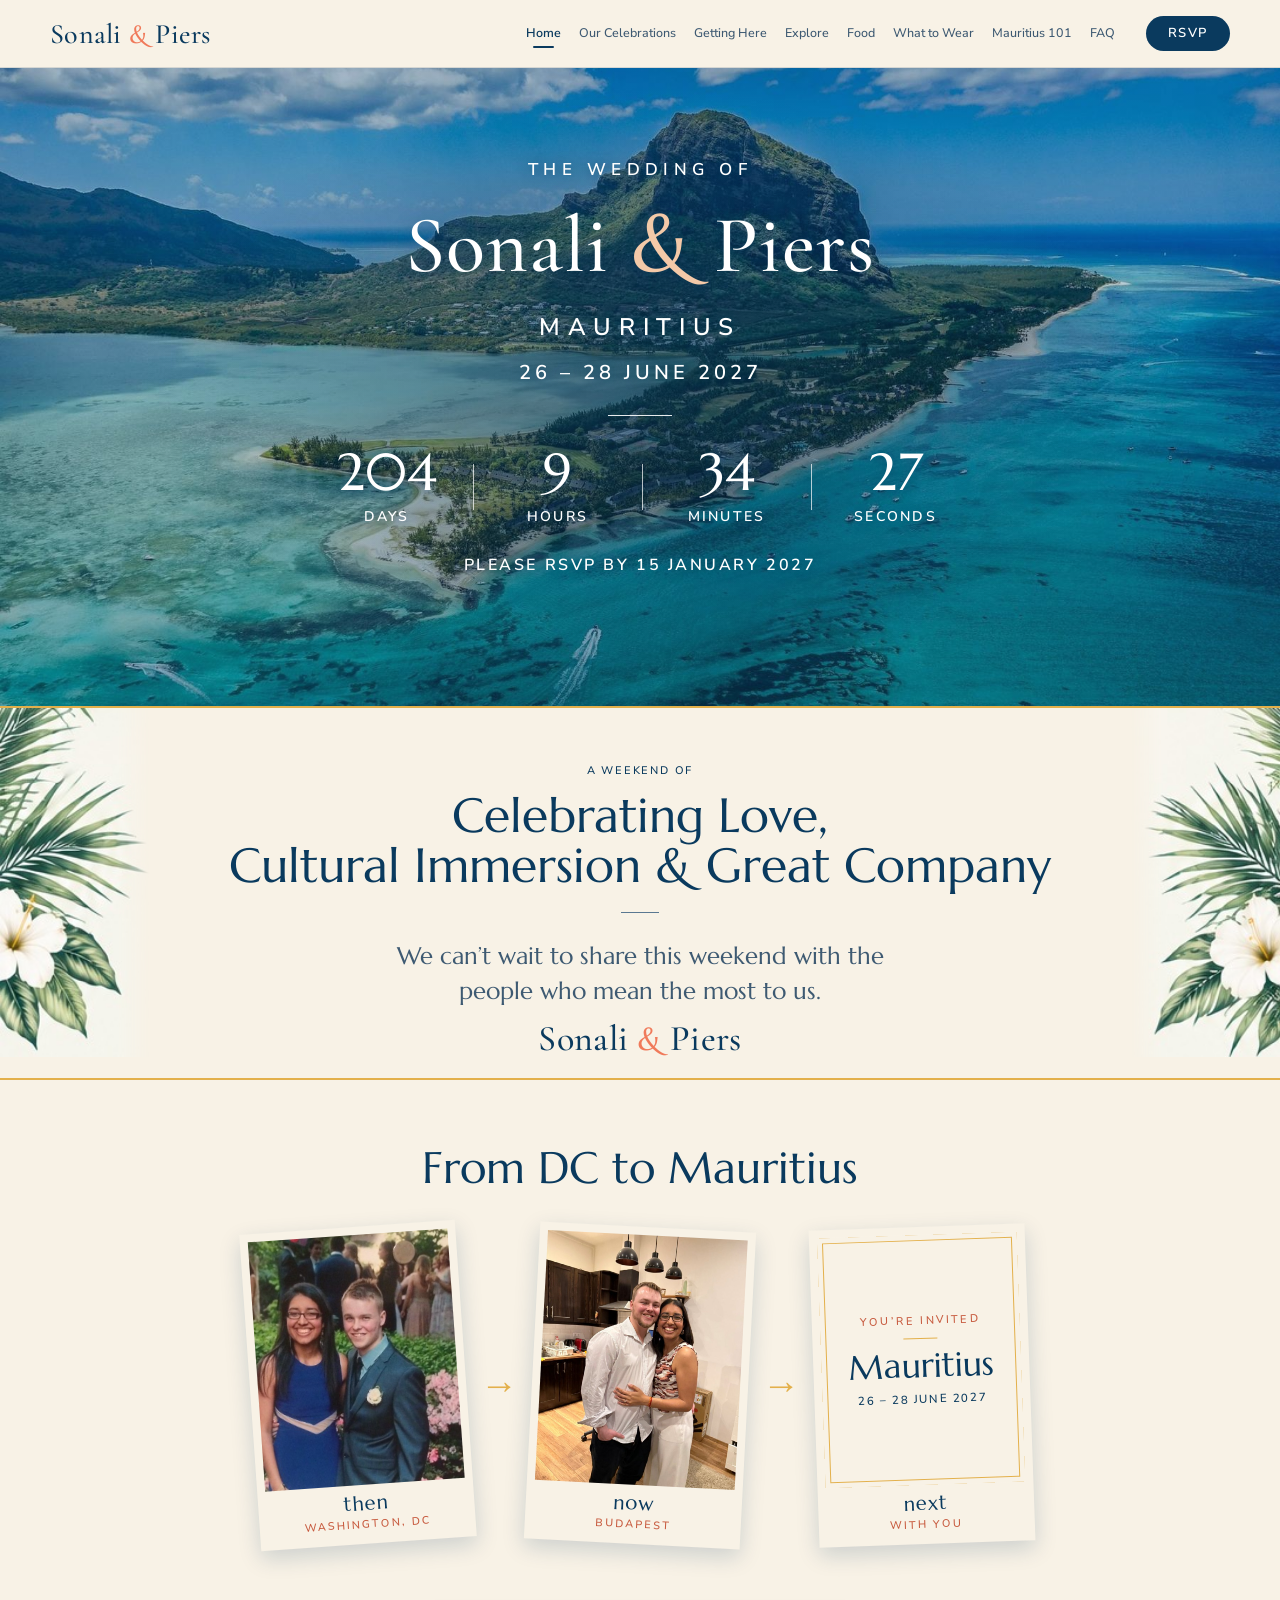
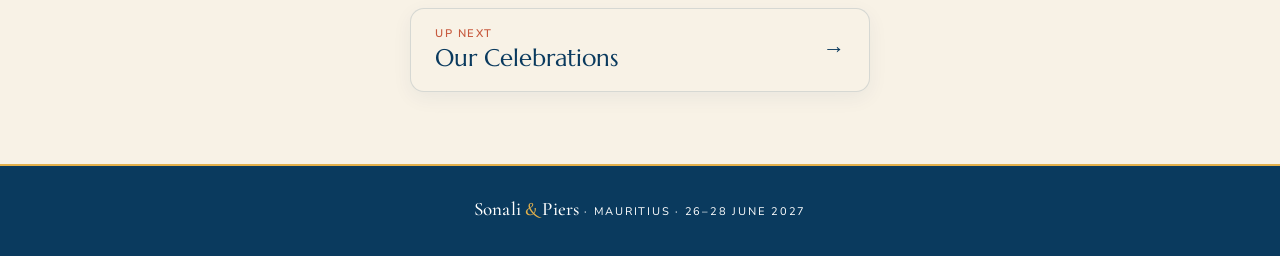
<file: index.html>
<!doctype html>
<html lang="en">
	<head>
		<meta charset="UTF-8" />
		<meta
			name="viewport"
			content="width=device-width, initial-scale=1.0, viewport-fit=cover" />
		<meta
			name="theme-color"
			content="#0d6663" />
		<title>Sonali &amp; Piers | Mauritius Wedding</title>
		<meta name="description" content="Sonali &amp; Piers are getting married in Mauritius, 26–28 June 2027. Celebrations, travel, FAQ and RSVP." />
		<meta property="og:type" content="website" />
		<meta property="og:site_name" content="Sonali &amp; Piers" />
		<meta property="og:title" content="Sonali &amp; Piers | Mauritius Wedding" />
		<meta property="og:description" content="Sonali &amp; Piers are getting married in Mauritius, 26–28 June 2027. Celebrations, travel, FAQ and RSVP." />
		<meta property="og:url" content="https://piers-kirk.github.io/sonali-and-piers-wedding-website/" />
		<meta property="og:image" content="https://piers-kirk.github.io/sonali-and-piers-wedding-website/assets/images/share.jpg" />
		<meta property="og:image:width" content="1200" />
		<meta property="og:image:height" content="630" />
		<meta property="og:image:alt" content="Sonali &amp; Piers, Mauritius, 26 to 28 June 2027, over an aerial photo of Le Morne" />
		<meta name="twitter:card" content="summary_large_image" />
		<meta name="theme-color" content="#f8f2e6" />
		<link
			rel="preconnect"
			href="https://fonts.googleapis.com" />
		<link
			rel="preconnect"
			href="https://fonts.gstatic.com"
			crossorigin />
		<link
			href="https://fonts.googleapis.com/css2?family=Cormorant+Garamond:wght@500;600&family=Marcellus&family=Nunito+Sans:wght@300;400;600;700&family=Great+Vibes&display=swap"
			rel="stylesheet" />
		<link rel="icon" href="assets/images/favicon.svg" type="image/svg+xml" />
		<link rel="stylesheet" href="assets/css/style.css?v=20261116a" />
		<link rel="stylesheet" href="assets/css/site.css?v=20261116a" />
</head>
	<body data-page="home">
		<header class="site-head">
			<a class="brand" href="index.html#home" aria-label="Sonali and Piers, home">Sonali <span>&amp;</span> Piers</a>
			<nav class="site-nav" aria-label="Main"><a href="index.html#home" data-nav="home">Home</a><a href="index.html#itinerary" data-nav="itinerary">Our Celebrations</a><a href="index.html#travel" data-nav="travel">Getting Here</a><a href="explore.html" data-nav="explore">Explore</a><a href="food.html" data-nav="food">Food</a><a href="wear.html" data-nav="wear">What to Wear</a><a href="tips.html" data-nav="tips">Mauritius 101</a><a href="index.html#faq" data-nav="faq">FAQ</a></nav>
			<a class="head-rsvp" href="index.html#rsvp" data-nav="rsvp">RSVP</a>
		</header>
		<nav class="tabbar" aria-label="Main"><a href="index.html#home" data-nav="home"><svg viewBox="0 0 24 24" aria-hidden="true"><path d="M3 10.5 12 3l9 7.5"/><path d="M5 9.5V20h5v-6h4v6h5V9.5"/></svg><span>Home</span></a><a href="index.html#itinerary" data-nav="itinerary"><svg viewBox="0 0 24 24" aria-hidden="true"><rect x="3.5" y="5" width="17" height="15.5" rx="2"/><path d="M3.5 10h17M8 3v4M16 3v4"/><path d="m9.2 15 2 2 3.8-4" /></svg><span>Celebrations</span></a><a href="index.html#travel" data-nav="travel"><svg viewBox="0 0 24 24" aria-hidden="true"><path d="M10.2 20.5 12 15l4.6 4.3 1.6-.6-2.4-6.5 3.6-3.6a1.9 1.9 0 0 0-2.7-2.7l-3.6 3.6-6.5-2.4-.6 1.6L10.3 12l-5.5 1.8-1.4-1.4-1.3.6 2.3 2.8 2.8 2.3.6-1.3z"/></svg><span>Getting Here</span></a><a href="explore.html" data-nav="explore"><svg viewBox="0 0 24 24" aria-hidden="true"><circle cx="12" cy="12" r="8.5"/><path d="m15.5 8.5-2 5-5 2 2-5z"/></svg><span>Explore</span></a><button class="tab-more" type="button" aria-expanded="false" aria-controls="more-sheet"><svg viewBox="0 0 24 24" aria-hidden="true"><rect x="4" y="4" width="6.5" height="6.5" rx="1.6"/><rect x="13.5" y="4" width="6.5" height="6.5" rx="1.6"/><rect x="4" y="13.5" width="6.5" height="6.5" rx="1.6"/><rect x="13.5" y="13.5" width="6.5" height="6.5" rx="1.6"/></svg><span>More</span></button></nav>
		<div class="more-sheet" id="more-sheet" hidden><div class="more-scrim" data-close-more></div><div class="more-panel" role="dialog" aria-modal="true" aria-label="More pages"><p class="more-h">More</p><ul><li><a href="food.html" data-nav="food"><svg viewBox="0 0 24 24" aria-hidden="true"><path d="M7 3v8M4.5 3v5a2.5 2.5 0 0 0 5 0V3M7 11v10"/><path d="M17.5 21V3c-2.2 1.3-3.5 3.7-3.5 7v3h3.5"/></svg><span>Food</span><i aria-hidden="true">›</i></a></li><li><a href="wear.html" data-nav="wear"><svg viewBox="0 0 24 24" aria-hidden="true"><path d="M12 7.5a2 2 0 1 1 2-2"/><path d="M12 7.5v1.2L3.2 15.6a1 1 0 0 0 .6 1.9h16.4a1 1 0 0 0 .6-1.9L12 8.7"/></svg><span>What to Wear</span><i aria-hidden="true">›</i></a></li><li><a href="tips.html" data-nav="tips"><svg viewBox="0 0 24 24" aria-hidden="true"><circle cx="12" cy="12" r="8.5"/><path d="M12 11v5.5"/><circle cx="12" cy="7.8" r=".7" fill="currentColor"/></svg><span>Mauritius 101</span><i aria-hidden="true">›</i></a></li><li><a href="index.html#faq" data-nav="faq"><svg viewBox="0 0 24 24" aria-hidden="true"><circle cx="12" cy="12" r="8.5"/><path d="M9.7 9.5a2.4 2.4 0 1 1 3.3 2.2c-.7.3-1 .8-1 1.5v.4"/><circle cx="12" cy="16.6" r=".6" fill="currentColor"/></svg><span>FAQ</span><i aria-hidden="true">›</i></a></li></ul></div></div>
		<header
			class="hero"
			id="home" data-view="home">
			<div class="hero-content">
				<p class="eyebrow">THE WEDDING OF</p>
				<h1 class="names"><span>Sonali</span> <span class="name-amp">&amp;</span> <span>Piers</span></h1>
				<p class="hero-location">MAURITIUS</p>
				<p class="hero-date">26 – 28 JUNE 2027</p>
				<span
					class="hero-rule"
					aria-hidden="true"></span>
				<div class="countdown" aria-label="Countdown to the wedding"><div><span data-unit="days">0</span><p>DAYS</p></div><i></i><div><span data-unit="hours">0</span><p>HOURS</p></div><i></i><div><span data-unit="minutes">0</span><p>MINUTES</p></div><i></i><div><span data-unit="seconds">0</span><p>SECONDS</p></div></div>
				<p class="rsvp-by hero-by">PLEASE RSVP BY 15 JANUARY 2027</p>
			</div>
		</header>

		<main>
			<section
				class="intro tropical-corners"
				id="welcome" data-view="home">
				<span class="deco deco-l" aria-hidden="true"></span><span class="deco deco-r" aria-hidden="true"></span>
				<p class="section-label">A WEEKEND OF</p>
				<h2>Celebrating Love,<br />Cultural Immersion &amp; Great Company</h2>
				<p class="welcome-note">We can’t wait to share this weekend with the people who mean the most to us.</p>
				<p class="sig">Sonali <span class="name-amp">&amp;</span> Piers</p>
			</section>

			<section class="story" id="story" data-view="home">
				<h2>From DC to Mauritius</h2>
				<div class="story-pols">
					<figure class="pol pol-a"><img src="assets/images/story-then.jpg" alt="Sonali and Piers at prom" loading="lazy" /><figcaption>then<small>Washington, DC</small></figcaption></figure>
					<span class="story-arrow" aria-hidden="true">→</span>
					<figure class="pol pol-b"><img src="assets/images/story-now.jpg" alt="Sonali and Piers today" loading="lazy" /><figcaption>now<small>Budapest</small></figcaption></figure>
					<span class="story-arrow story-arrow-2" aria-hidden="true">→</span>
					<figure class="pol pol-c"><div class="inv" role="img" aria-label="You're invited to Mauritius, 26 to 28 June 2027"><span class="inv-k">You’re invited</span><span class="inv-line"></span><span class="inv-m">Mauritius</span><span class="inv-d">26 – 28 June 2027</span></div><figcaption>next<small>with you</small></figcaption></figure>
				</div>
			<a class="view-next" href="#itinerary"><small>Up next</small><b>Our Celebrations</b><span aria-hidden="true">→</span></a></section>
			<section
				class="celebrations"
				id="itinerary" data-view="itinerary"><span class="hib hib-l" aria-hidden="true"></span><span class="hib hib-r" aria-hidden="true"></span>
				<div class="section-heading">
					<span></span>
					<h2>OUR CELEBRATIONS</h2>
					<span></span>
				</div>
<div class="toran" aria-hidden="true"></div>

				<div class="ce-grid"><article class="ce"><figure class="ce-art"><img src="assets/images/events/mehendi.jpeg" alt="Hands decorated with mehendi (henna)" loading="lazy" decoding="async" /><div class="ce-date"><span>SAT</span><b>26</b><span>JUNE</span></div></figure>
<div class="ce-body"><h3>Mehendi</h3><p class="ce-time">6:00 PM – Midnight</p><p class="ce-venue">Domaine Anna</p><p class="ce-serve">Dinner will be served</p><p class="ce-copy">A joyful start to the weekend with colour.</p>
<a class="ce-map" href="https://www.google.com/maps/place/Domaine+Anna/@-20.2659439,57.3825025,17z/data=!3m1!4b1!4m6!3m5!1s0x217c43f70ab8f611:0x45fe65e4c6f3e160!8m2!3d-20.265949!4d57.3850828!16s%2Fg%2F1w0nbml6?entry=ttu&amp;g_ep=EgoyMDI2MTEwNC4wIKXMDSoASAFQAw%3D%3D" target="_blank" rel="noopener"><svg viewBox="0 0 24 24" aria-hidden="true"><path d="M12 21s-7-6.2-7-11.5A7 7 0 0 1 19 9.5C19 14.8 12 21 12 21z"/><circle cx="12" cy="9.5" r="2.5"/></svg>View on map</a>
<div class="ce-actions"><a class="ce-cal" href="assets/calendar/mehendi.ics" download>Add to calendar</a><a class="ce-cal alt" href="https://calendar.google.com/calendar/render?action=TEMPLATE&amp;text=Sonali%20%26%20Piers%20-%20Mehendi&amp;dates=20270626T140000Z/20270626T200000Z&amp;location=Domaine%20Anna%2C%20Flic%20en%20Flac%2C%20Mauritius&amp;details=Times%20are%20Mauritius%20time%20%28UTC%2B4%29." target="_blank" rel="noopener">Google Calendar</a></div><div class="ce-expect"><p class="ce-expect-h">What to expect</p><p>The Mehendi is a relaxed, colourful party the evening before the wedding. Henna (mehendi) artists paint intricate designs on the bride’s hands and feet, and guests are very welcome to have a design too. It takes around 20 minutes to dry, so it’s the perfect excuse to sit back with a drink. Expect music, dancing and plenty of food. There are no formalities, just come and enjoy yourself.</p></div><div class="ce-wear"><p class="ce-wear-h">What to wear</p><p>Traditional Indian attire encouraged; Western festive attire is also welcome.</p><p class="ce-pal-tbc"><span aria-hidden="true"><i></i><i></i><i></i></span>Colour palette coming soon</p><a class="ce-insp" href="wear.html#mehendi">Outfit ideas &rarr;</a></div></div></article><article class="ce"><figure class="ce-art"><img src="assets/images/events/hilton_mauritius.jpeg" alt="Hilton Mauritius Resort &amp; Spa, Flic en Flac" loading="lazy" decoding="async" /><div class="ce-date"><span>SUN</span><b>27</b><span>JUNE</span></div></figure>
<div class="ce-body"><h3>The Wedding</h3><p class="ce-time">3:00 – 6:00 PM</p><p class="ce-venue">Hilton Mauritius Resort &amp; Spa</p><p class="ce-serve">Light snacks and refreshments will be served</p><p class="ce-copy">Join us as we exchange vows and celebrate.</p>
<a class="ce-map" href="https://www.google.com/maps/place/Hilton+Mauritius+Resort+%26+Spa/@-20.3084199,57.3672756,17z/data=!4m9!3m8!1s0x217c4179ae900001:0xa99a5f3eeeeec6ca!5m2!4m1!1i2!8m2!3d-20.3084199!4d57.3672756!16s%2Fg%2F1td0kdqw?entry=ttu&amp;g_ep=EgoyMDI2MTEwNC4wIKXMDSoASAFQAw%3D%3D" target="_blank" rel="noopener"><svg viewBox="0 0 24 24" aria-hidden="true"><path d="M12 21s-7-6.2-7-11.5A7 7 0 0 1 19 9.5C19 14.8 12 21 12 21z"/><circle cx="12" cy="9.5" r="2.5"/></svg>View on map</a>
<div class="ce-actions"><a class="ce-cal" href="assets/calendar/wedding.ics" download>Add to calendar</a><a class="ce-cal alt" href="https://calendar.google.com/calendar/render?action=TEMPLATE&amp;text=Sonali%20%26%20Piers%20-%20The%20Wedding&amp;dates=20270627T110000Z/20270627T140000Z&amp;location=Hilton%20Mauritius%20Resort%20%26%20Spa%2C%20Flic%20en%20Flac%2C%20Mauritius&amp;details=Times%20are%20Mauritius%20time%20%28UTC%2B4%29." target="_blank" rel="noopener">Google Calendar</a></div><div class="ce-expect"><p class="ce-expect-h">What to expect</p><p>Our wedding is a traditional Hindu ceremony, led by a priest under a decorated canopy called a mandap. It’s more relaxed than many Western ceremonies: it’s fine to chat quietly and take photos. Look out for the jaimala, when we exchange flower garlands, and the pheras, when we walk around a sacred fire seven times, making a promise with each round. The ceremony ends with the sindoor and mangalsutra, which mark the bride as married. Please arrive a little early to find your seat.</p></div><div class="ce-wear"><p class="ce-wear-h">What to wear</p><p>Traditional Indian attire encouraged; Western formal attire is equally welcome.</p><p class="ce-pal-tbc"><span aria-hidden="true"><i></i><i></i><i></i></span>Colour palette coming soon</p><a class="ce-insp" href="wear.html#wedding">Outfit ideas &rarr;</a></div></div></article><article class="ce"><figure class="ce-art"><img src="assets/images/events/reception.jpeg" alt="The Ruins of Balaclava at night" loading="lazy" decoding="async" /><div class="ce-date"><span>MON</span><b>28</b><span>JUNE</span></div></figure>
<div class="ce-body"><h3>The Reception</h3><p class="ce-time">6:00 PM – Midnight</p><p class="ce-venue">Ruins of Balaclava, Maritim Resort &amp; Spa</p><p class="ce-serve">Dinner will be served</p><p class="ce-copy">Dinner, dancing and a big finale to our wedding weekend.</p>
<a class="ce-map" href="https://www.google.com/maps/place/Historical+Ruins+of+Balaclava/@-20.0841305,57.5164028,16z/data=!4m10!1m2!2m1!1sRuines+de+Balaclava+Maritim+Resort+Mauritius!3m6!1s0x217c530b0ad2eef7:0xcdc414f5a4ec753e!8m2!3d-20.0856876!4d57.520626![base64]!16s%2Fg%2F11hdvd_tl2?entry=ttu&amp;g_ep=EgoyMDI2MTEwNC4wIKXMDSoASAFQAw%3D%3D" target="_blank" rel="noopener"><svg viewBox="0 0 24 24" aria-hidden="true"><path d="M12 21s-7-6.2-7-11.5A7 7 0 0 1 19 9.5C19 14.8 12 21 12 21z"/><circle cx="12" cy="9.5" r="2.5"/></svg>View on map</a>
<div class="ce-actions"><a class="ce-cal" href="assets/calendar/reception.ics" download>Add to calendar</a><a class="ce-cal alt" href="https://calendar.google.com/calendar/render?action=TEMPLATE&amp;text=Sonali%20%26%20Piers%20-%20The%20Reception&amp;dates=20270628T140000Z/20270628T200000Z&amp;location=Ruins%20of%20Balaclava%2C%20Maritim%20Resort%20%26%20Spa%2C%20Balaclava%2C%20Mauritius&amp;details=Times%20are%20Mauritius%20time%20%28UTC%2B4%29." target="_blank" rel="noopener">Google Calendar</a></div><div class="ce-expect"><p class="ce-expect-h">What to expect</p><p>The Reception is our big celebration to close the weekend, held outdoors at the Ruins of Balaclava. Expect dinner, a few toasts and lots of dancing until midnight. June is winter in Mauritius, so evenings can feel cool once the sun sets. Bring a light layer or shawl.</p></div><div class="ce-wear"><p class="ce-wear-h">What to wear</p><p>Chic evening attire; both Indian and Western outfits are welcome.</p><p class="ce-pal-tbc"><span aria-hidden="true"><i></i><i></i><i></i></span>Colour palette coming soon</p><a class="ce-insp" href="wear.html#reception">Outfit ideas &rarr;</a></div></div></article></div>
			<a class="view-next" href="#travel"><small>Up next</small><b>Getting Here</b><span aria-hidden="true">→</span></a></section>

			<section class="travel" id="travel" data-view="travel">
				<p class="section-label">FLIGHTS &amp; WHERE TO STAY</p>
				<h2>Getting Here</h2><div class="toran garland" aria-hidden="true"></div>
				<p class="travel-intro">Here are some airline recommendations. Try to land 3–5 days before the festivities begin, around 21–23 June, so you have time to recover from the journey and the jet lag.</p>
				<div class="stamps"><a class="stamp" style="--c:#e4695a;--r:-7deg" href="https://www.turkishairlines.com" target="_blank" rel="noopener"><small>DEPARTED VIA</small><b>Turkish Airlines</b><small>ISTANBUL · IST</small></a><a class="stamp" style="--c:#0d615e;--r:5deg" href="https://www.emirates.com" target="_blank" rel="noopener"><small>DEPARTED VIA</small><b>Emirates</b><small>DUBAI · DXB</small></a><a class="stamp" style="--c:#123b4a;--r:-3deg" href="https://www.airfrance.com" target="_blank" rel="noopener"><small>DEPARTED VIA</small><b>Air France</b><small>PARIS · CDG</small></a></div>
				<p class="travel-note">Before you fly, fill in the free <a href="https://safemauritius.govmu.org/" target="_blank" rel="noopener">SafeMauritius travel form</a>.</p>
				<div class="stay" id="stay">
					<p class="section-label">WHERE TO STAY</p>
					<h3>Stay in Flic en Flac</h3>
					<p class="travel-intro">Most of the festivities are in Flic en Flac, so we recommend staying there. It’s a small island, so if you’re not in Flic en Flac, you’ll be fine wherever you end up.</p>
					<article class="stay-pick">
						<span class="stay-badge">OUR PICK</span>
						<h4><a class="stay-name" href="https://www.hilton.com/en/hotels/mruhihi-hilton-mauritius-resort-and-spa/" target="_blank" rel="noopener">Hilton Mauritius Resort &amp; Spa</a></h4>
						<p>Where the wedding takes place. A beachfront resort in Flic en Flac with a spa, a pool and several restaurants.</p>
						<div class="stay-links"><a href="https://www.hilton.com/en/hotels/mruhihi-hilton-mauritius-resort-and-spa/" target="_blank" rel="noopener">Hilton website</a><a href="https://www.google.com/maps/search/?api=1&amp;query=Hilton%20Mauritius%20Resort%20%26%20Spa" target="_blank" rel="noopener">View on map</a></div>
					</article>
					<p class="stay-sub">MORE PLACES WE LIKE THE LOOK OF</p>
					<div class="stay-grid">
						<article class="stay-card"><h4><a class="stay-name" href="https://sands.mu/" target="_blank" rel="noopener">Sands Suites Resort &amp; Spa</a></h4><p>Right on Flic en Flac beach, and very well reviewed by guests.</p><div class="stay-card-links"><a href="https://sands.mu/" target="_blank" rel="noopener">Website</a><a href="https://www.google.com/maps/search/?api=1&amp;query=Sands%20Suites%20Resort%20%26%20Spa%20Flic%20en%20Flac%20Mauritius" target="_blank" rel="noopener">View on map</a></div></article>
						<article class="stay-card"><h4><a class="stay-name" href="https://www.yoursunlife.com/lapiroguemauritius/" target="_blank" rel="noopener">La Pirogue</a></h4><p>A beach resort a short drive along the coast, with great guest reviews.</p><div class="stay-card-links"><a href="https://www.yoursunlife.com/lapiroguemauritius/" target="_blank" rel="noopener">Website</a><a href="https://www.google.com/maps/search/?api=1&amp;query=La%20Pirogue%20Mauritius%20Flic%20en%20Flac" target="_blank" rel="noopener">View on map</a></div></article>
						<article class="stay-card"><h4><a class="stay-name" href="https://www.yoursunlife.com/sugarbeachmauritius/" target="_blank" rel="noopener">Sugar Beach</a></h4><p>Another well-reviewed beach resort close to Flic en Flac.</p><div class="stay-card-links"><a href="https://www.yoursunlife.com/sugarbeachmauritius/" target="_blank" rel="noopener">Website</a><a href="https://www.google.com/maps/search/?api=1&amp;query=Sugar%20Beach%20Mauritius%20Flic%20en%20Flac" target="_blank" rel="noopener">View on map</a></div></article>
						<article class="stay-card"><h4><a class="stay-name" href="https://sofitel.accor.com/en/hotels/1144.html" target="_blank" rel="noopener">Sofitel Mauritius L&rsquo;Imperial</a></h4><p>A beach resort just along the coast from Flic en Flac.</p><div class="stay-card-links"><a href="https://sofitel.accor.com/en/hotels/1144.html" target="_blank" rel="noopener">Website</a><a href="https://www.google.com/maps/search/?api=1&amp;query=Sofitel%20Mauritius%20L%27Imperial%20Resort%20%26%20Spa" target="_blank" rel="noopener">View on map</a></div></article>
					</div>
					<article class="stay-bnb">
						<h4>Prefer an Airbnb?</h4>
						<p>There are plenty of houses, villas and apartments in and around Flic en Flac, which works well if you’re travelling in a group.</p>
						<a href="https://www.airbnb.com/flic-en-flac-mauritius/stays" target="_blank" rel="noopener">Browse Airbnbs in Flic en Flac</a>
					</article>
					<article class="stay-bnb stay-maritim">
						<h4>Staying on after the reception?</h4>
						<p>If you’d rather not travel back on Monday night, you can stay at <a class="stay-name" href="https://www.maritim.com" target="_blank" rel="noopener">Maritim Resort &amp; Spa</a>, where the reception is held, on 28 June at a special wedding rate. Let us know when you RSVP and we’ll share the details.</p>
					</article>
					<p class="stay-note">Prices and availability are on each website.</p>
				</div>
				<div class="isle" id="isle">
					<div class="isle-head"><p class="lbl">FIND YOUR WAY AROUND</p><h3>Our island, at a glance</h3><p class="isle-sub">Tap a place to see what’s happening there.</p></div>
					<div class="isle-body">
						<div class="isle-map"><svg id="isle-svg" viewBox="0 0 420 470" role="img" aria-label="Map of Mauritius showing the airport, Flic en Flac and the three wedding venues"></svg></div>
						<div class="isle-panel" aria-live="polite">
							<div class="isle-chips" role="tablist" id="isle-chips"></div>
							<article class="isle-card" id="isle-card"></article>
						</div>
					</div>
				</div>
			<a class="view-next" href="explore.html"><small>Up next</small><b>Explore</b><span aria-hidden="true">→</span></a></section>

			<section class="faq" id="faq" data-view="faq"><p class="section-label">FREQUENTLY ASKED QUESTIONS</p><h2>FAQ</h2><div class="toran diyas" aria-hidden="true"></div><div class="faq-tabs" role="tablist"><button type="button" class="faq-tab" role="tab" data-p="faq-0" aria-selected="true">GETTING THERE</button><button type="button" class="faq-tab" role="tab" data-p="faq-1" aria-selected="false">WEATHER &amp; PACKING</button><button type="button" class="faq-tab" role="tab" data-p="faq-2" aria-selected="false">ATTIRE</button><button type="button" class="faq-tab" role="tab" data-p="faq-3" aria-selected="false">OUR CELEBRATIONS</button></div><div class="faq-panel" role="tabpanel" id="faq-0"><details><summary>How do I get from the airport?</summary><p>The airport (MRU) is about an hour’s drive from Flic en Flac. Taxis and pre-booked transfers are easy to arrange. Group transfer details are coming soon.</p></details><details><summary>Do I need a visa or any forms?</summary><p>It depends on your passport. Many nationalities can enter visa-free for tourism, but please check the official Mauritius Passport and Immigration Office website for yours. Every traveller must also complete the free All-in-One Travel Digital Form on the <a href="https://safemauritius.govmu.org/" target="_blank" rel="noopener">official SafeMauritius site</a> before flying (currently at least 72 hours before arrival) and save the QR code to show on arrival.</p></details><details><summary>What about money and tipping?</summary><p>The local currency is the Mauritian rupee (MUR). Cards are widely accepted at hotels and restaurants, but carry some cash for markets and taxis. Tipping is appreciated but not expected.</p></details><details><summary>Can I drive?</summary><p>Cars drive on the left in Mauritius. Many visitors hire a driver for a day of sightseeing.</p></details><details><summary>Can I make a holiday of it?</summary><p>Absolutely. Have a look at our <a href="explore.html">Explore the Island</a> page for our favourite day trips.</p></details></div><div class="faq-panel" role="tabpanel" id="faq-1" hidden><details><summary>What’s the weather like in June?</summary><p>June is winter in Mauritius: sunny days in the mid-20s °C, cooler evenings and the odd shower. The sea is still lovely for swimming.</p></details><details><summary>What should I pack?</summary><p>Light layers, something warmer for the evenings, swimwear, a sun hat, sunscreen, insect repellent and comfortable shoes for sightseeing.</p></details><details><summary>Plugs, power &amp; phones?</summary><p>Sockets are Type C and G (230V), so UK plugs work. Mauritius is on GMT+4. Check your roaming charges, or pick up a local SIM or eSIM.</p></details></div><div class="faq-panel" role="tabpanel" id="faq-2" hidden><details><summary>What should I wear?</summary><p>Each celebration has its own dress code on the <a href="#itinerary">Our Celebrations</a> page, and our <a href="wear.html">What to Wear</a> page has outfit ideas and a quick guide to Indian clothes. Indian and Western attire are both welcome.</p></details><details><summary>Where can I get Indian outfits?</summary><p>Borrow from friends and family, buy online before you travel, or look to the tailors and shops in Mauritius (Port Louis is a good place to start). See our <a href="wear.html">What to Wear</a> page for more.</p></details></div><div class="faq-panel" role="tabpanel" id="faq-3" hidden><details><summary>Can I bring a plus-one or my children?</summary><p>We’ve named everyone we’re delighted to be celebrating with on your invitation. With a destination wedding and a limited guest list, we’re sadly not able to accommodate additional guests or plus-ones who weren’t included. Thank you so much for understanding. We can’t wait to celebrate with you!</p></details><details><summary>When should I RSVP by?</summary><p>Please RSVP by 15 January 2027.</p></details><details><summary>Gifts, or who do I contact with questions?</summary><p>Please message Sonali or Piers directly.</p></details></div><a class="view-next" href="#rsvp"><small>Up next</small><b>RSVP</b><span aria-hidden="true">→</span></a></section>

			<section
				class="countdown-rsvp"
				id="rsvp" data-view="rsvp">
				<div class="countdown-wrap">
					<p class="section-label">KINDLY REPLY</p>
					<h2 class="rsvp-title">Will you join us?</h2>
					<p class="rsvp-lede">We’d love to know if you can make it.<br />Please reply by <strong>15 January 2027</strong>.</p>
					<div
						class="countdown"
						aria-label="Countdown to the wedding">
						<div>
							<span data-unit="days">0</span>
							<p>DAYS</p>
						</div>
						<i></i>
						<div>
							<span data-unit="hours">0</span>
							<p>HOURS</p>
						</div>
						<i></i>
						<div>
							<span data-unit="minutes">0</span>
							<p>MINUTES</p>
						</div>
						<i></i>
						<div>
							<span data-unit="seconds">0</span>
							<p>SECONDS</p>
						</div>
					</div>
					<a
						class="rsvp-button" href="https://forms.gle/JEmLaittAGjbe9GV7" target="_blank" rel="noopener"
						>RSVP <span>→</span></a
					>
					<p class="cant-wait">WE CAN’T WAIT TO CELEBRATE WITH YOU</p>
				</div>
			</section>

			</main>

		<footer><p><span class="fn">Sonali <span class="name-amp">&amp;</span> Piers</span> · MAURITIUS · 26–28 JUNE 2027</p></footer>
		<script src="assets/js/script.js?v=20261116a"></script>
		<script src="assets/js/site.js?v=20261116a"></script>
	</body>
</html>
</file>
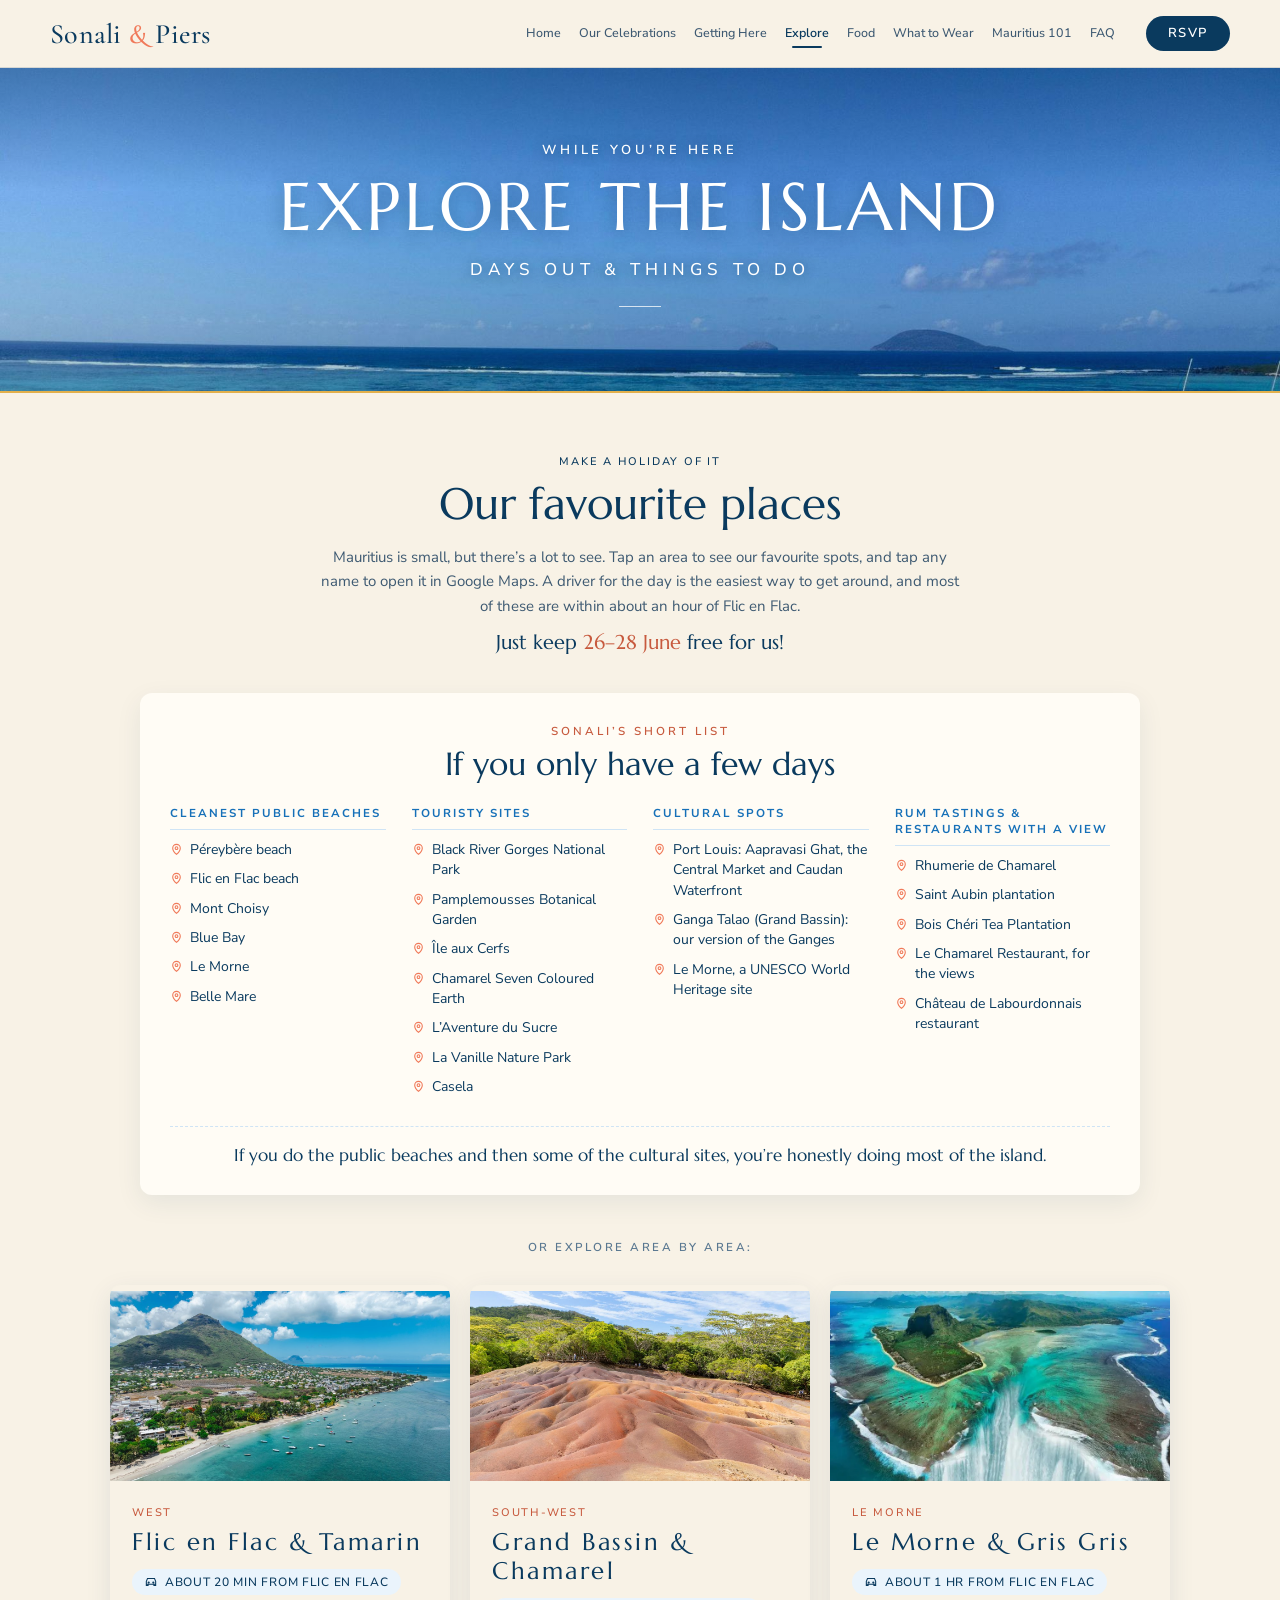
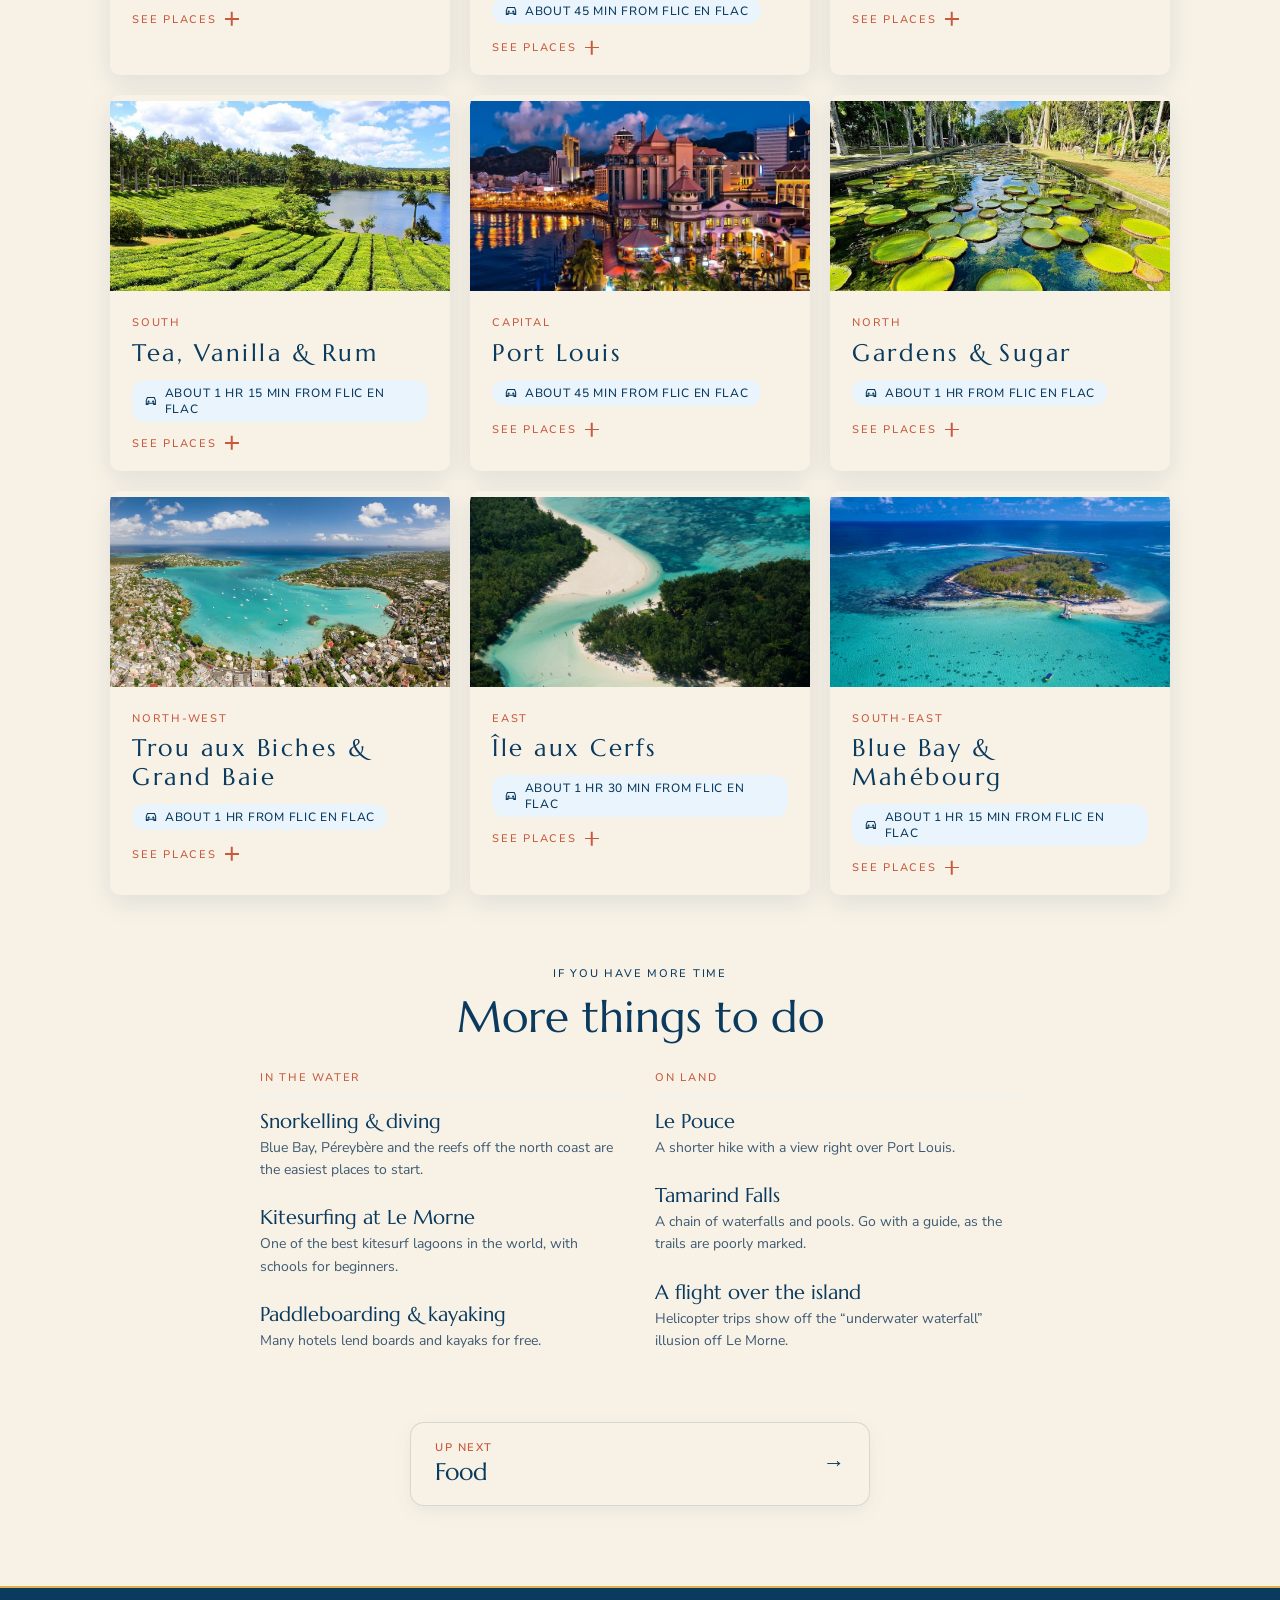
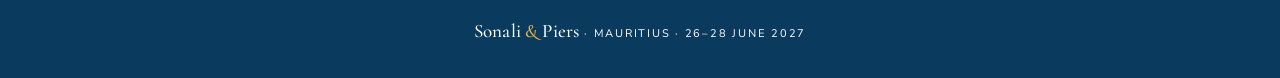
<file: explore.html>
<!doctype html>
<html lang="en">
<head>
		<meta charset="UTF-8" />
		<meta
			name="viewport"
			content="width=device-width, initial-scale=1.0, viewport-fit=cover" />
		<meta
			name="theme-color"
			content="#0d6663" />
		<title>Sonali &amp; Piers | Explore the Island</title>
		<meta name="description" content="Days out and things to do in Mauritius, from Sonali &amp; Piers’s wedding guide." />
		<meta property="og:type" content="website" />
		<meta property="og:site_name" content="Sonali &amp; Piers" />
		<meta property="og:title" content="Sonali &amp; Piers | Explore the Island" />
		<meta property="og:description" content="Days out and things to do in Mauritius, from Sonali &amp; Piers’s wedding guide." />
		<meta property="og:url" content="https://piers-kirk.github.io/sonali-and-piers-wedding-website/explore.html" />
		<meta property="og:image" content="https://piers-kirk.github.io/sonali-and-piers-wedding-website/assets/images/share.jpg" />
		<meta property="og:image:width" content="1200" />
		<meta property="og:image:height" content="630" />
		<meta property="og:image:alt" content="Sonali &amp; Piers, Mauritius, 26 to 28 June 2027, over an aerial photo of Le Morne" />
		<meta name="twitter:card" content="summary_large_image" />
		<meta name="theme-color" content="#f8f2e6" />
		<link
			rel="preconnect"
			href="https://fonts.googleapis.com" />
		<link
			rel="preconnect"
			href="https://fonts.gstatic.com"
			crossorigin />
		<link
			href="https://fonts.googleapis.com/css2?family=Cormorant+Garamond:wght@500;600&family=Marcellus&family=Nunito+Sans:wght@300;400;600;700&family=Great+Vibes&display=swap"
			rel="stylesheet" />
		<link rel="icon" href="assets/images/favicon.svg" type="image/svg+xml" />
		<link rel="stylesheet" href="assets/css/explore.css?v=20261111a" />
		<link rel="stylesheet" href="assets/css/site.css?v=20261111a" />
</head>
<body data-page="explore">
		<header class="site-head">
			<a class="brand" href="index.html#home" aria-label="Sonali and Piers, home">Sonali <span>&amp;</span> Piers</a>
			<nav class="site-nav" aria-label="Main"><a href="index.html#home" data-nav="home">Home</a><a href="index.html#itinerary" data-nav="itinerary">Our Celebrations</a><a href="index.html#travel" data-nav="travel">Getting Here</a><a href="explore.html" data-nav="explore">Explore</a><a href="food.html" data-nav="food">Food</a><a href="wear.html" data-nav="wear">What to Wear</a><a href="tips.html" data-nav="tips">Mauritius 101</a><a href="index.html#faq" data-nav="faq">FAQ</a></nav>
			<a class="head-rsvp" href="index.html#rsvp" data-nav="rsvp">RSVP</a>
		</header>
		<nav class="tabbar" aria-label="Main"><a href="index.html#home" data-nav="home"><svg viewBox="0 0 24 24" aria-hidden="true"><path d="M3 10.5 12 3l9 7.5"/><path d="M5 9.5V20h5v-6h4v6h5V9.5"/></svg><span>Home</span></a><a href="index.html#itinerary" data-nav="itinerary"><svg viewBox="0 0 24 24" aria-hidden="true"><rect x="3.5" y="5" width="17" height="15.5" rx="2"/><path d="M3.5 10h17M8 3v4M16 3v4"/><path d="m9.2 15 2 2 3.8-4" /></svg><span>Celebrations</span></a><a href="index.html#travel" data-nav="travel"><svg viewBox="0 0 24 24" aria-hidden="true"><path d="M10.2 20.5 12 15l4.6 4.3 1.6-.6-2.4-6.5 3.6-3.6a1.9 1.9 0 0 0-2.7-2.7l-3.6 3.6-6.5-2.4-.6 1.6L10.3 12l-5.5 1.8-1.4-1.4-1.3.6 2.3 2.8 2.8 2.3.6-1.3z"/></svg><span>Getting Here</span></a><a href="explore.html" data-nav="explore"><svg viewBox="0 0 24 24" aria-hidden="true"><circle cx="12" cy="12" r="8.5"/><path d="m15.5 8.5-2 5-5 2 2-5z"/></svg><span>Explore</span></a><button class="tab-more" type="button" aria-expanded="false" aria-controls="more-sheet"><svg viewBox="0 0 24 24" aria-hidden="true"><rect x="4" y="4" width="6.5" height="6.5" rx="1.6"/><rect x="13.5" y="4" width="6.5" height="6.5" rx="1.6"/><rect x="4" y="13.5" width="6.5" height="6.5" rx="1.6"/><rect x="13.5" y="13.5" width="6.5" height="6.5" rx="1.6"/></svg><span>More</span></button></nav>
		<div class="more-sheet" id="more-sheet" hidden><div class="more-scrim" data-close-more></div><div class="more-panel" role="dialog" aria-modal="true" aria-label="More pages"><p class="more-h">More</p><ul><li><a href="food.html" data-nav="food"><svg viewBox="0 0 24 24" aria-hidden="true"><path d="M7 3v8M4.5 3v5a2.5 2.5 0 0 0 5 0V3M7 11v10"/><path d="M17.5 21V3c-2.2 1.3-3.5 3.7-3.5 7v3h3.5"/></svg><span>Food</span><i aria-hidden="true">›</i></a></li><li><a href="wear.html" data-nav="wear"><svg viewBox="0 0 24 24" aria-hidden="true"><path d="M12 7.5a2 2 0 1 1 2-2"/><path d="M12 7.5v1.2L3.2 15.6a1 1 0 0 0 .6 1.9h16.4a1 1 0 0 0 .6-1.9L12 8.7"/></svg><span>What to Wear</span><i aria-hidden="true">›</i></a></li><li><a href="tips.html" data-nav="tips"><svg viewBox="0 0 24 24" aria-hidden="true"><circle cx="12" cy="12" r="8.5"/><path d="M12 11v5.5"/><circle cx="12" cy="7.8" r=".7" fill="currentColor"/></svg><span>Mauritius 101</span><i aria-hidden="true">›</i></a></li><li><a href="index.html#faq" data-nav="faq"><svg viewBox="0 0 24 24" aria-hidden="true"><circle cx="12" cy="12" r="8.5"/><path d="M9.7 9.5a2.4 2.4 0 1 1 3.3 2.2c-.7.3-1 .8-1 1.5v.4"/><circle cx="12" cy="16.6" r=".6" fill="currentColor"/></svg><span>FAQ</span><i aria-hidden="true">›</i></a></li></ul></div></div>
		<header class="hero mini" id="home"><div class="hero-content"><p class="eyebrow">WHILE YOU’RE HERE</p><h1>EXPLORE THE ISLAND</h1><p class="hero-location">DAYS OUT &amp; THINGS TO DO</p><span class="hero-rule" aria-hidden="true"></span></div></header>
<main><section class="explore xp">
<p class="section-label">MAKE A HOLIDAY OF IT</p><h2>Our favourite places</h2>
<p class="xp-lede">Mauritius is small, but there’s a lot to see. Tap an area to see our favourite spots, and tap any name to open it in Google Maps. A driver for the day is the easiest way to get around, and most of these are within about an hour of Flic en Flac.</p>
<p class="xp-save">Just keep <b>26–28 June</b> free for us!</p>
<div class="ql"><p class="ql-k">SONALI’S SHORT LIST</p><h3 class="ql-t">If you only have a few days</h3><div class="ql-grid"><div class="ql-c"><p class="ql-h">Cleanest public beaches</p><ul><li><a href="https://www.google.com/maps/search/?api=1&query=P%C3%A9reyb%C3%A8re+beach%2C+Mauritius" target="_blank" rel="noopener"><svg viewBox="0 0 24 24" aria-hidden="true"><path d="M12 21s-7-6.2-7-11.5A7 7 0 0 1 19 9.5C19 14.8 12 21 12 21z"/><circle cx="12" cy="9.5" r="2.5"/></svg><span>Péreybère beach</span></a></li><li><a href="https://www.google.com/maps/search/?api=1&query=Flic+en+Flac+public+beach%2C+Mauritius" target="_blank" rel="noopener"><svg viewBox="0 0 24 24" aria-hidden="true"><path d="M12 21s-7-6.2-7-11.5A7 7 0 0 1 19 9.5C19 14.8 12 21 12 21z"/><circle cx="12" cy="9.5" r="2.5"/></svg><span>Flic en Flac beach</span></a></li><li><a href="https://www.google.com/maps/search/?api=1&query=Mont+Choisy+beach%2C+Mauritius" target="_blank" rel="noopener"><svg viewBox="0 0 24 24" aria-hidden="true"><path d="M12 21s-7-6.2-7-11.5A7 7 0 0 1 19 9.5C19 14.8 12 21 12 21z"/><circle cx="12" cy="9.5" r="2.5"/></svg><span>Mont Choisy</span></a></li><li><a href="https://www.google.com/maps/search/?api=1&query=Blue+Bay+public+beach%2C+Mauritius" target="_blank" rel="noopener"><svg viewBox="0 0 24 24" aria-hidden="true"><path d="M12 21s-7-6.2-7-11.5A7 7 0 0 1 19 9.5C19 14.8 12 21 12 21z"/><circle cx="12" cy="9.5" r="2.5"/></svg><span>Blue Bay</span></a></li><li><a href="https://www.google.com/maps/search/?api=1&query=Le+Morne+public+beach%2C+Mauritius" target="_blank" rel="noopener"><svg viewBox="0 0 24 24" aria-hidden="true"><path d="M12 21s-7-6.2-7-11.5A7 7 0 0 1 19 9.5C19 14.8 12 21 12 21z"/><circle cx="12" cy="9.5" r="2.5"/></svg><span>Le Morne</span></a></li><li><a href="https://www.google.com/maps/search/?api=1&query=Belle+Mare+public+beach%2C+Mauritius" target="_blank" rel="noopener"><svg viewBox="0 0 24 24" aria-hidden="true"><path d="M12 21s-7-6.2-7-11.5A7 7 0 0 1 19 9.5C19 14.8 12 21 12 21z"/><circle cx="12" cy="9.5" r="2.5"/></svg><span>Belle Mare</span></a></li></ul></div><div class="ql-c"><p class="ql-h">Touristy sites</p><ul><li><a href="https://www.google.com/maps/search/?api=1&query=Black+River+Gorges+National+Park%2C+Mauritius" target="_blank" rel="noopener"><svg viewBox="0 0 24 24" aria-hidden="true"><path d="M12 21s-7-6.2-7-11.5A7 7 0 0 1 19 9.5C19 14.8 12 21 12 21z"/><circle cx="12" cy="9.5" r="2.5"/></svg><span>Black River Gorges National Park</span></a></li><li><a href="https://www.google.com/maps/search/?api=1&query=Sir+Seewoosagur+Ramgoolam+Botanical+Garden+Pamplemousses%2C+Mauritius" target="_blank" rel="noopener"><svg viewBox="0 0 24 24" aria-hidden="true"><path d="M12 21s-7-6.2-7-11.5A7 7 0 0 1 19 9.5C19 14.8 12 21 12 21z"/><circle cx="12" cy="9.5" r="2.5"/></svg><span>Pamplemousses Botanical Garden</span></a></li><li><a href="https://www.google.com/maps/search/?api=1&query=%C3%8Ele+aux+Cerfs%2C+Mauritius" target="_blank" rel="noopener"><svg viewBox="0 0 24 24" aria-hidden="true"><path d="M12 21s-7-6.2-7-11.5A7 7 0 0 1 19 9.5C19 14.8 12 21 12 21z"/><circle cx="12" cy="9.5" r="2.5"/></svg><span>Île aux Cerfs</span></a></li><li><a href="https://share.google/05uiLUKiW0CXOr5aU" target="_blank" rel="noopener"><svg viewBox="0 0 24 24" aria-hidden="true"><path d="M12 21s-7-6.2-7-11.5A7 7 0 0 1 19 9.5C19 14.8 12 21 12 21z"/><circle cx="12" cy="9.5" r="2.5"/></svg><span>Chamarel Seven Coloured Earth</span></a></li><li><a href="https://share.google/se6jQ05U9zBaQ1xWr" target="_blank" rel="noopener"><svg viewBox="0 0 24 24" aria-hidden="true"><path d="M12 21s-7-6.2-7-11.5A7 7 0 0 1 19 9.5C19 14.8 12 21 12 21z"/><circle cx="12" cy="9.5" r="2.5"/></svg><span>L’Aventure du Sucre</span></a></li><li><a href="https://www.google.com/maps/search/?api=1&query=La+Vanille+Nature+Park%2C+Mauritius" target="_blank" rel="noopener"><svg viewBox="0 0 24 24" aria-hidden="true"><path d="M12 21s-7-6.2-7-11.5A7 7 0 0 1 19 9.5C19 14.8 12 21 12 21z"/><circle cx="12" cy="9.5" r="2.5"/></svg><span>La Vanille Nature Park</span></a></li><li><a href="https://www.google.com/maps/search/?api=1&query=Casela+Nature+Park%2C+Mauritius" target="_blank" rel="noopener"><svg viewBox="0 0 24 24" aria-hidden="true"><path d="M12 21s-7-6.2-7-11.5A7 7 0 0 1 19 9.5C19 14.8 12 21 12 21z"/><circle cx="12" cy="9.5" r="2.5"/></svg><span>Casela</span></a></li></ul></div><div class="ql-c"><p class="ql-h">Cultural spots</p><ul><li><a href="https://www.google.com/maps/search/?api=1&query=Aapravasi+Ghat+Port+Louis%2C+Mauritius" target="_blank" rel="noopener"><svg viewBox="0 0 24 24" aria-hidden="true"><path d="M12 21s-7-6.2-7-11.5A7 7 0 0 1 19 9.5C19 14.8 12 21 12 21z"/><circle cx="12" cy="9.5" r="2.5"/></svg><span>Port Louis: Aapravasi Ghat, the Central Market and Caudan Waterfront</span></a></li><li><a href="https://www.google.com/maps/search/?api=1&query=Ganga+Talao+Grand+Bassin%2C+Mauritius" target="_blank" rel="noopener"><svg viewBox="0 0 24 24" aria-hidden="true"><path d="M12 21s-7-6.2-7-11.5A7 7 0 0 1 19 9.5C19 14.8 12 21 12 21z"/><circle cx="12" cy="9.5" r="2.5"/></svg><span>Ganga Talao (Grand Bassin): our version of the Ganges</span></a></li><li><a href="https://www.google.com/maps/search/?api=1&query=Le+Morne+Cultural+Landscape%2C+Mauritius" target="_blank" rel="noopener"><svg viewBox="0 0 24 24" aria-hidden="true"><path d="M12 21s-7-6.2-7-11.5A7 7 0 0 1 19 9.5C19 14.8 12 21 12 21z"/><circle cx="12" cy="9.5" r="2.5"/></svg><span>Le Morne, a UNESCO World Heritage site</span></a></li></ul></div><div class="ql-c"><p class="ql-h">Rum tastings &amp; restaurants with a view</p><ul><li><a href="https://www.google.com/maps/search/?api=1&query=Rhumerie+de+Chamarel%2C+Mauritius" target="_blank" rel="noopener"><svg viewBox="0 0 24 24" aria-hidden="true"><path d="M12 21s-7-6.2-7-11.5A7 7 0 0 1 19 9.5C19 14.8 12 21 12 21z"/><circle cx="12" cy="9.5" r="2.5"/></svg><span>Rhumerie de Chamarel</span></a></li><li><a href="https://www.google.com/maps/search/?api=1&query=Saint+Aubin+plantation%2C+Mauritius" target="_blank" rel="noopener"><svg viewBox="0 0 24 24" aria-hidden="true"><path d="M12 21s-7-6.2-7-11.5A7 7 0 0 1 19 9.5C19 14.8 12 21 12 21z"/><circle cx="12" cy="9.5" r="2.5"/></svg><span>Saint Aubin plantation</span></a></li><li><a href="https://www.google.com/maps/search/?api=1&query=Bois+Ch%C3%A9ri+Tea+Plantation%2C+Mauritius" target="_blank" rel="noopener"><svg viewBox="0 0 24 24" aria-hidden="true"><path d="M12 21s-7-6.2-7-11.5A7 7 0 0 1 19 9.5C19 14.8 12 21 12 21z"/><circle cx="12" cy="9.5" r="2.5"/></svg><span>Bois Chéri Tea Plantation</span></a></li><li><a href="https://www.google.com/maps/search/?api=1&query=Le+Chamarel+Restaurant%2C+Mauritius" target="_blank" rel="noopener"><svg viewBox="0 0 24 24" aria-hidden="true"><path d="M12 21s-7-6.2-7-11.5A7 7 0 0 1 19 9.5C19 14.8 12 21 12 21z"/><circle cx="12" cy="9.5" r="2.5"/></svg><span>Le Chamarel Restaurant, for the views</span></a></li><li><a href="https://www.google.com/maps/search/?api=1&query=Ch%C3%A2teau+de+Labourdonnais%2C+Mauritius" target="_blank" rel="noopener"><svg viewBox="0 0 24 24" aria-hidden="true"><path d="M12 21s-7-6.2-7-11.5A7 7 0 0 1 19 9.5C19 14.8 12 21 12 21z"/><circle cx="12" cy="9.5" r="2.5"/></svg><span>Château de Labourdonnais restaurant</span></a></li></ul></div></div><p class="ql-note">If you do the public beaches and then some of the cultural sites, you’re honestly doing most of the island.</p></div>
<p class="ql-more">Or explore area by area:</p>
<div class="xp-app" id="xp-app">
<div class="xp-grid" id="xp-grid"></div>
</div>
</div>
<div class="mo"><p class="section-label">IF YOU HAVE MORE TIME</p><h2>More things to do</h2><div class="mo-grid"><div class="mo-col"><p class="mo-h">IN THE WATER</p><div class="mo-i"><b>Snorkelling &amp; diving</b><p>Blue Bay, Péreybère and the reefs off the north coast are the easiest places to start.</p></div><div class="mo-i"><b>Kitesurfing at Le Morne</b><p>One of the best kitesurf lagoons in the world, with schools for beginners.</p></div><div class="mo-i"><b>Paddleboarding &amp; kayaking</b><p>Many hotels lend boards and kayaks for free.</p></div></div><div class="mo-col"><p class="mo-h">ON LAND</p><div class="mo-i"><b>Le Pouce</b><p>A shorter hike with a view right over Port Louis.</p></div><div class="mo-i"><b>Tamarind Falls</b><p>A chain of waterfalls and pools. Go with a guide, as the trails are poorly marked.</p></div><div class="mo-i"><b>A flight over the island</b><p>Helicopter trips show off the “underwater waterfall” illusion off Le Morne.</p></div></div></div></div>


<a class="view-next" href="food.html"><small>Up next</small><b>Food</b><span aria-hidden="true">→</span></a></section></main>
<footer><p><span class="fn">Sonali <span class="name-amp">&amp;</span> Piers</span> · MAURITIUS · 26–28 JUNE 2027</p></footer>
<script src="assets/js/script.js?v=20261111a"></script>
		<script src="assets/js/site.js?v=20261111a"></script>
<script src="assets/js/explore.js?v=20261111a"></script>
</body></html>
</file>
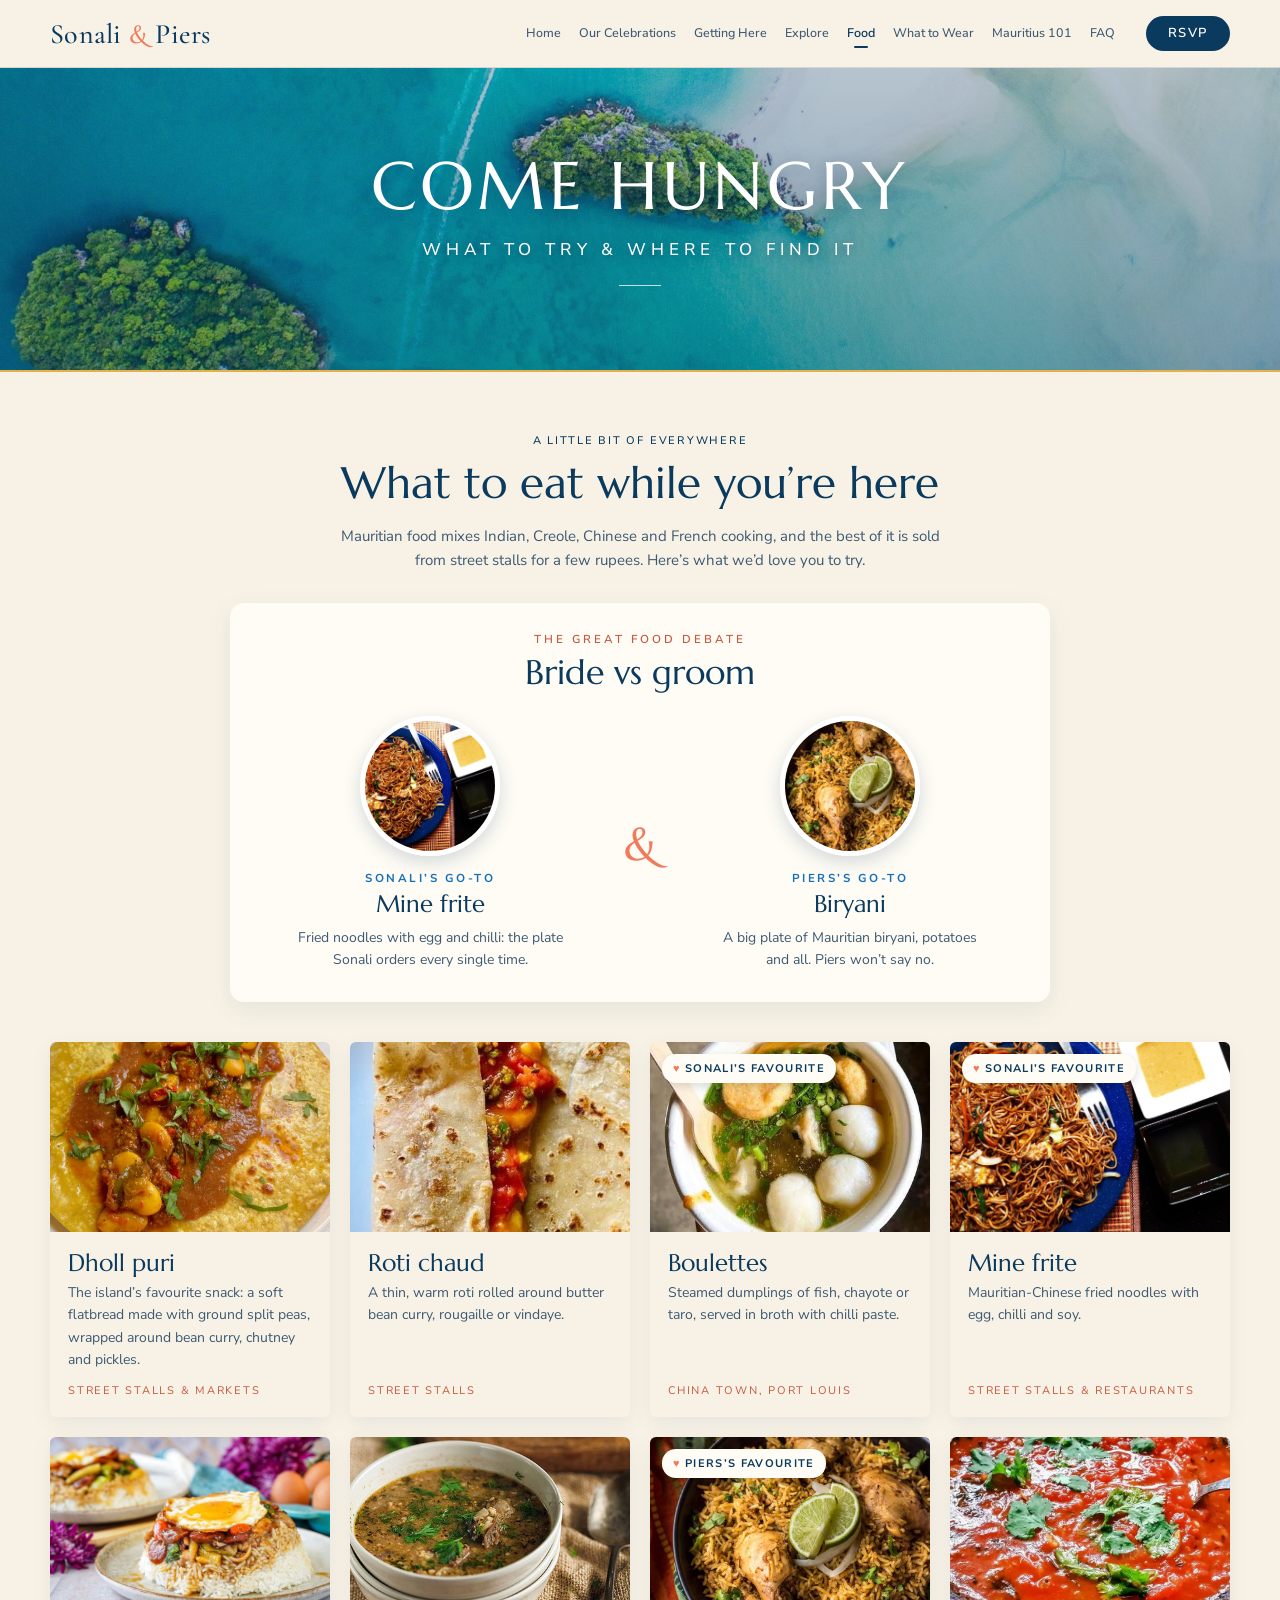
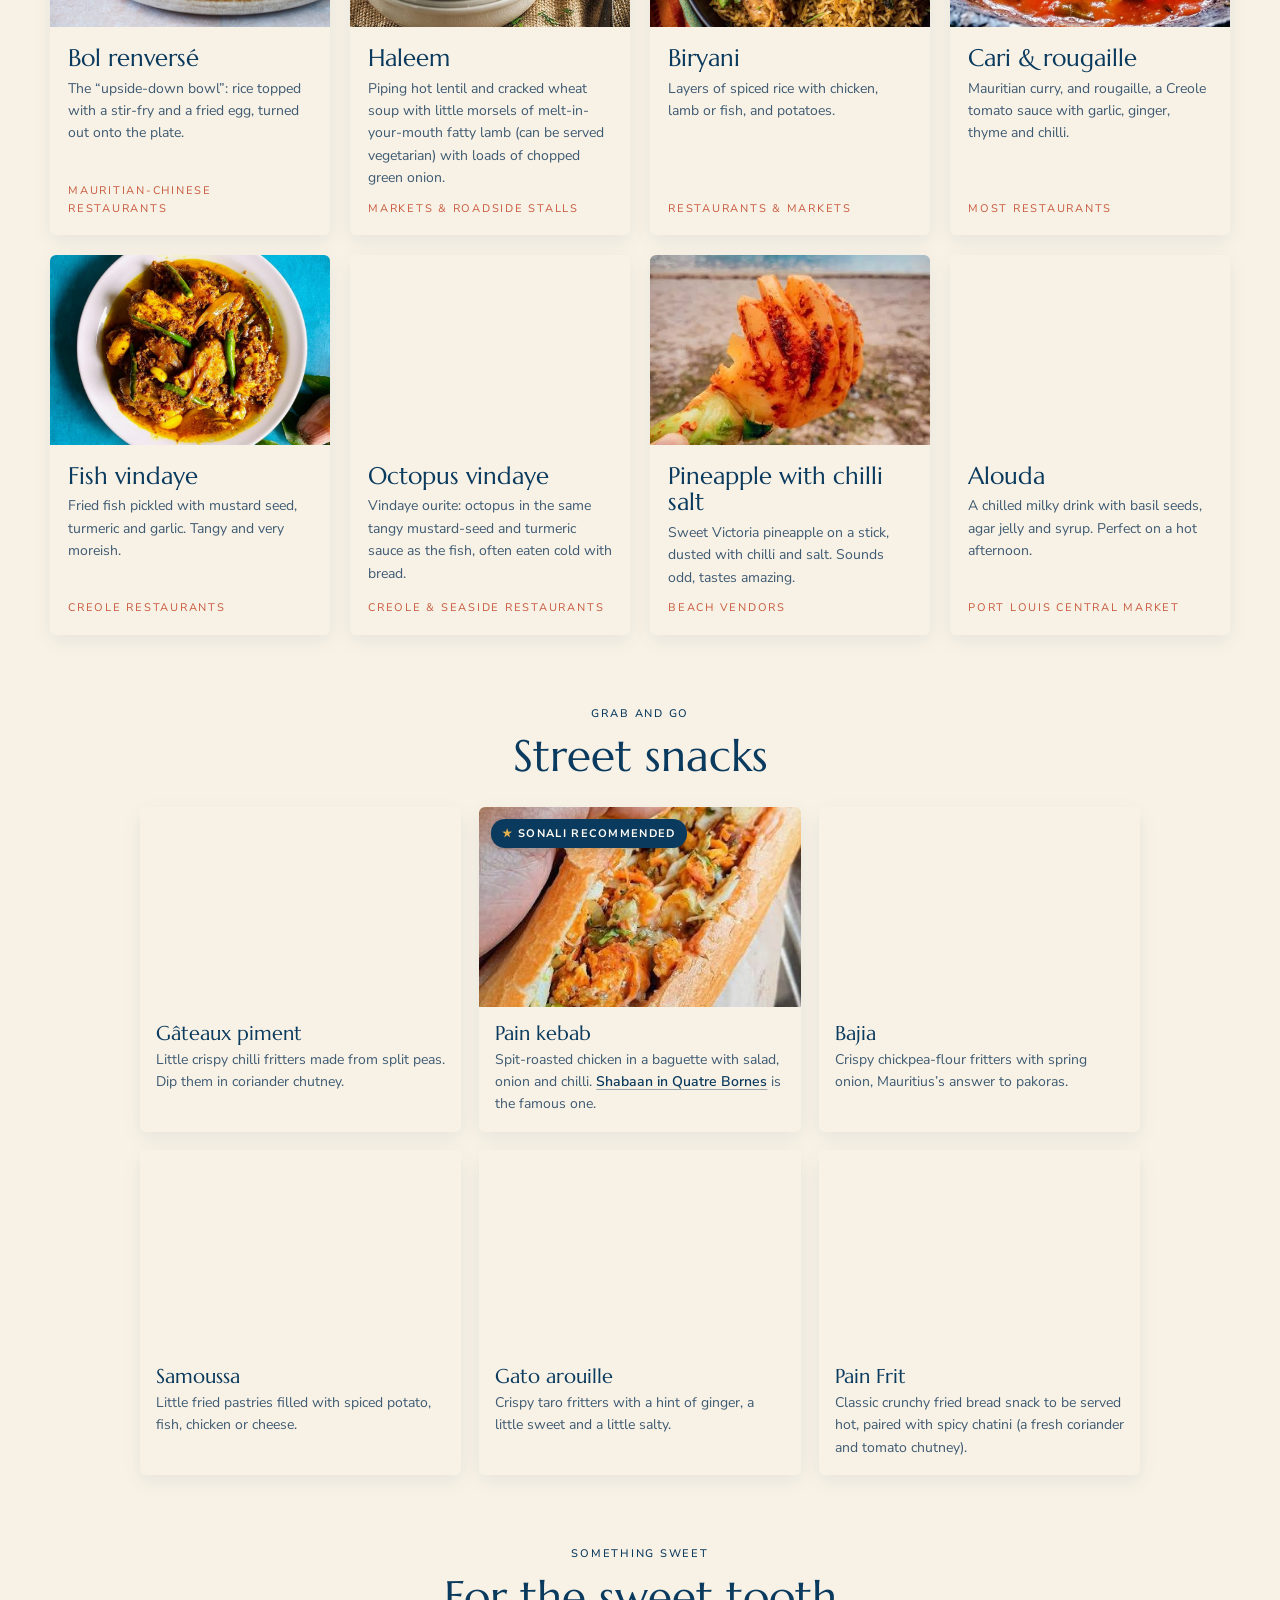
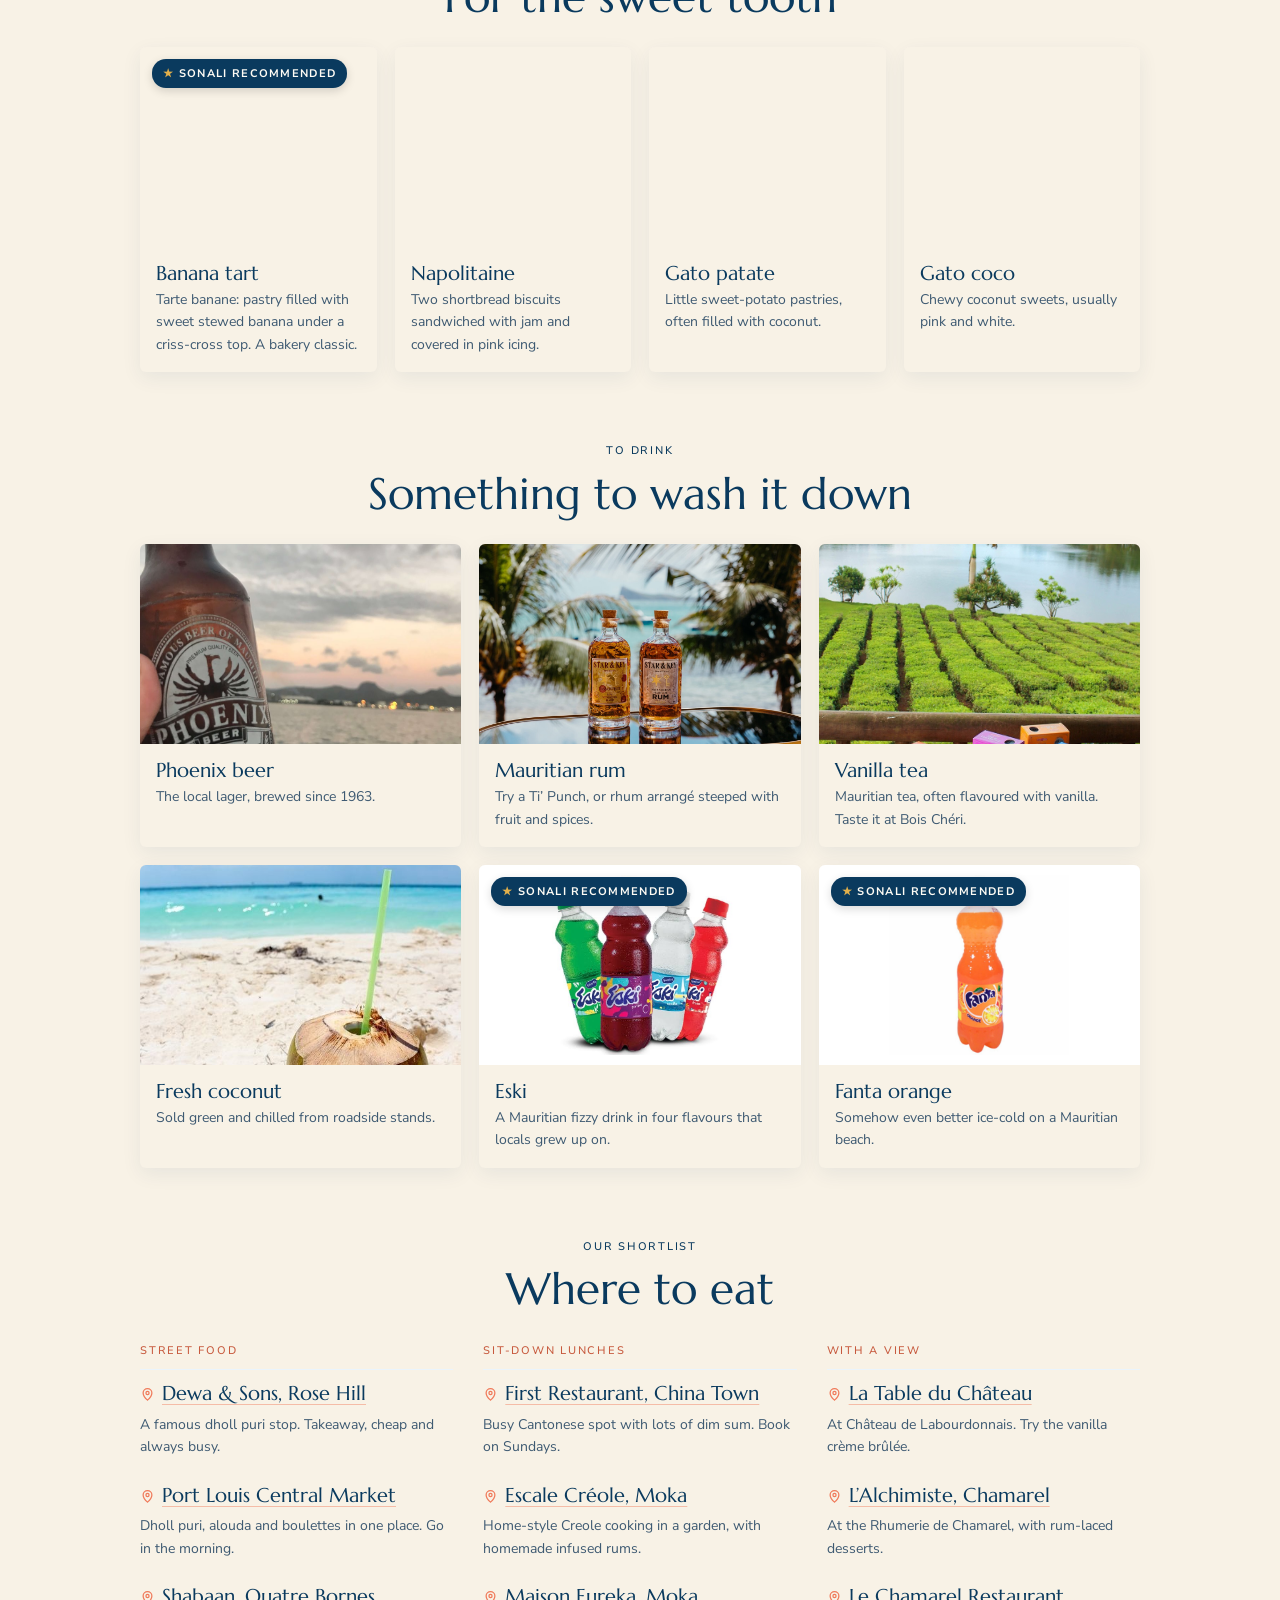
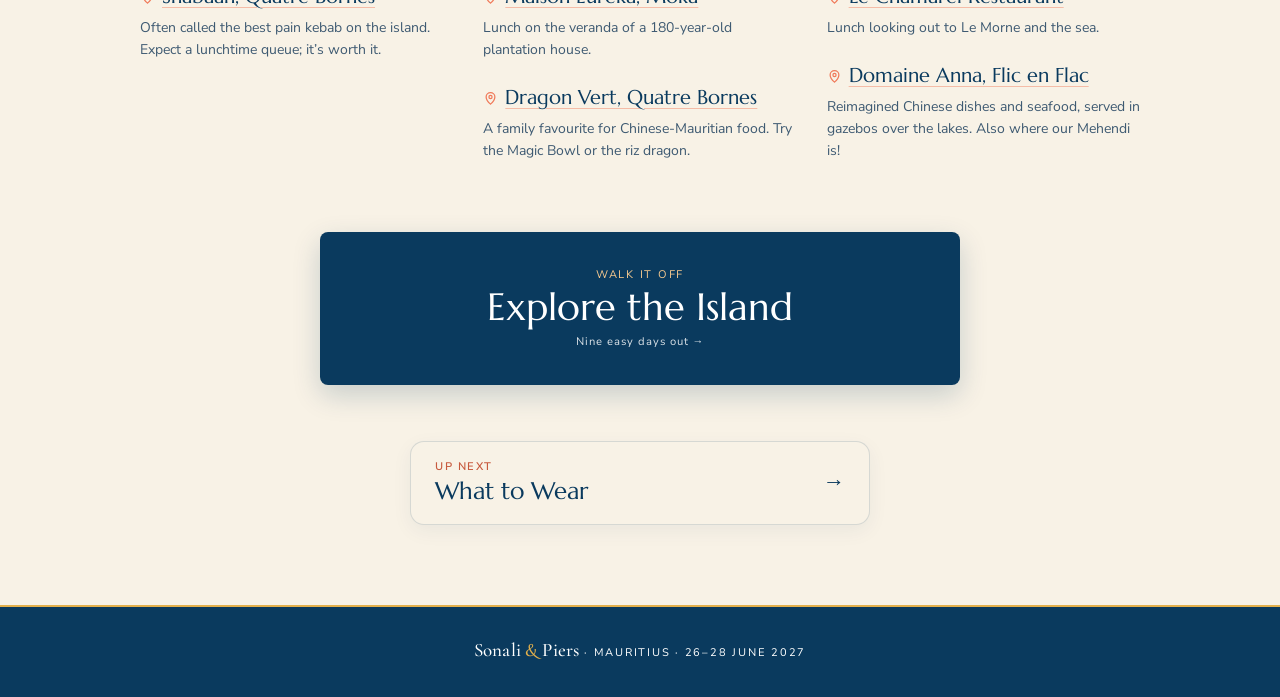
<file: food.html>
<!doctype html>
<html lang="en">
<head>
		<meta charset="UTF-8" />
		<meta
			name="viewport"
			content="width=device-width, initial-scale=1.0, viewport-fit=cover" />
		<meta
			name="theme-color"
			content="#0d6663" />
		<title>Sonali &amp; Piers | Food</title>
		<meta name="description" content="What to eat and drink in Mauritius, with Sonali’s and Piers’s favourites." />
		<meta property="og:type" content="website" />
		<meta property="og:site_name" content="Sonali &amp; Piers" />
		<meta property="og:title" content="Sonali &amp; Piers | Food" />
		<meta property="og:description" content="What to eat and drink in Mauritius, with Sonali’s and Piers’s favourites." />
		<meta property="og:url" content="https://piers-kirk.github.io/sonali-and-piers-wedding-website/food.html" />
		<meta property="og:image" content="https://piers-kirk.github.io/sonali-and-piers-wedding-website/assets/images/share.jpg" />
		<meta property="og:image:width" content="1200" />
		<meta property="og:image:height" content="630" />
		<meta property="og:image:alt" content="Sonali &amp; Piers, Mauritius, 26 to 28 June 2027, over an aerial photo of Le Morne" />
		<meta name="twitter:card" content="summary_large_image" />
		<meta name="theme-color" content="#f8f2e6" />
		<link
			rel="preconnect"
			href="https://fonts.googleapis.com" />
		<link
			rel="preconnect"
			href="https://fonts.gstatic.com"
			crossorigin />
		<link
			href="https://fonts.googleapis.com/css2?family=Cormorant+Garamond:wght@500;600&family=Marcellus&family=Nunito+Sans:wght@300;400;600;700&family=Great+Vibes&display=swap"
			rel="stylesheet" />
		<link rel="icon" href="assets/images/favicon.svg" type="image/svg+xml" />
		<link rel="stylesheet" href="assets/css/food.css?v=20261111a" />
		<link rel="stylesheet" href="assets/css/site.css?v=20261111a" />
</head>
<body data-page="food">
		<header class="site-head">
			<a class="brand" href="index.html#home" aria-label="Sonali and Piers, home">Sonali <span>&amp;</span> Piers</a>
			<nav class="site-nav" aria-label="Main"><a href="index.html#home" data-nav="home">Home</a><a href="index.html#itinerary" data-nav="itinerary">Our Celebrations</a><a href="index.html#travel" data-nav="travel">Getting Here</a><a href="explore.html" data-nav="explore">Explore</a><a href="food.html" data-nav="food">Food</a><a href="wear.html" data-nav="wear">What to Wear</a><a href="tips.html" data-nav="tips">Mauritius 101</a><a href="index.html#faq" data-nav="faq">FAQ</a></nav>
			<a class="head-rsvp" href="index.html#rsvp" data-nav="rsvp">RSVP</a>
		</header>
		<nav class="tabbar" aria-label="Main"><a href="index.html#home" data-nav="home"><svg viewBox="0 0 24 24" aria-hidden="true"><path d="M3 10.5 12 3l9 7.5"/><path d="M5 9.5V20h5v-6h4v6h5V9.5"/></svg><span>Home</span></a><a href="index.html#itinerary" data-nav="itinerary"><svg viewBox="0 0 24 24" aria-hidden="true"><rect x="3.5" y="5" width="17" height="15.5" rx="2"/><path d="M3.5 10h17M8 3v4M16 3v4"/><path d="m9.2 15 2 2 3.8-4" /></svg><span>Celebrations</span></a><a href="index.html#travel" data-nav="travel"><svg viewBox="0 0 24 24" aria-hidden="true"><path d="M10.2 20.5 12 15l4.6 4.3 1.6-.6-2.4-6.5 3.6-3.6a1.9 1.9 0 0 0-2.7-2.7l-3.6 3.6-6.5-2.4-.6 1.6L10.3 12l-5.5 1.8-1.4-1.4-1.3.6 2.3 2.8 2.8 2.3.6-1.3z"/></svg><span>Getting Here</span></a><a href="explore.html" data-nav="explore"><svg viewBox="0 0 24 24" aria-hidden="true"><circle cx="12" cy="12" r="8.5"/><path d="m15.5 8.5-2 5-5 2 2-5z"/></svg><span>Explore</span></a><button class="tab-more" type="button" aria-expanded="false" aria-controls="more-sheet"><svg viewBox="0 0 24 24" aria-hidden="true"><rect x="4" y="4" width="6.5" height="6.5" rx="1.6"/><rect x="13.5" y="4" width="6.5" height="6.5" rx="1.6"/><rect x="4" y="13.5" width="6.5" height="6.5" rx="1.6"/><rect x="13.5" y="13.5" width="6.5" height="6.5" rx="1.6"/></svg><span>More</span></button></nav>
		<div class="more-sheet" id="more-sheet" hidden><div class="more-scrim" data-close-more></div><div class="more-panel" role="dialog" aria-modal="true" aria-label="More pages"><p class="more-h">More</p><ul><li><a href="food.html" data-nav="food"><svg viewBox="0 0 24 24" aria-hidden="true"><path d="M7 3v8M4.5 3v5a2.5 2.5 0 0 0 5 0V3M7 11v10"/><path d="M17.5 21V3c-2.2 1.3-3.5 3.7-3.5 7v3h3.5"/></svg><span>Food</span><i aria-hidden="true">›</i></a></li><li><a href="wear.html" data-nav="wear"><svg viewBox="0 0 24 24" aria-hidden="true"><path d="M12 7.5a2 2 0 1 1 2-2"/><path d="M12 7.5v1.2L3.2 15.6a1 1 0 0 0 .6 1.9h16.4a1 1 0 0 0 .6-1.9L12 8.7"/></svg><span>What to Wear</span><i aria-hidden="true">›</i></a></li><li><a href="tips.html" data-nav="tips"><svg viewBox="0 0 24 24" aria-hidden="true"><circle cx="12" cy="12" r="8.5"/><path d="M12 11v5.5"/><circle cx="12" cy="7.8" r=".7" fill="currentColor"/></svg><span>Mauritius 101</span><i aria-hidden="true">›</i></a></li><li><a href="index.html#faq" data-nav="faq"><svg viewBox="0 0 24 24" aria-hidden="true"><circle cx="12" cy="12" r="8.5"/><path d="M9.7 9.5a2.4 2.4 0 1 1 3.3 2.2c-.7.3-1 .8-1 1.5v.4"/><circle cx="12" cy="16.6" r=".6" fill="currentColor"/></svg><span>FAQ</span><i aria-hidden="true">›</i></a></li></ul></div></div>
		<header class="hero mini" id="home"><div class="hero-content"><h1>COME HUNGRY</h1><p class="hero-location">WHAT TO TRY &amp; WHERE TO FIND IT</p><span class="hero-rule" aria-hidden="true"></span></div></header>
<main><section class="explore fd">
<p class="section-label">A LITTLE BIT OF EVERYWHERE</p><h2>What to eat while you’re here</h2>
<p class="fd-lede">Mauritian food mixes Indian, Creole, Chinese and French cooking, and the best of it is sold from street stalls for a few rupees. Here’s what we’d love you to try.</p>
<div class="bg-box"><p class="bg-k">THE GREAT FOOD DEBATE</p><h3 class="bg-t">Bride vs groom</h3><div class="bg-row">
<div class="bg-c"><img src="assets/images/food/mine_frite.jpeg" alt="Mine frite" loading="lazy" decoding="async" /><p class="bg-who">SONALI’S GO-TO</p><p class="bg-d">Mine frite</p><p class="bg-q">Fried noodles with egg and chilli: the plate Sonali orders every single time.</p></div>
<span class="bg-amp" aria-hidden="true">&amp;</span>
<div class="bg-c"><img src="assets/images/food/biryani.jpeg" alt="Biryani" loading="lazy" decoding="async" /><p class="bg-who">PIERS’S GO-TO</p><p class="bg-d">Biryani</p><p class="bg-q">A big plate of Mauritian biryani, potatoes and all. Piers won’t say no.</p></div>
</div></div>
<div class="dish-grid"><article class="dish"><figure><img src="assets/images/food/dholl_puri.jpeg" alt="Dholl puri" loading="lazy" decoding="async" /></figure><div class="dish-b"><h3>Dholl puri</h3><p>The island’s favourite snack: a soft flatbread made with ground split peas, wrapped around bean curry, chutney and pickles.</p><p class="dish-w">Street stalls &amp; markets</p></div></article><article class="dish"><figure><img src="assets/images/food/roti_chaud.jpeg" alt="Roti chaud" loading="lazy" decoding="async" /></figure><div class="dish-b"><h3>Roti chaud</h3><p>A thin, warm roti rolled around butter bean curry, rougaille or vindaye.</p><p class="dish-w">Street stalls</p></div></article><article class="dish"><span class="fav-tag"><b>♥</b> Sonali’s favourite</span><figure><img src="assets/images/food/boulette.jpeg" alt="Boulettes" loading="lazy" decoding="async" /></figure><div class="dish-b"><h3>Boulettes</h3><p>Steamed dumplings of fish, chayote or taro, served in broth with chilli paste.</p><p class="dish-w">China Town, Port Louis</p></div></article><article class="dish"><span class="fav-tag"><b>♥</b> Sonali’s favourite</span><figure><img src="assets/images/food/mine_frite.jpeg" alt="Mine frite" loading="lazy" decoding="async" /></figure><div class="dish-b"><h3>Mine frite</h3><p>Mauritian-Chinese fried noodles with egg, chilli and soy.</p><p class="dish-w">Street stalls &amp; restaurants</p></div></article><article class="dish"><figure><img src="assets/images/food/bol_renverse.jpeg" alt="Bol renversé" loading="lazy" decoding="async" /></figure><div class="dish-b"><h3>Bol renversé</h3><p>The “upside-down bowl”: rice topped with a stir-fry and a fried egg, turned out onto the plate.</p><p class="dish-w">Mauritian-Chinese restaurants</p></div></article><article class="dish"><figure><img src="assets/images/food/haleem.jpeg" alt="Haleem" loading="lazy" decoding="async" /></figure><div class="dish-b"><h3>Haleem</h3><p>Piping hot lentil and cracked wheat soup with little morsels of melt-in-your-mouth fatty lamb (can be served vegetarian) with loads of chopped green onion.</p><p class="dish-w">Markets &amp; roadside stalls</p></div></article><article class="dish"><span class="fav-tag"><b>♥</b> Piers’s favourite</span><figure><img src="assets/images/food/biryani.jpeg" alt="Biryani" loading="lazy" decoding="async" /></figure><div class="dish-b"><h3>Biryani</h3><p>Layers of spiced rice with chicken, lamb or fish, and potatoes.</p><p class="dish-w">Restaurants &amp; markets</p></div></article><article class="dish"><figure><img src="assets/images/food/cari_rougaille.jpeg" alt="Cari &amp; rougaille" loading="lazy" decoding="async" /></figure><div class="dish-b"><h3>Cari &amp; rougaille</h3><p>Mauritian curry, and rougaille, a Creole tomato sauce with garlic, ginger, thyme and chilli.</p><p class="dish-w">Most restaurants</p></div></article><article class="dish"><figure><img src="assets/images/food/fish_vindaye.jpeg" alt="Fish vindaye" loading="lazy" decoding="async" /></figure><div class="dish-b"><h3>Fish vindaye</h3><p>Fried fish pickled with mustard seed, turmeric and garlic. Tangy and very moreish.</p><p class="dish-w">Creole restaurants</p></div></article><article class="dish"><figure><img src="assets/images/food/octopus_vindaye.jpeg" alt="Octopus vindaye" loading="lazy" decoding="async" /></figure><div class="dish-b"><h3>Octopus vindaye</h3><p>Vindaye ourite: octopus in the same tangy mustard-seed and turmeric sauce as the fish, often eaten cold with bread.</p><p class="dish-w">Creole &amp; seaside restaurants</p></div></article><article class="dish"><figure><img src="assets/images/food/pineapple_w_chili_salt.jpeg" alt="Pineapple with chilli salt" loading="lazy" decoding="async" /></figure><div class="dish-b"><h3>Pineapple with chilli salt</h3><p>Sweet Victoria pineapple on a stick, dusted with chilli and salt. Sounds odd, tastes amazing.</p><p class="dish-w">Beach vendors</p></div></article><article class="dish"><figure><img src="assets/images/food/alouda.jpeg" alt="Alouda" loading="lazy" decoding="async" /></figure><div class="dish-b"><h3>Alouda</h3><p>A chilled milky drink with basil seeds, agar jelly and syrup. Perfect on a hot afternoon.</p><p class="dish-w">Port Louis Central Market</p></div></article></div>
<div class="fd-block"><p class="section-label">GRAB AND GO</p><h2>Street snacks</h2><div class="drink-grid six"><div class="drink"><img src="assets/images/food/gateau_piment.jpeg" alt="Gâteaux piment" loading="lazy" decoding="async" /><div><b>Gâteaux piment</b><p>Little crispy chilli fritters made from split peas. Dip them in coriander chutney.</p></div></div><div class="drink"><span class="fav-tag rec"><b>★</b> Sonali recommended</span><img src="assets/images/street_snacks/pain_kebab.jpeg" alt="Pain kebab" loading="lazy" decoding="async" /><div><b>Pain kebab</b><p>Spit-roasted chicken in a baguette with salad, onion and chilli. <a class="inline-map" href="https://www.google.com/maps/search/?api=1&amp;query=Shabaan+Kebab%2C+Rt%2C+St+Jean+Road%2C+Quatre+Bornes%2C+Mauritius" target="_blank" rel="noopener">Shabaan in Quatre Bornes</a> is the famous one.</p></div></div><div class="drink"><img src="assets/images/street_snacks/bajia.jpeg" alt="Bajia" loading="lazy" decoding="async" /><div><b>Bajia</b><p>Crispy chickpea-flour fritters with spring onion, Mauritius’s answer to pakoras.</p></div></div><div class="drink"><img src="assets/images/street_snacks/samousa.jpeg" alt="Samoussa" loading="lazy" decoding="async" /><div><b>Samoussa</b><p>Little fried pastries filled with spiced potato, fish, chicken or cheese.</p></div></div><div class="drink"><img src="assets/images/street_snacks/gata_arouille.jpeg" alt="Gato arouille" loading="lazy" decoding="async" /><div><b>Gato arouille</b><p>Crispy taro fritters with a hint of ginger, a little sweet and a little salty.</p></div></div><div class="drink"><img src="assets/images/street_snacks/pain_frit.jpeg" alt="Pain Frit" loading="lazy" decoding="async" /><div><b>Pain Frit</b><p>Classic crunchy fried bread snack to be served hot, paired with spicy chatini (a fresh coriander and tomato chutney).</p></div></div></div></div><div class="fd-block"><p class="section-label">SOMETHING SWEET</p><h2>For the sweet tooth</h2><div class="drink-grid"><div class="drink"><span class="fav-tag rec"><b>★</b> Sonali recommended</span><img src="assets/images/sweet_tooth/banana_tart.jpeg" alt="Banana tart" loading="lazy" decoding="async" /><div><b>Banana tart</b><p>Tarte banane: pastry filled with sweet stewed banana under a criss-cross top. A bakery classic.</p></div></div><div class="drink"><img src="assets/images/sweet_tooth/napolitaine.jpeg" alt="Napolitaine" loading="lazy" decoding="async" /><div><b>Napolitaine</b><p>Two shortbread biscuits sandwiched with jam and covered in pink icing.</p></div></div><div class="drink"><img src="assets/images/sweet_tooth/gata_patate.jpeg" alt="Gato patate" loading="lazy" decoding="async" /><div><b>Gato patate</b><p>Little sweet-potato pastries, often filled with coconut.</p></div></div><div class="drink"><img src="assets/images/sweet_tooth/gata_coco.jpeg" alt="Gato coco" loading="lazy" decoding="async" /><div><b>Gato coco</b><p>Chewy coconut sweets, usually pink and white.</p></div></div></div></div><div class="fd-block"><p class="section-label">TO DRINK</p><h2>Something to wash it down</h2><div class="drink-grid six"><div class="drink"><img src="assets/images/drinks/phoenix_beer.jpeg" alt="Phoenix beer" loading="lazy" decoding="async" /><div><b>Phoenix beer</b><p>The local lager, brewed since 1963.</p></div></div><div class="drink"><img src="assets/images/drinks/mauritian_rum.jpeg" alt="Mauritian rum" loading="lazy" decoding="async" /><div><b>Mauritian rum</b><p>Try a Ti’ Punch, or rhum arrangé steeped with fruit and spices.</p></div></div><div class="drink"><img src="assets/images/drinks/vanilla_tea.jpeg" alt="Vanilla tea" loading="lazy" decoding="async" /><div><b>Vanilla tea</b><p>Mauritian tea, often flavoured with vanilla. Taste it at Bois Chéri.</p></div></div><div class="drink"><img src="assets/images/drinks/fresh_coconut.jpeg" alt="Fresh coconut" loading="lazy" decoding="async" /><div><b>Fresh coconut</b><p>Sold green and chilled from roadside stands.</p></div></div><div class="drink"><span class="fav-tag rec"><b>★</b> Sonali recommended</span><img src="assets/images/something_to_wash_it_down/eski.jpeg" alt="Eski" class="on-white" loading="lazy" decoding="async" /><div><b>Eski</b><p>A Mauritian fizzy drink in four flavours that locals grew up on.</p></div></div><div class="drink"><span class="fav-tag rec"><b>★</b> Sonali recommended</span><img src="assets/images/something_to_wash_it_down/fanta_orange.jpeg" alt="Fanta orange" class="on-white" loading="lazy" decoding="async" /><div><b>Fanta orange</b><p>Somehow even better ice-cold on a Mauritian beach.</p></div></div></div></div>
<div class="fd-block"><p class="section-label">OUR SHORTLIST</p><h2>Where to eat</h2><div class="mo-grid"><div class="wh-col"><p class="mo-h">STREET FOOD</p><div class="wh-i"><a class="wh-n" href="https://www.google.com/maps/search/?api=1&amp;query=Dewa+and+Sons+Rose+Hill" target="_blank" rel="noopener"><svg class="wh-pin" viewBox="0 0 24 24" aria-hidden="true"><path d="M12 21s-7-6.2-7-11.5A7 7 0 0 1 19 9.5C19 14.8 12 21 12 21z"/><circle cx="12" cy="9.5" r="2.5"/></svg><b>Dewa &amp; Sons, Rose Hill</b></a><p>A famous dholl puri stop. Takeaway, cheap and always busy.</p></div><div class="wh-i"><a class="wh-n" href="https://www.google.com/maps/search/?api=1&amp;query=Port+Louis+Central+Market" target="_blank" rel="noopener"><svg class="wh-pin" viewBox="0 0 24 24" aria-hidden="true"><path d="M12 21s-7-6.2-7-11.5A7 7 0 0 1 19 9.5C19 14.8 12 21 12 21z"/><circle cx="12" cy="9.5" r="2.5"/></svg><b>Port Louis Central Market</b></a><p>Dholl puri, alouda and boulettes in one place. Go in the morning.</p></div><div class="wh-i"><a class="wh-n" href="https://www.google.com/maps/search/?api=1&amp;query=Shabaan+Kebab+Quatre+Bornes" target="_blank" rel="noopener"><svg class="wh-pin" viewBox="0 0 24 24" aria-hidden="true"><path d="M12 21s-7-6.2-7-11.5A7 7 0 0 1 19 9.5C19 14.8 12 21 12 21z"/><circle cx="12" cy="9.5" r="2.5"/></svg><b>Shabaan, Quatre Bornes</b></a><p>Often called the best pain kebab on the island. Expect a lunchtime queue; it’s worth it.</p></div></div><div class="wh-col"><p class="mo-h">SIT-DOWN LUNCHES</p><div class="wh-i"><a class="wh-n" href="https://www.google.com/maps/search/?api=1&amp;query=First+Restaurant+China+Town+Port+Louis" target="_blank" rel="noopener"><svg class="wh-pin" viewBox="0 0 24 24" aria-hidden="true"><path d="M12 21s-7-6.2-7-11.5A7 7 0 0 1 19 9.5C19 14.8 12 21 12 21z"/><circle cx="12" cy="9.5" r="2.5"/></svg><b>First Restaurant, China Town</b></a><p>Busy Cantonese spot with lots of dim sum. Book on Sundays.</p></div><div class="wh-i"><a class="wh-n" href="https://www.google.com/maps/search/?api=1&amp;query=Escale+Creole+Moka" target="_blank" rel="noopener"><svg class="wh-pin" viewBox="0 0 24 24" aria-hidden="true"><path d="M12 21s-7-6.2-7-11.5A7 7 0 0 1 19 9.5C19 14.8 12 21 12 21z"/><circle cx="12" cy="9.5" r="2.5"/></svg><b>Escale Créole, Moka</b></a><p>Home-style Creole cooking in a garden, with homemade infused rums.</p></div><div class="wh-i"><a class="wh-n" href="https://www.google.com/maps/search/?api=1&amp;query=Maison+Eureka+Moka" target="_blank" rel="noopener"><svg class="wh-pin" viewBox="0 0 24 24" aria-hidden="true"><path d="M12 21s-7-6.2-7-11.5A7 7 0 0 1 19 9.5C19 14.8 12 21 12 21z"/><circle cx="12" cy="9.5" r="2.5"/></svg><b>Maison Eureka, Moka</b></a><p>Lunch on the veranda of a 180-year-old plantation house.</p></div><div class="wh-i"><a class="wh-n" href="https://www.google.com/maps/search/?api=1&amp;query=Dragon+Vert+Quatre+Bornes" target="_blank" rel="noopener"><svg class="wh-pin" viewBox="0 0 24 24" aria-hidden="true"><path d="M12 21s-7-6.2-7-11.5A7 7 0 0 1 19 9.5C19 14.8 12 21 12 21z"/><circle cx="12" cy="9.5" r="2.5"/></svg><b>Dragon Vert, Quatre Bornes</b></a><p>A family favourite for Chinese-Mauritian food. Try the Magic Bowl or the riz dragon.</p></div></div><div class="wh-col"><p class="mo-h">WITH A VIEW</p><div class="wh-i"><a class="wh-n" href="https://www.google.com/maps/search/?api=1&amp;query=La+Table+du+Chateau+Labourdonnais" target="_blank" rel="noopener"><svg class="wh-pin" viewBox="0 0 24 24" aria-hidden="true"><path d="M12 21s-7-6.2-7-11.5A7 7 0 0 1 19 9.5C19 14.8 12 21 12 21z"/><circle cx="12" cy="9.5" r="2.5"/></svg><b>La Table du Château</b></a><p>At Château de Labourdonnais. Try the vanilla crème brûlée.</p></div><div class="wh-i"><a class="wh-n" href="https://www.google.com/maps/search/?api=1&amp;query=L+Alchimiste+Rhumerie+de+Chamarel" target="_blank" rel="noopener"><svg class="wh-pin" viewBox="0 0 24 24" aria-hidden="true"><path d="M12 21s-7-6.2-7-11.5A7 7 0 0 1 19 9.5C19 14.8 12 21 12 21z"/><circle cx="12" cy="9.5" r="2.5"/></svg><b>L’Alchimiste, Chamarel</b></a><p>At the Rhumerie de Chamarel, with rum-laced desserts.</p></div><div class="wh-i"><a class="wh-n" href="https://www.google.com/maps/search/?api=1&amp;query=Le+Chamarel+Restaurant" target="_blank" rel="noopener"><svg class="wh-pin" viewBox="0 0 24 24" aria-hidden="true"><path d="M12 21s-7-6.2-7-11.5A7 7 0 0 1 19 9.5C19 14.8 12 21 12 21z"/><circle cx="12" cy="9.5" r="2.5"/></svg><b>Le Chamarel Restaurant</b></a><p>Lunch looking out to Le Morne and the sea.</p></div><div class="wh-i"><a class="wh-n" href="https://www.google.com/maps/search/?api=1&amp;query=Domaine+Anna+Flic+en+Flac" target="_blank" rel="noopener"><svg class="wh-pin" viewBox="0 0 24 24" aria-hidden="true"><path d="M12 21s-7-6.2-7-11.5A7 7 0 0 1 19 9.5C19 14.8 12 21 12 21z"/><circle cx="12" cy="9.5" r="2.5"/></svg><b>Domaine Anna, Flic en Flac</b></a><p>Reimagined Chinese dishes and seafood, served in gazebos over the lakes. Also where our Mehendi is!</p></div></div></div></div>
<a class="food-cta" href="explore.html"><span class="fc-eye">WALK IT OFF</span><span class="fc-t">Explore the Island</span><span class="fc-a">Nine easy days out →</span></a>
<a class="view-next" href="wear.html"><small>Up next</small><b>What to Wear</b><span aria-hidden="true">→</span></a>
</section></main>
<footer><p><span class="fn">Sonali <span class="name-amp">&amp;</span> Piers</span> · MAURITIUS · 26–28 JUNE 2027</p></footer>
<script src="assets/js/script.js?v=20261111a"></script>
		<script src="assets/js/site.js?v=20261111a"></script>
</body></html>
</file>
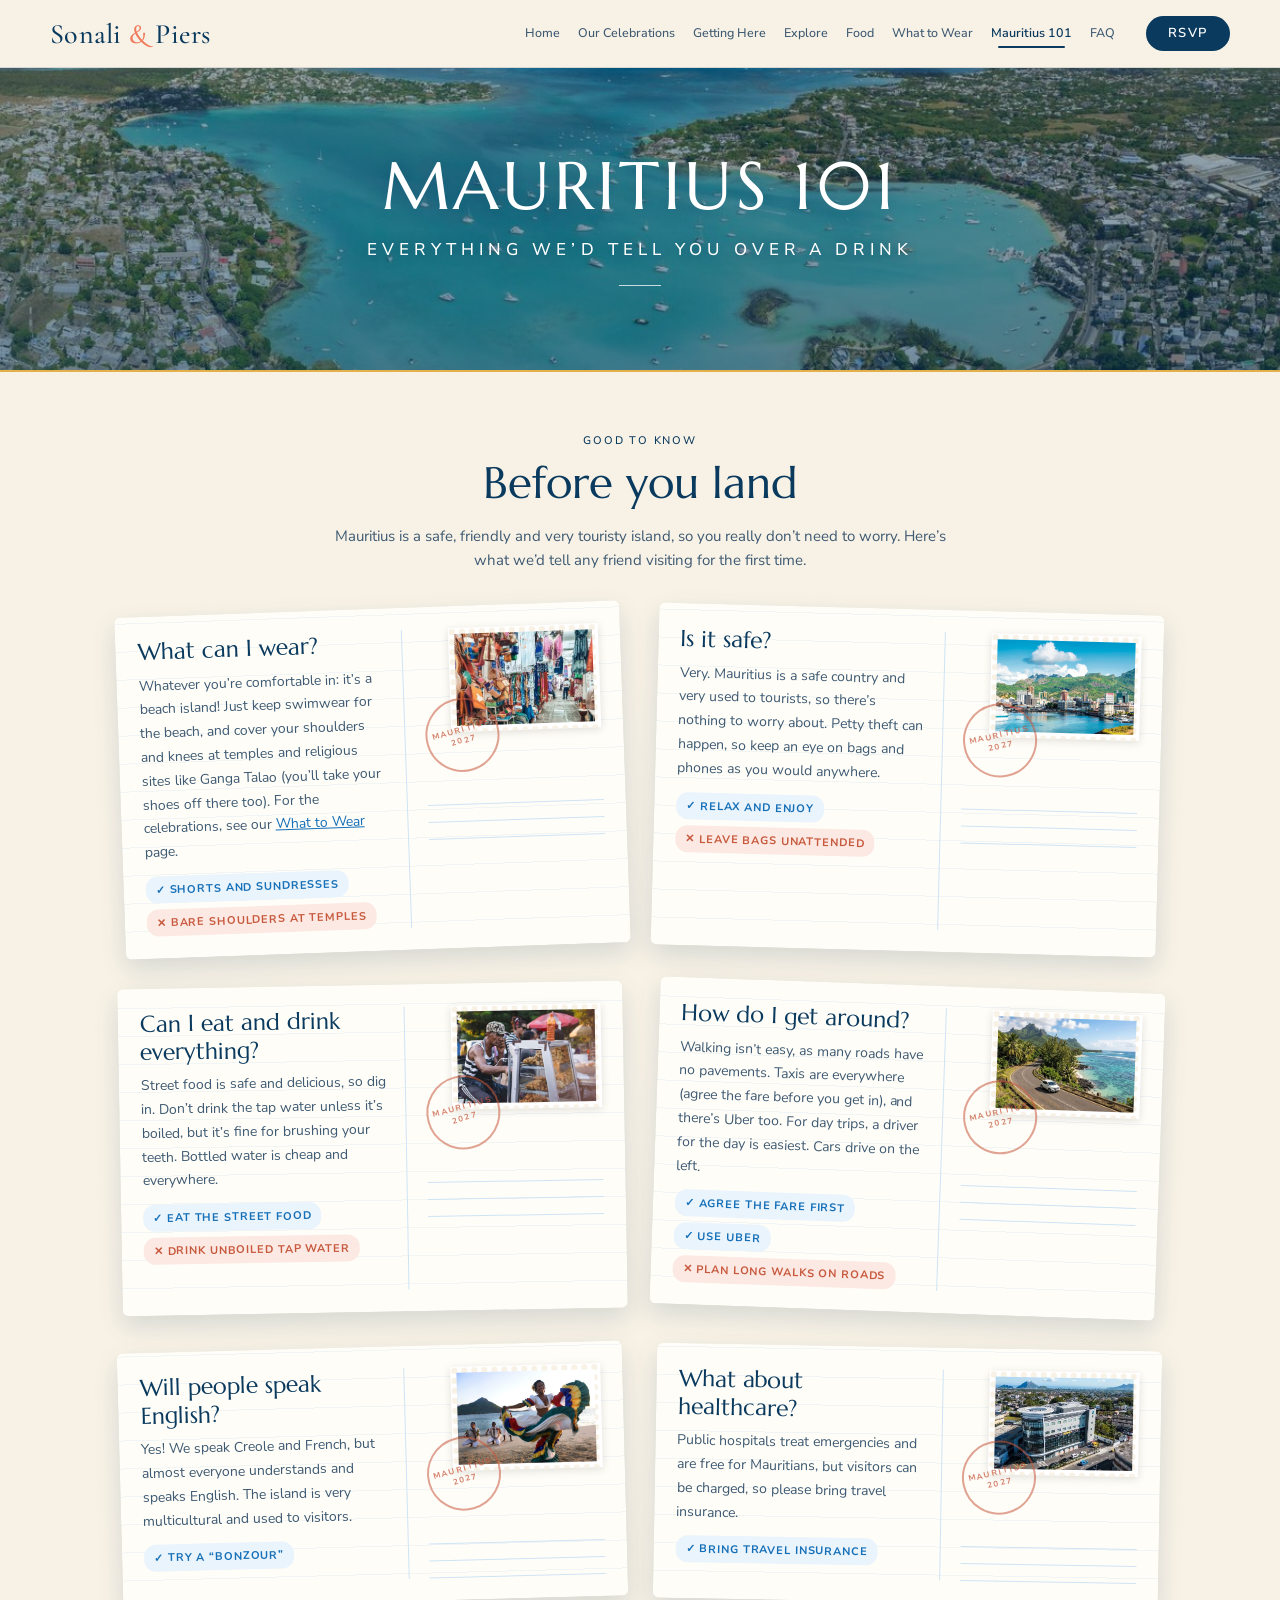
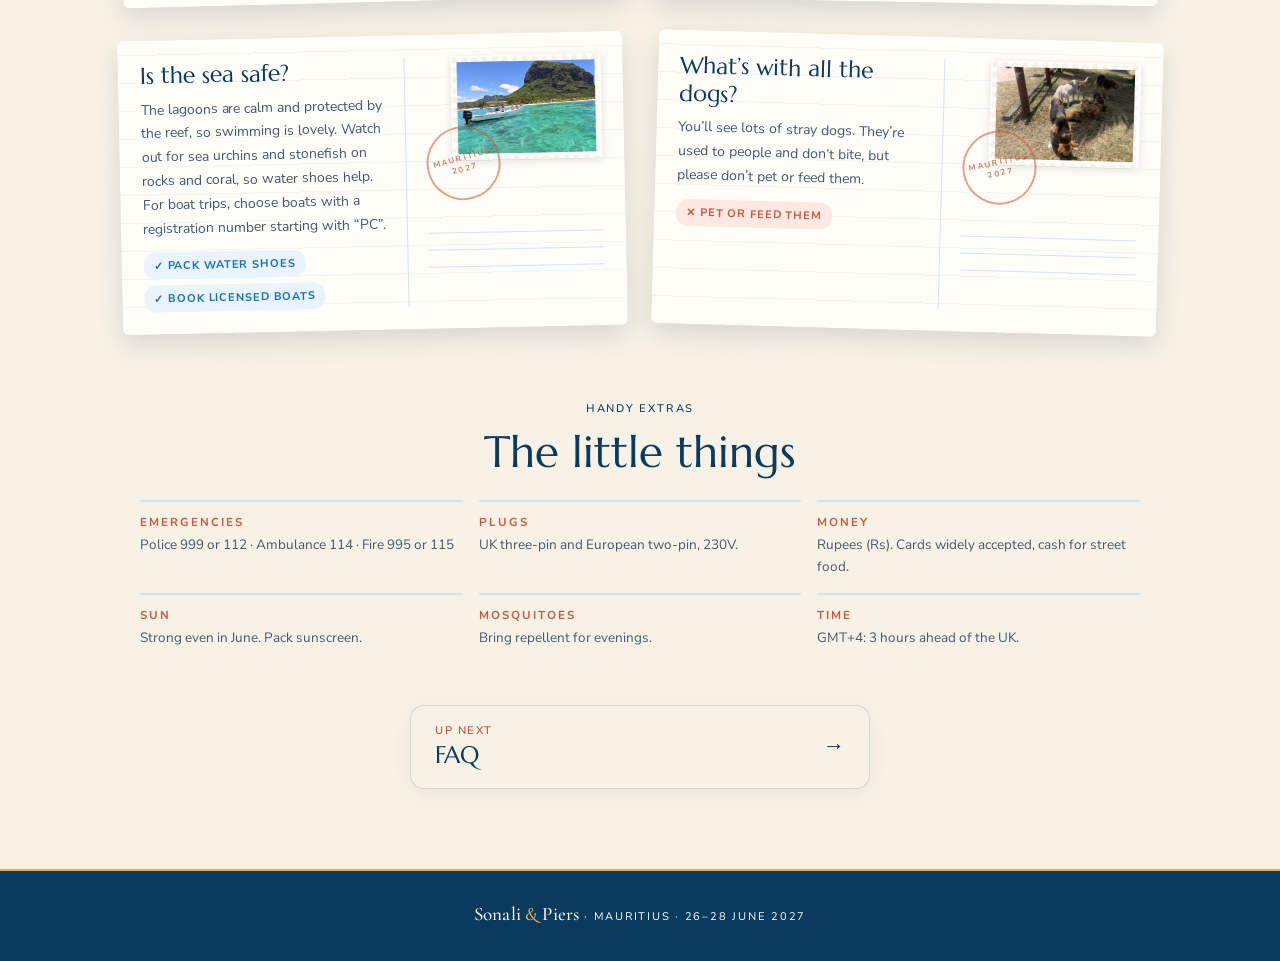
<file: tips.html>
<!doctype html>
<html lang="en">
<head>
		<meta charset="UTF-8" />
		<meta
			name="viewport"
			content="width=device-width, initial-scale=1.0, viewport-fit=cover" />
		<meta
			name="theme-color"
			content="#0d6663" />
		<title>Sonali &amp; Piers | Mauritius 101</title>
		<meta name="description" content="Practical tips for visiting Mauritius for Sonali &amp; Piers’s wedding." />
		<meta property="og:type" content="website" />
		<meta property="og:site_name" content="Sonali &amp; Piers" />
		<meta property="og:title" content="Sonali &amp; Piers | Mauritius 101" />
		<meta property="og:description" content="Practical tips for visiting Mauritius for Sonali &amp; Piers’s wedding." />
		<meta property="og:url" content="https://piers-kirk.github.io/sonali-and-piers-wedding-website/tips.html" />
		<meta property="og:image" content="https://piers-kirk.github.io/sonali-and-piers-wedding-website/assets/images/share.jpg" />
		<meta property="og:image:width" content="1200" />
		<meta property="og:image:height" content="630" />
		<meta property="og:image:alt" content="Sonali &amp; Piers, Mauritius, 26 to 28 June 2027, over an aerial photo of Le Morne" />
		<meta name="twitter:card" content="summary_large_image" />
		<meta name="theme-color" content="#f8f2e6" />
		<link
			rel="preconnect"
			href="https://fonts.googleapis.com" />
		<link
			rel="preconnect"
			href="https://fonts.gstatic.com"
			crossorigin />
		<link
			href="https://fonts.googleapis.com/css2?family=Cormorant+Garamond:wght@500;600&family=Marcellus&family=Nunito+Sans:wght@300;400;600;700&family=Great+Vibes&display=swap"
			rel="stylesheet" />
		<link rel="icon" href="assets/images/favicon.svg" type="image/svg+xml" />
		<link rel="stylesheet" href="assets/css/food.css?v=20261111a" />
		<link rel="stylesheet" href="assets/css/site.css?v=20261111a" />
		<link rel="stylesheet" href="assets/css/tips.css?v=20261111a" />
</head>
<body data-page="tips">
		<header class="site-head">
			<a class="brand" href="index.html#home" aria-label="Sonali and Piers, home">Sonali <span>&amp;</span> Piers</a>
			<nav class="site-nav" aria-label="Main"><a href="index.html#home" data-nav="home">Home</a><a href="index.html#itinerary" data-nav="itinerary">Our Celebrations</a><a href="index.html#travel" data-nav="travel">Getting Here</a><a href="explore.html" data-nav="explore">Explore</a><a href="food.html" data-nav="food">Food</a><a href="wear.html" data-nav="wear">What to Wear</a><a href="tips.html" data-nav="tips">Mauritius 101</a><a href="index.html#faq" data-nav="faq">FAQ</a></nav>
			<a class="head-rsvp" href="index.html#rsvp" data-nav="rsvp">RSVP</a>
		</header>
		<nav class="tabbar" aria-label="Main"><a href="index.html#home" data-nav="home"><svg viewBox="0 0 24 24" aria-hidden="true"><path d="M3 10.5 12 3l9 7.5"/><path d="M5 9.5V20h5v-6h4v6h5V9.5"/></svg><span>Home</span></a><a href="index.html#itinerary" data-nav="itinerary"><svg viewBox="0 0 24 24" aria-hidden="true"><rect x="3.5" y="5" width="17" height="15.5" rx="2"/><path d="M3.5 10h17M8 3v4M16 3v4"/><path d="m9.2 15 2 2 3.8-4" /></svg><span>Celebrations</span></a><a href="index.html#travel" data-nav="travel"><svg viewBox="0 0 24 24" aria-hidden="true"><path d="M10.2 20.5 12 15l4.6 4.3 1.6-.6-2.4-6.5 3.6-3.6a1.9 1.9 0 0 0-2.7-2.7l-3.6 3.6-6.5-2.4-.6 1.6L10.3 12l-5.5 1.8-1.4-1.4-1.3.6 2.3 2.8 2.8 2.3.6-1.3z"/></svg><span>Getting Here</span></a><a href="explore.html" data-nav="explore"><svg viewBox="0 0 24 24" aria-hidden="true"><circle cx="12" cy="12" r="8.5"/><path d="m15.5 8.5-2 5-5 2 2-5z"/></svg><span>Explore</span></a><button class="tab-more" type="button" aria-expanded="false" aria-controls="more-sheet"><svg viewBox="0 0 24 24" aria-hidden="true"><rect x="4" y="4" width="6.5" height="6.5" rx="1.6"/><rect x="13.5" y="4" width="6.5" height="6.5" rx="1.6"/><rect x="4" y="13.5" width="6.5" height="6.5" rx="1.6"/><rect x="13.5" y="13.5" width="6.5" height="6.5" rx="1.6"/></svg><span>More</span></button></nav>
		<div class="more-sheet" id="more-sheet" hidden><div class="more-scrim" data-close-more></div><div class="more-panel" role="dialog" aria-modal="true" aria-label="More pages"><p class="more-h">More</p><ul><li><a href="food.html" data-nav="food"><svg viewBox="0 0 24 24" aria-hidden="true"><path d="M7 3v8M4.5 3v5a2.5 2.5 0 0 0 5 0V3M7 11v10"/><path d="M17.5 21V3c-2.2 1.3-3.5 3.7-3.5 7v3h3.5"/></svg><span>Food</span><i aria-hidden="true">›</i></a></li><li><a href="wear.html" data-nav="wear"><svg viewBox="0 0 24 24" aria-hidden="true"><path d="M12 7.5a2 2 0 1 1 2-2"/><path d="M12 7.5v1.2L3.2 15.6a1 1 0 0 0 .6 1.9h16.4a1 1 0 0 0 .6-1.9L12 8.7"/></svg><span>What to Wear</span><i aria-hidden="true">›</i></a></li><li><a href="tips.html" data-nav="tips"><svg viewBox="0 0 24 24" aria-hidden="true"><circle cx="12" cy="12" r="8.5"/><path d="M12 11v5.5"/><circle cx="12" cy="7.8" r=".7" fill="currentColor"/></svg><span>Mauritius 101</span><i aria-hidden="true">›</i></a></li><li><a href="index.html#faq" data-nav="faq"><svg viewBox="0 0 24 24" aria-hidden="true"><circle cx="12" cy="12" r="8.5"/><path d="M9.7 9.5a2.4 2.4 0 1 1 3.3 2.2c-.7.3-1 .8-1 1.5v.4"/><circle cx="12" cy="16.6" r=".6" fill="currentColor"/></svg><span>FAQ</span><i aria-hidden="true">›</i></a></li></ul></div></div>
		<header class="hero mini" id="home"><div class="hero-content"><h1>MAURITIUS 101</h1><p class="hero-location">EVERYTHING WE’D TELL YOU OVER A DRINK</p><span class="hero-rule" aria-hidden="true"></span></div></header><main><section class="explore fd tp"><p class="section-label">GOOD TO KNOW</p><h2>Before you land</h2><p class="fd-lede">Mauritius is a safe, friendly and very touristy island, so you really don’t need to worry. Here’s what we’d tell any friend visiting for the first time.</p><div class="pcs"><div class="pc" style="transform:rotate(-2deg)"><div class="pc-l"><h3>What can I wear?</h3><p>Whatever you’re comfortable in: it’s a beach island! Just keep swimwear for the beach, and cover your shoulders and knees at temples and religious sites like Ganga Talao (you’ll take your shoes off there too). For the celebrations, see our <a href="wear.html">What to Wear</a> page.</p><div class="tp-tags"><span class="y">✓ Shorts and sundresses</span><span class="n">✕ Bare shoulders at temples</span></div></div><div class="pc-r"><div class="pc-st"><img src="assets/images/mauritius_101/what_can_i_wear.jpeg" alt="" loading="lazy" decoding="async" /></div><div class="pc-pm">MAURITIUS<br/>2027</div><i></i><i></i><i></i></div></div><div class="pc" style="transform:rotate(1.5deg)"><div class="pc-l"><h3>Is it safe?</h3><p>Very. Mauritius is a safe country and very used to tourists, so there’s nothing to worry about. Petty theft can happen, so keep an eye on bags and phones as you would anywhere.</p><div class="tp-tags"><span class="y">✓ Relax and enjoy</span><span class="n">✕ Leave bags unattended</span></div></div><div class="pc-r"><div class="pc-st"><img src="assets/images/mauritius_101/is_it_safe.jpeg" alt="" loading="lazy" decoding="async" /></div><div class="pc-pm">MAURITIUS<br/>2027</div><i></i><i></i><i></i></div></div><div class="pc" style="transform:rotate(-1deg)"><div class="pc-l"><h3>Can I eat and drink everything?</h3><p>Street food is safe and delicious, so dig in. Don’t drink the tap water unless it’s boiled, but it’s fine for brushing your teeth. Bottled water is cheap and everywhere.</p><div class="tp-tags"><span class="y">✓ Eat the street food</span><span class="n">✕ Drink unboiled tap water</span></div></div><div class="pc-r"><div class="pc-st"><img src="assets/images/mauritius_101/can_i_eat_and_drink_everything.jpeg" alt="" loading="lazy" decoding="async" /></div><div class="pc-pm">MAURITIUS<br/>2027</div><i></i><i></i><i></i></div></div><div class="pc" style="transform:rotate(2deg)"><div class="pc-l"><h3>How do I get around?</h3><p>Walking isn’t easy, as many roads have no pavements. Taxis are everywhere (agree the fare before you get in), and there’s Uber too. For day trips, a driver for the day is easiest. Cars drive on the left.</p><div class="tp-tags"><span class="y">✓ Agree the fare first</span><span class="y">✓ Use Uber</span><span class="n">✕ Plan long walks on roads</span></div></div><div class="pc-r"><div class="pc-st"><img src="assets/images/mauritius_101/how_do_i_get_around.jpeg" alt="" loading="lazy" decoding="async" /></div><div class="pc-pm">MAURITIUS<br/>2027</div><i></i><i></i><i></i></div></div><div class="pc" style="transform:rotate(-1.5deg)"><div class="pc-l"><h3>Will people speak English?</h3><p>Yes! We speak Creole and French, but almost everyone understands and speaks English. The island is very multicultural and used to visitors.</p><div class="tp-tags"><span class="y">✓ Try a “bonzour”</span></div></div><div class="pc-r"><div class="pc-st"><img src="assets/images/mauritius_101/will_people_speak_english.jpeg" alt="" loading="lazy" decoding="async" /></div><div class="pc-pm">MAURITIUS<br/>2027</div><i></i><i></i><i></i></div></div><div class="pc" style="transform:rotate(1deg)"><div class="pc-l"><h3>What about healthcare?</h3><p>Public hospitals treat emergencies and are free for Mauritians, but visitors can be charged, so please bring travel insurance.</p><div class="tp-tags"><span class="y">✓ Bring travel insurance</span></div></div><div class="pc-r"><div class="pc-st"><img src="assets/images/mauritius_101/what_about_healthcare.jpeg" alt="" loading="lazy" decoding="async" /></div><div class="pc-pm">MAURITIUS<br/>2027</div><i></i><i></i><i></i></div></div><div class="pc" style="transform:rotate(-1.2deg)"><div class="pc-l"><h3>Is the sea safe?</h3><p>The lagoons are calm and protected by the reef, so swimming is lovely. Watch out for sea urchins and stonefish on rocks and coral, so water shoes help. For boat trips, choose boats with a registration number starting with “PC”.</p><div class="tp-tags"><span class="y">✓ Pack water shoes</span><span class="y">✓ Book licensed boats</span></div></div><div class="pc-r"><div class="pc-st"><img src="assets/images/mauritius_101/is_the_sea_safe.jpeg" alt="" loading="lazy" decoding="async" /></div><div class="pc-pm">MAURITIUS<br/>2027</div><i></i><i></i><i></i></div></div><div class="pc" style="transform:rotate(1.6deg)"><div class="pc-l"><h3>What’s with all the dogs?</h3><p>You’ll see lots of stray dogs. They’re used to people and don’t bite, but please don’t pet or feed them.</p><div class="tp-tags"><span class="n">✕ Pet or feed them</span></div></div><div class="pc-r"><div class="pc-st"><img src="assets/images/mauritius_101/whats_with_all_the_dogs.jpeg" alt="" loading="lazy" decoding="async" /></div><div class="pc-pm">MAURITIUS<br/>2027</div><i></i><i></i><i></i></div></div></div><div class="fd-block"><p class="section-label">HANDY EXTRAS</p><h2>The little things</h2><div class="tp-ex"><div><b>Emergencies</b><p>Police 999 or 112 · Ambulance 114 · Fire 995 or 115</p></div><div><b>Plugs</b><p>UK three-pin and European two-pin, 230V.</p></div><div><b>Money</b><p>Rupees (Rs). Cards widely accepted, cash for street food.</p></div><div><b>Sun</b><p>Strong even in June. Pack sunscreen.</p></div><div><b>Mosquitoes</b><p>Bring repellent for evenings.</p></div><div><b>Time</b><p>GMT+4: 3 hours ahead of the UK.</p></div></div></div><a class="view-next" href="index.html#faq"><small>Up next</small><b>FAQ</b><span aria-hidden="true">→</span></a>
</section></main>
<footer><p><span class="fn">Sonali <span class="name-amp">&amp;</span> Piers</span> · MAURITIUS · 26–28 JUNE 2027</p></footer>
<script src="assets/js/script.js?v=20261111a"></script>
		<script src="assets/js/site.js?v=20261111a"></script>
</body></html>
</file>
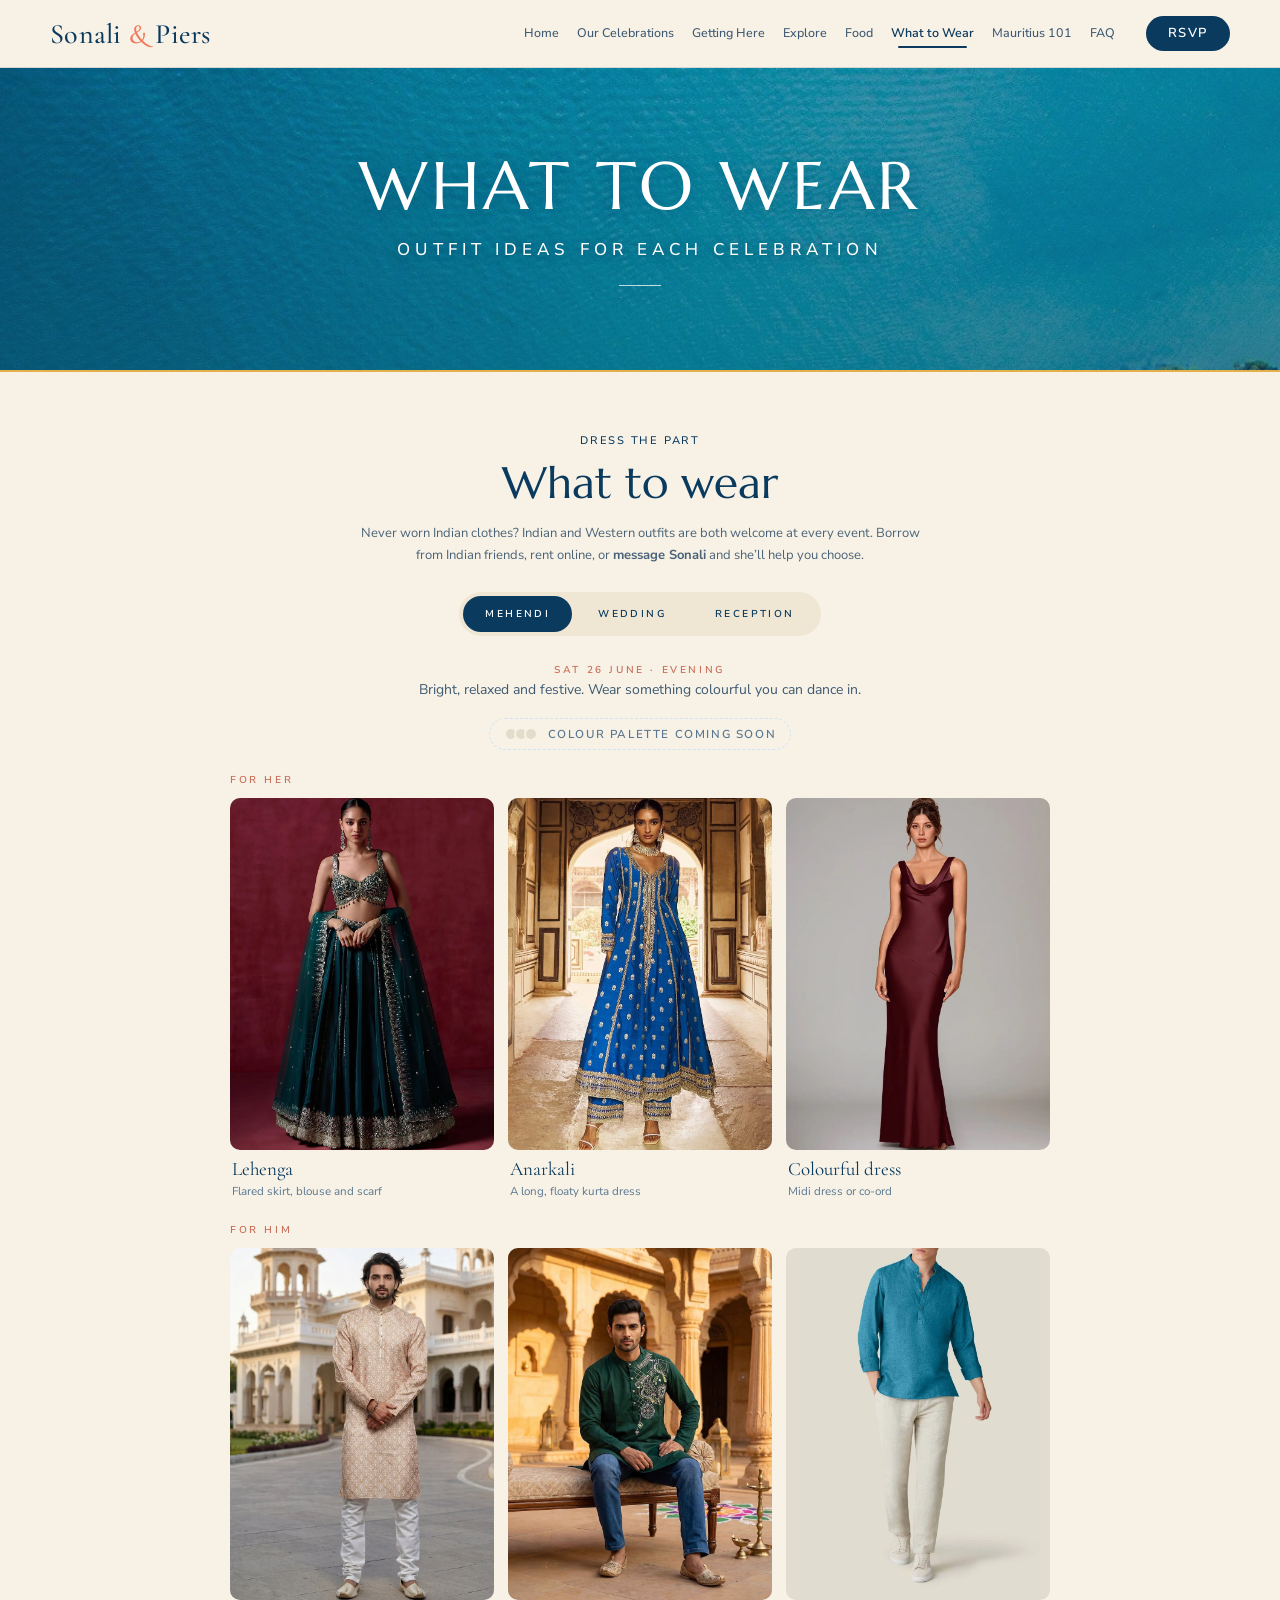
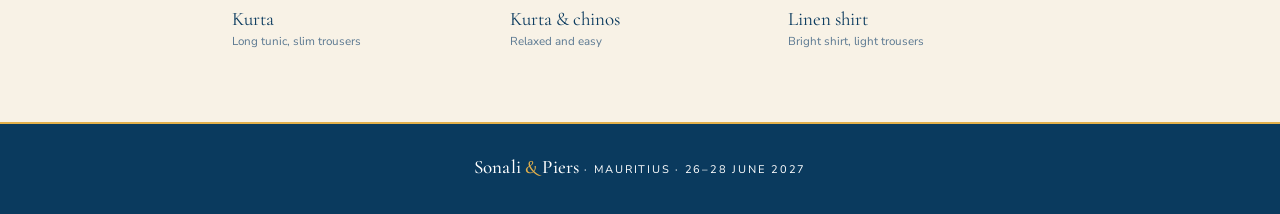
<file: wear.html>
<!doctype html>
<html lang="en">
<head>
		<meta charset="UTF-8" />
		<meta
			name="viewport"
			content="width=device-width, initial-scale=1.0, viewport-fit=cover" />
		<meta
			name="theme-color"
			content="#0d6663" />
		<title>Sonali &amp; Piers | What to Wear</title>
		<meta name="description" content="Outfit ideas for the Mehendi, the Wedding and the Reception." />
		<meta property="og:type" content="website" />
		<meta property="og:site_name" content="Sonali &amp; Piers" />
		<meta property="og:title" content="Sonali &amp; Piers | What to Wear" />
		<meta property="og:description" content="Outfit ideas for the Mehendi, the Wedding and the Reception." />
		<meta property="og:url" content="https://piers-kirk.github.io/sonali-and-piers-wedding-website/wear.html" />
		<meta property="og:image" content="https://piers-kirk.github.io/sonali-and-piers-wedding-website/assets/images/share.jpg" />
		<meta property="og:image:width" content="1200" />
		<meta property="og:image:height" content="630" />
		<meta property="og:image:alt" content="Sonali &amp; Piers, Mauritius, 26 to 28 June 2027, over an aerial photo of Le Morne" />
		<meta name="twitter:card" content="summary_large_image" />
		<meta name="theme-color" content="#f8f2e6" />
		<link
			rel="preconnect"
			href="https://fonts.googleapis.com" />
		<link
			rel="preconnect"
			href="https://fonts.gstatic.com"
			crossorigin />
		<link
			href="https://fonts.googleapis.com/css2?family=Cormorant+Garamond:wght@500;600&family=Marcellus&family=Nunito+Sans:wght@300;400;600;700&family=Great+Vibes&display=swap"
			rel="stylesheet" />
		<link rel="icon" href="assets/images/favicon.svg" type="image/svg+xml" />
		<link rel="stylesheet" href="assets/css/food.css?v=20261116a" />
		<link rel="stylesheet" href="assets/css/site.css?v=20261116a" />
		<link rel="stylesheet" href="assets/css/wear.css?v=20261116a" />
</head>
<body data-page="wear">
		<header class="site-head">
			<a class="brand" href="index.html#home" aria-label="Sonali and Piers, home">Sonali <span>&amp;</span> Piers</a>
			<nav class="site-nav" aria-label="Main"><a href="index.html#home" data-nav="home">Home</a><a href="index.html#itinerary" data-nav="itinerary">Our Celebrations</a><a href="index.html#travel" data-nav="travel">Getting Here</a><a href="explore.html" data-nav="explore">Explore</a><a href="food.html" data-nav="food">Food</a><a href="wear.html" data-nav="wear">What to Wear</a><a href="tips.html" data-nav="tips">Mauritius 101</a><a href="index.html#faq" data-nav="faq">FAQ</a></nav>
			<a class="head-rsvp" href="index.html#rsvp" data-nav="rsvp">RSVP</a>
		</header>
		<nav class="tabbar" aria-label="Main"><a href="index.html#home" data-nav="home"><svg viewBox="0 0 24 24" aria-hidden="true"><path d="M3 10.5 12 3l9 7.5"/><path d="M5 9.5V20h5v-6h4v6h5V9.5"/></svg><span>Home</span></a><a href="index.html#itinerary" data-nav="itinerary"><svg viewBox="0 0 24 24" aria-hidden="true"><rect x="3.5" y="5" width="17" height="15.5" rx="2"/><path d="M3.5 10h17M8 3v4M16 3v4"/><path d="m9.2 15 2 2 3.8-4" /></svg><span>Celebrations</span></a><a href="index.html#travel" data-nav="travel"><svg viewBox="0 0 24 24" aria-hidden="true"><path d="M10.2 20.5 12 15l4.6 4.3 1.6-.6-2.4-6.5 3.6-3.6a1.9 1.9 0 0 0-2.7-2.7l-3.6 3.6-6.5-2.4-.6 1.6L10.3 12l-5.5 1.8-1.4-1.4-1.3.6 2.3 2.8 2.8 2.3.6-1.3z"/></svg><span>Getting Here</span></a><a href="explore.html" data-nav="explore"><svg viewBox="0 0 24 24" aria-hidden="true"><circle cx="12" cy="12" r="8.5"/><path d="m15.5 8.5-2 5-5 2 2-5z"/></svg><span>Explore</span></a><button class="tab-more" type="button" aria-expanded="false" aria-controls="more-sheet"><svg viewBox="0 0 24 24" aria-hidden="true"><rect x="4" y="4" width="6.5" height="6.5" rx="1.6"/><rect x="13.5" y="4" width="6.5" height="6.5" rx="1.6"/><rect x="4" y="13.5" width="6.5" height="6.5" rx="1.6"/><rect x="13.5" y="13.5" width="6.5" height="6.5" rx="1.6"/></svg><span>More</span></button></nav>
		<div class="more-sheet" id="more-sheet" hidden><div class="more-scrim" data-close-more></div><div class="more-panel" role="dialog" aria-modal="true" aria-label="More pages"><p class="more-h">More</p><ul><li><a href="food.html" data-nav="food"><svg viewBox="0 0 24 24" aria-hidden="true"><path d="M7 3v8M4.5 3v5a2.5 2.5 0 0 0 5 0V3M7 11v10"/><path d="M17.5 21V3c-2.2 1.3-3.5 3.7-3.5 7v3h3.5"/></svg><span>Food</span><i aria-hidden="true">›</i></a></li><li><a href="wear.html" data-nav="wear"><svg viewBox="0 0 24 24" aria-hidden="true"><path d="M12 7.5a2 2 0 1 1 2-2"/><path d="M12 7.5v1.2L3.2 15.6a1 1 0 0 0 .6 1.9h16.4a1 1 0 0 0 .6-1.9L12 8.7"/></svg><span>What to Wear</span><i aria-hidden="true">›</i></a></li><li><a href="tips.html" data-nav="tips"><svg viewBox="0 0 24 24" aria-hidden="true"><circle cx="12" cy="12" r="8.5"/><path d="M12 11v5.5"/><circle cx="12" cy="7.8" r=".7" fill="currentColor"/></svg><span>Mauritius 101</span><i aria-hidden="true">›</i></a></li><li><a href="index.html#faq" data-nav="faq"><svg viewBox="0 0 24 24" aria-hidden="true"><circle cx="12" cy="12" r="8.5"/><path d="M9.7 9.5a2.4 2.4 0 1 1 3.3 2.2c-.7.3-1 .8-1 1.5v.4"/><circle cx="12" cy="16.6" r=".6" fill="currentColor"/></svg><span>FAQ</span><i aria-hidden="true">›</i></a></li></ul></div></div>
		<header class="hero mini" id="home"><div class="hero-content"><h1>WHAT TO WEAR</h1><p class="hero-location">OUTFIT IDEAS FOR EACH CELEBRATION</p><span class="hero-rule" aria-hidden="true"></span></div></header>
<main><section class="explore fd wr"><p class="section-label">DRESS THE PART</p><h2>What to wear</h2><p class="o-help">Never worn Indian clothes? Indian and Western outfits are both welcome at every event. Borrow from Indian friends, rent online, or <b>message Sonali</b> and she’ll help you choose.</p><div class="o-seg" role="tablist" aria-label="Choose a celebration"><button type="button" role="tab" id="tab-mehendi" data-t="mehendi" aria-controls="mehendi" aria-selected="true">MEHENDI</button><button type="button" role="tab" id="tab-wedding" data-t="wedding" aria-controls="wedding" aria-selected="false">WEDDING</button><button type="button" role="tab" id="tab-reception" data-t="reception" aria-controls="reception" aria-selected="false">RECEPTION</button></div><div class="o-panel" id="mehendi" role="tabpanel" aria-labelledby="tab-mehendi" data-pane="mehendi"><p class="o-date">SAT 26 JUNE · EVENING</p><p class="o-vibe">Bright, relaxed and festive. Wear something colourful you can dance in.</p><p class="wr-pal"><span class="wr-sw" aria-hidden="true"><i></i><i></i><i></i></span>Colour palette coming soon</p><p class="o-for">FOR HER</p><div class="o-row"><figure class="o-tile"><img src="assets/images/clothing/Mehendi/lehenga.jpeg" alt="Lehenga" loading="lazy" /><figcaption><b>Lehenga</b><span>Flared skirt, blouse and scarf</span></figcaption></figure><figure class="o-tile"><img src="assets/images/clothing/Mehendi/anarkali.jpeg" alt="Anarkali" loading="lazy" /><figcaption><b>Anarkali</b><span>A long, floaty kurta dress</span></figcaption></figure><figure class="o-tile"><img src="assets/images/clothing/Mehendi/western_dress.jpeg" alt="Colourful dress" loading="lazy" /><figcaption><b>Colourful dress</b><span>Midi dress or co-ord</span></figcaption></figure></div><p class="o-for">FOR HIM</p><div class="o-row"><figure class="o-tile"><img src="assets/images/clothing/Mehendi/kurta.jpeg" alt="Kurta" loading="lazy" /><figcaption><b>Kurta</b><span>Long tunic, slim trousers</span></figcaption></figure><figure class="o-tile"><img src="assets/images/clothing/Mehendi/kurta_with_chinos.jpeg" alt="Kurta & chinos" loading="lazy" /><figcaption><b>Kurta & chinos</b><span>Relaxed and easy</span></figcaption></figure><figure class="o-tile"><img src="assets/images/clothing/Mehendi/linen_shirt.jpeg" alt="Linen shirt" loading="lazy" /><figcaption><b>Linen shirt</b><span>Bright shirt, light trousers</span></figcaption></figure></div></div><div class="o-panel" id="wedding" role="tabpanel" aria-labelledby="tab-wedding" data-pane="wedding" hidden><p class="o-date">SUN 27 JUNE · AFTERNOON</p><p class="o-vibe">The most traditional day. Dress up, in light fabrics for the afternoon heat.</p><p class="wr-pal"><span class="wr-sw" aria-hidden="true"><i></i><i></i><i></i></span>Colour palette coming soon</p><p class="o-for">FOR HER</p><div class="o-row"><figure class="o-tile"><img src="assets/images/clothing/Wedding/saree.jpeg" alt="Saree" loading="lazy" /><figcaption><b>Saree</b><span>Draped, light and elegant</span></figcaption></figure><figure class="o-tile"><img src="assets/images/clothing/Wedding/lehenga.jpeg" alt="Lehenga" loading="lazy" /><figcaption><b>Lehenga</b><span>Soft colours, a little sparkle</span></figcaption></figure><figure class="o-tile"><img src="assets/images/clothing/Wedding/formal_dress.jpeg" alt="Formal dress" loading="lazy" /><figcaption><b>Formal dress</b><span>Long or midi, soft or jewel tones</span></figcaption></figure></div><p class="o-for">FOR HIM</p><div class="o-row"><figure class="o-tile"><img src="assets/images/clothing/Wedding/sherwani.jpeg" alt="Sherwani" loading="lazy" /><figcaption><b>Sherwani</b><span>Long embroidered coat</span></figcaption></figure><figure class="o-tile"><img src="assets/images/clothing/Wedding/kurta_nehru_jacket.jpeg" alt="Kurta & waistcoat" loading="lazy" /><figcaption><b>Kurta & waistcoat</b><span>Smart and comfortable</span></figcaption></figure><figure class="o-tile"><img src="assets/images/clothing/Wedding/light_suit.jpeg" alt="Light suit" loading="lazy" /><figcaption><b>Light suit</b><span>Tie optional</span></figcaption></figure></div></div><div class="o-panel" id="reception" role="tabpanel" aria-labelledby="tab-reception" data-pane="reception" hidden><p class="o-date">MON 28 JUNE · EVENING</p><p class="o-vibe">The glamorous finale, outdoors at night. Evening wear, and bring a layer.</p><p class="wr-pal"><span class="wr-sw" aria-hidden="true"><i></i><i></i><i></i></span>Colour palette coming soon</p><p class="o-for">FOR HER</p><div class="o-row"><figure class="o-tile"><img src="assets/images/clothing/Reception/evening_gown.jpeg" alt="Evening gown" loading="lazy" /><figcaption><b>Evening gown</b><span>Rich colour, some shine</span></figcaption></figure><figure class="o-tile"><img src="assets/images/clothing/Reception/indo_western.jpeg" alt="Indo-western" loading="lazy" /><figcaption><b>Indo-western</b><span>A cape or jacket over a gown</span></figcaption></figure><figure class="o-tile"><img src="assets/images/clothing/Reception/party_saree.jpeg" alt="Party saree" loading="lazy" /><figcaption><b>Party saree</b><span>Sequins or silk</span></figcaption></figure></div><p class="o-for">FOR HIM</p><div class="o-row"><figure class="o-tile"><img src="assets/images/clothing/Reception/dinner_suit.jpeg" alt="Dinner suit" loading="lazy" /><figcaption><b>Dinner suit</b><span>Tuxedo or dark suit</span></figcaption></figure><figure class="o-tile"><img src="assets/images/clothing/Reception/bandhgala.jpeg" alt="Bandhgala" loading="lazy" /><figcaption><b>Bandhgala</b><span>High-collared jacket</span></figcaption></figure><figure class="o-tile"><img src="assets/images/clothing/Reception/light_evening_suit.jpeg" alt="Pale suit" loading="lazy" /><figcaption><b>Pale suit</b><span>Open collar, summer night</span></figcaption></figure></div></div></section></main>
<footer><p><span class="fn">Sonali <span class="name-amp">&amp;</span> Piers</span> · MAURITIUS · 26–28 JUNE 2027</p></footer>
<script src="assets/js/script.js?v=20261116a"></script>
		<script src="assets/js/wear.js?v=20261116a"></script>
		<script src="assets/js/site.js?v=20261116a"></script>
</body></html>
</file>
<file: assets/css/style.css>
:root{--green:#0a3a5e;--deep:#0a3a5e;--cream:#f8f2e6;--mist:#eaf4fc;--ink:#0a3a5e;--serif:"Marcellus",Georgia,serif;--sans:"Nunito Sans",Arial,sans-serif}
*{box-sizing:border-box;margin:0;padding:0}
html{scroll-behavior:smooth;scroll-padding-top:70px}
body{font-family:var(--sans);color:var(--ink);background:var(--cream);line-height:1.6}
a{color:inherit}
.hero{position:relative;height:min(720px,72vw);min-height:560px;display:flex;align-items:center;justify-content:center;color:white;text-align:center;background:linear-gradient(rgba(10, 58, 94, .13),rgba(10, 58, 94, .09)),url("https://images.unsplash.com/photo-1507525428034-b723cf961d3e?auto=format&fit=crop&w=2400&q=90") center 56%/cover no-repeat}

.hero-content{margin-top:45px}
.eyebrow,.section-label{font-size:10px;letter-spacing:4px;font-weight:500}
.hero h1{font:400 clamp(52px,6.2vw,84px)/1 var(--serif);letter-spacing:.055em;margin:13px 0 12px}
.hero h1 span{font-size:.9em}
.hero-location{font-size:13px;letter-spacing:5px;margin-top:16px}
.hero-date{font-size:10px;letter-spacing:4px;margin-top:8px}
.hero-rule{display:block;width:42px;height:1px;background:currentColor;margin:22px auto 0;opacity:.75}
.intro{position:relative;text-align:center;padding:55px 20px 64px;overflow:hidden}
.intro:before,.intro:after{content:"❧";position:absolute;top:20px;font:140px/1 var(--serif);color:#1670b8;opacity:.24}
.intro:before{left:-28px;transform:rotate(-35deg)}
.intro:after{right:-28px;transform:scaleX(-1) rotate(-35deg)}
.section-label{color:var(--deep);margin-bottom:10px}
.intro h2,.travel h2,.faq h2{font:400 clamp(34px,4vw,48px)/1.05 var(--serif);color:var(--deep)}

.celebrations{background:linear-gradient(180deg,#eaf4fc,#eaf4fc);padding:48px 6% 62px}
.section-heading{display:flex;align-items:center;justify-content:center;gap:28px}
.section-heading span{width:38px;height:1px;background:#5a7891}
.section-heading h2{font:500 17px/1 var(--serif);letter-spacing:5px}

.travel,.faq{text-align:center;padding:68px 22px}
.travel{background:var(--cream)}

.faq{background:#eaf4fc}
.faq details{max-width:680px;margin:0 auto;border-bottom:1px solid #eaf4fc;text-align:left}
.faq details:first-of-type{margin-top:30px;border-top:1px solid #eaf4fc}
.faq summary{cursor:pointer;padding:17px 4px;font:400 20px var(--serif)}
.faq details p{padding:0 4px 18px;font-size:12px;color:#3e5a72}
.countdown-rsvp{position:relative;min-height:320px;display:flex;align-items:center;justify-content:center;text-align:center;background:linear-gradient(rgba(234, 244, 252, .20),rgba(234, 244, 252, .20)),url("https://images.unsplash.com/photo-1507525428034-b723cf961d3e?auto=format&fit=crop&w=2200&q=88") center 73%/cover no-repeat}
.countdown-wrap{padding:36px 20px}
.countdown{display:flex;justify-content:center;align-items:center;gap:24px;margin:8px auto 18px}
.countdown div{min-width:70px}
.countdown span{font:400 38px/1 var(--serif)}
.countdown p{font-size:8px;letter-spacing:1.8px;margin-top:4px}
.countdown i{display:block;width:1px;height:32px;background:rgba(10, 58, 94, .42)}
.rsvp-button{display:inline-flex;min-width:150px;justify-content:center;gap:18px;padding:12px 24px;border-radius:28px;background:var(--green);color:white;text-decoration:none;font-size:9px;letter-spacing:3px}
.cant-wait{margin-top:15px;font-size:8px;letter-spacing:2.4px}

button{align-self:center;margin-top:6px;border:0;border-radius:28px;background:var(--green);color:white;padding:14px 31px;font:500 9px var(--sans);letter-spacing:2.5px;cursor:pointer}

footer{text-align:center;padding:28px 20px;background:var(--deep);color:white;font-size:8px;letter-spacing:2px}
@media(max-width:720px){
.hero{height:80svh;min-height:600px}

.hero h1{font-size:clamp(42px,12vw,64px)}
.intro:before,.intro:after{font-size:80px}

.countdown{gap:9px}
.countdown div{min-width:52px}
.countdown span{font-size:31px}
.countdown i{height:26px}
.section-heading{gap:14px}
.section-heading h2{font-size:15px;letter-spacing:3px}
}
@media(prefers-reduced-motion:reduce){
html{scroll-behavior:auto}
}

/* Mockup look */
.hero{background:url("../images/le-morne.jpg") center 30%/cover no-repeat;height:min(680px,46vw);min-height:440px}

.hero-content{margin-top:6px}

.hero h1{font-weight:300;font-size:clamp(46px,6.3vw,92px)}

.intro{background:#f8f2e6;padding:54px 20px 60px;min-height:320px}
.intro:before,.intro:after{content:none}

.deco{position:absolute;top:0;width:min(12.5vw,150px);aspect-ratio:128/298;background-size:100% 100%;background-repeat:no-repeat}

.deco-l{left:0;background-image:url("../images/palm-left.jpg");-webkit-mask-image:linear-gradient(to right,#000 78%,transparent);mask-image:linear-gradient(to right,#000 78%,transparent)}

.deco-r{right:0;background-image:url("../images/palm-right.jpg");-webkit-mask-image:linear-gradient(to left,#000 78%,transparent);mask-image:linear-gradient(to left,#000 78%,transparent)}

.intro h2:after{content:"";display:block;width:38px;height:1px;background:#5a7891;margin:22px auto 0}

.celebrations{background:#eaf4fc}
.section-heading h2{font-size:19px}

.countdown-rsvp{background:url("../images/rsvp-bg.jpg") center/cover no-repeat;min-height:340px}

.cant-wait:after{content:"♡";display:block;font-size:18px;letter-spacing:0;margin-top:12px}

@media(max-width:720px){
.hero{height:78svh;min-height:540px}

.hero h1{font-size:clamp(40px,11vw,60px)}
.deco{display:none}
}

/* Travel, FAQ & Explore */
.travel-intro{max-width:560px;margin:14px auto 0;font-size:12px;color:#3e5a72}

@keyframes flip{from{transform:rotateX(90deg)}
to{transform:none}
}

@keyframes blink{50%{opacity:.6}
}

.travel-note{max-width:560px;margin:22px auto 0;font-size:12px;color:#3e5a72}
.travel-note a,.faq details a{color:var(--green)}

.stay{max-width:560px;margin:34px auto 0;padding:26px 28px;background:#f8f2e6;border-radius:6px;box-shadow:0 6px 20px rgba(10, 58, 94, .07)}

.stay h3{font:400 28px var(--serif);color:var(--deep);margin-bottom:8px}
.stay p{font-size:12px;color:#3e5a72}

.hero.mini{height:min(380px,34vw);min-height:300px}
.hero.mini h1{font-size:clamp(40px,5.2vw,68px)}

.explore{padding:60px 22px 72px;background:var(--cream);text-align:center}
.explore h2{font:400 clamp(30px,4vw,44px)/1.1 var(--serif);color:var(--deep)}

/* Hero countdown & glance */
.hero .countdown{color:#fff;margin:22px auto 18px;text-shadow:0 1px 8px rgba(10, 58, 94, .35)}

.hero .countdown i{background:rgba(255,255,255,.55)}

.hero .countdown span{font-size:34px}

@media(max-width:560px){
.hero .countdown span{font-size:28px}
}

/* Welcome note */
.welcome-note{max-width:560px;margin:26px auto 0;font:400 24px/1.45 var(--serif);color:var(--deep)}

.sig{font-family:"Great Vibes",cursive;font-size:46px;line-height:1.2;color:var(--green);margin-top:8px}

@media(max-width:560px){
.welcome-note{font-size:21px}
.sig{font-size:40px}
}

/* FAQ tabs */
.faq-tabs{display:flex;justify-content:center;flex-wrap:wrap;gap:10px;margin:26px auto 0;max-width:680px}

.faq-tab{margin:0;padding:9px 18px;background:transparent;color:var(--deep);border:1px solid #5a7891;border-radius:22px;font:500 9px var(--sans);letter-spacing:2.5px;cursor:pointer}

.faq-tab[aria-selected="true"]{background:var(--green);border-color:var(--green);color:#fff}

.isle{max-width:980px;margin:40px auto 0;background:#f8f2e6;border-radius:8px;box-shadow:0 8px 28px rgba(10, 58, 94, .08);padding:30px 30px 28px;text-align:left}
.isle-head{text-align:center}
.isle-head h3{font:400 32px/1.1 var(--serif);color:var(--deep);margin-top:6px}
.isle-sub{font-size:11px;color:#3e5a72;margin-top:6px}
.isle-body{display:grid;grid-template-columns:minmax(0,1.05fr) minmax(0,1fr);gap:28px;margin-top:22px;align-items:center}
.isle-map{background:radial-gradient(ellipse at 50% 45%,#eaf4fc 0%,#eaf4fc 55%,#eaf4fc 100%);border-radius:6px;padding:6px;min-width:0}
#isle-svg{display:block;width:100%;height:auto;fill:initial;stroke:none}
#isle-svg .land{fill:#f8f2e6;stroke:#5a7891;stroke-width:1.2}
#isle-svg .reef{fill:none;stroke:#f8f2e6;stroke-width:1.4;stroke-dasharray:2 5;opacity:.9}
#isle-svg .hills{fill:#e5e9d3}
#isle-svg .route{fill:none;stroke:#f07a5a;stroke-width:1.6;stroke-dasharray:5 5}
#isle-svg .route-lbl{font:500 13px var(--serif);fill:#f07a5a}
#isle-svg .sea{font:400 15px var(--serif);fill:#3e5a72;letter-spacing:2px}
#isle-svg .town{font:500 7.5px var(--sans);letter-spacing:1.6px;fill:#5a7891}
#isle-svg .halo{fill:#0a3a5e;opacity:.09}
#isle-svg .pin{cursor:pointer;outline:none}
#isle-svg .pin circle.dot{fill:#f8f2e6;stroke:#0a3a5e;stroke-width:2;transition:r .2s}
#isle-svg .pin circle.core{fill:#0a3a5e}
#isle-svg .pin text{font:500 8.5px var(--sans);letter-spacing:1.4px;fill:#0a3a5e}
#isle-svg .pin circle.ring{fill:none;stroke:#0a3a5e;stroke-width:1.2;opacity:0}
#isle-svg .pin.on circle.dot{fill:#0a3a5e}
#isle-svg .pin.on circle.core{fill:#f8f2e6}
#isle-svg .pin.on circle.ring{animation:isle-ping 1.8s ease-out infinite}
#isle-svg .pin:focus-visible circle.dot{stroke:#f07a5a;stroke-width:3}
@keyframes isle-ping{0%{r:8;opacity:.7}
100%{r:22;opacity:0}
}
.isle-panel{min-width:0}
.isle-chips{display:flex;flex-wrap:wrap;gap:7px}
.isle-chips button{align-self:auto;margin:0;border:1px solid #eaf4fc;background:#f8f2e6;color:var(--deep);border-radius:20px;padding:8px 13px;font:500 8px var(--sans);letter-spacing:1.8px;cursor:pointer;transition:background .2s}
.isle-chips button[aria-selected="true"]{background:var(--green);border-color:var(--green);color:#fff}
.isle-chips button:focus-visible{outline:2px solid #f07a5a;outline-offset:2px}
.isle-card{margin-top:18px;padding:22px 22px 20px;border:1px solid #f8f2e6;border-radius:6px;background:#f8f2e6;animation:isle-in .35s ease both}
@keyframes isle-in{from{opacity:.4;transform:translateY(6px)}
to{opacity:1;transform:none}
}
.isle-card .lbl{color:#f07a5a}
.isle-card h4{font:400 30px/1.1 var(--serif);color:var(--deep);margin:6px 0 4px}
.isle-card .when{font-size:10px;font-weight:500;color:var(--ink)}
.isle-card p.txt{font-size:11.5px;line-height:1.7;color:#3e5a72;margin-top:10px}
.isle-card .go{display:inline-flex;align-items:center;gap:8px;margin-top:16px;padding:11px 18px;border-radius:24px;background:var(--green);color:#fff;text-decoration:none;font:500 8.5px var(--sans);letter-spacing:2.2px}
.isle-card .go:hover{background:var(--deep)}
.isle-card .go svg{width:13px;height:13px;stroke:#fff;stroke-width:1.8}
@media(max-width:760px){
.isle{padding:24px 16px 20px;margin-top:30px}
.isle-body{grid-template-columns:1fr;gap:16px}
.isle-card h4{font-size:27px}
}
@media(prefers-reduced-motion:reduce){
#isle-svg .pin.on circle.ring{animation:none;opacity:.5;r:14}
.isle-card{animation:none}
}

.isle .lbl{font:500 8.5px/1.4 var(--sans);letter-spacing:2.6px;color:#3e5a72;text-transform:uppercase}
.isle-card .lbl{color:#f07a5a}
.isle-card .go svg{fill:none}
.ce-grid{max-width:1120px;margin:36px auto 0;display:grid;grid-template-columns:repeat(3,minmax(0,1fr));gap:22px;text-align:left}
.ce{background:#f8f2e6;border-radius:8px;overflow:hidden;box-shadow:0 6px 22px rgba(10, 58, 94, .08);display:flex;flex-direction:column;transition:transform .25s}
.ce:hover{transform:translateY(-4px)}
.ce-art{position:relative;margin:0;line-height:0}

.ce-date{position:absolute;left:18px;bottom:-26px;width:62px;padding:7px 0 6px;background:#f8f2e6;border-radius:6px;box-shadow:0 4px 14px rgba(10, 58, 94, .15);text-align:center;line-height:1}
.ce-date span{display:block;font:500 7.5px var(--sans);letter-spacing:2px;color:#3e5a72}
.ce-date b{display:block;font:400 30px/1 var(--serif);color:var(--deep);margin:3px 0 2px}
.ce-body{padding:38px 24px 22px;display:flex;flex-direction:column;flex:1}
.ce h3{font:400 32px/1.05 var(--serif);color:var(--deep)}
.ce-time{font-size:11px;font-weight:500;letter-spacing:1px;color:var(--ink);margin-top:8px;text-transform:uppercase}
.ce-venue{font-size:12px;color:var(--ink);margin-top:2px}
.ce-copy{font-size:11.5px;line-height:1.7;color:#3e5a72;margin-top:12px}
.ce a.ce-map{align-self:flex-start;display:inline-flex;align-items:center;gap:6px;margin-top:14px;padding:6px 12px 6px 9px;border:1px solid #eaf4fc;border-radius:20px;font:500 8px/1 var(--sans);letter-spacing:2px;text-transform:uppercase;color:var(--green);text-decoration:none;background:#eaf4fc}
.ce a.ce-map:hover{background:#eaf4fc}
.ce-map svg{width:12px;height:12px;fill:none;stroke:var(--green);stroke-width:1.8}
.ce-wear{margin-top:auto;border-top:1px solid #f8f2e6;padding-top:4px}
.ce a.ce-map{margin-bottom:18px}

.ce-wear>p{font-size:11.5px;line-height:1.7;color:#3e5a72}

@media(max-width:900px){
.ce-grid{grid-template-columns:1fr;max-width:460px;gap:20px}
}
@media(prefers-reduced-motion:reduce){
.ce{transition:none}
}
.ce-wear-h{padding:12px 0 6px;font:500 9px var(--sans);letter-spacing:2.4px;text-transform:uppercase;color:var(--green)}
.ce-wear>p.ce-wear-h{color:var(--green);font-size:9px;line-height:1.4}

/* Waves & flowers */
.celebrations,.travel,.faq{position:relative}
.celebrations:before,.travel:before,.faq:before,.countdown-rsvp:after,footer:before,.hero:after{content:"";position:absolute;left:0;right:0;height:56px;background-size:100% 100%;background-repeat:no-repeat;pointer-events:none;z-index:1}
.celebrations:before,.travel:before,.faq:before,footer:before{top:-1px}
.countdown-rsvp:after,.hero:after{bottom:-1px}
.celebrations:before{background-image:url("data:image/svg+xml,%3Csvg%20xmlns%3D%27http%3A//www.w3.org/2000/svg%27%20viewBox%3D%270%200%201200%2060%27%20preserveAspectRatio%3D%27none%27%3E%3Cpath%20d%3D%27M0%200H1200V28C1000%2062%20850%200%20650%2026S300%2060%20150%2030%2040%2014%200%2030Z%27%20fill%3D%27%23f8f2e6%27/%3E%3C/svg%3E")}
.travel:before{background-image:url("data:image/svg+xml,%3Csvg%20xmlns%3D%27http%3A//www.w3.org/2000/svg%27%20viewBox%3D%270%200%201200%2060%27%20preserveAspectRatio%3D%27none%27%3E%3Cpath%20d%3D%27M0%200H1200V28C1000%2062%20850%200%20650%2026S300%2060%20150%2030%2040%2014%200%2030Z%27%20fill%3D%27%23eaf4fc%27%20transform%3D%22scale%28-1%201%29%20translate%28-1200%200%29%22/%3E%3C/svg%3E")}
.faq:before{background-image:url("data:image/svg+xml,%3Csvg%20xmlns%3D%27http%3A//www.w3.org/2000/svg%27%20viewBox%3D%270%200%201200%2060%27%20preserveAspectRatio%3D%27none%27%3E%3Cpath%20d%3D%27M0%200H1200V28C1000%2062%20850%200%20650%2026S300%2060%20150%2030%2040%2014%200%2030Z%27%20fill%3D%27%23f8f2e6%27/%3E%3C/svg%3E")}
.countdown-rsvp:before{content:"";position:absolute;left:0;right:0;top:-1px;height:56px;background:url("data:image/svg+xml,%3Csvg%20xmlns%3D%27http%3A//www.w3.org/2000/svg%27%20viewBox%3D%270%200%201200%2060%27%20preserveAspectRatio%3D%27none%27%3E%3Cpath%20d%3D%27M0%200H1200V28C1000%2062%20850%200%20650%2026S300%2060%20150%2030%2040%2014%200%2030Z%27%20fill%3D%27%23eaf4fc%27%20transform%3D%22scale%28-1%201%29%20translate%28-1200%200%29%22/%3E%3C/svg%3E") 0 0/100% 100% no-repeat;pointer-events:none;z-index:1}
.countdown-rsvp:after{background-image:url("data:image/svg+xml,%3Csvg%20xmlns%3D%27http%3A//www.w3.org/2000/svg%27%20viewBox%3D%270%200%201200%2060%27%20preserveAspectRatio%3D%27none%27%3E%3Cpath%20d%3D%27M0%2060H1200V32C1000%20-2%20850%2060%20650%2034S300%200%20150%2030%2040%2046%200%2030Z%27%20fill%3D%27%23f8f2e6%27/%3E%3C/svg%3E")}
footer{position:relative;padding-top:60px}footer:before{height:40px;background-image:url("data:image/svg+xml,%3Csvg%20xmlns%3D%27http%3A//www.w3.org/2000/svg%27%20viewBox%3D%270%200%201200%2060%27%20preserveAspectRatio%3D%27none%27%3E%3Cpath%20d%3D%27M0%200H1200V28C1000%2062%20850%200%20650%2026S300%2060%20150%2030%2040%2014%200%2030Z%27%20fill%3D%27%23f8f2e6%27/%3E%3C/svg%3E")}
.hero:after{background-image:url("data:image/svg+xml,%3Csvg%20xmlns%3D%27http%3A//www.w3.org/2000/svg%27%20viewBox%3D%270%200%201200%2060%27%20preserveAspectRatio%3D%27none%27%3E%3Cpath%20d%3D%27M0%2060H1200V32C1000%20-2%20850%2060%20650%2034S300%200%20150%2030%2040%2046%200%2030Z%27%20fill%3D%27%23f8f2e6%27/%3E%3C/svg%3E")}
.celebrations{padding-top:92px}.travel,.faq{padding-top:100px}
.hib{position:absolute;top:96px;width:56px;height:56px;background-size:contain;background-repeat:no-repeat;opacity:.92;pointer-events:none}
.hib-l{left:5%;transform:rotate(-12deg);background-image:url("data:image/svg+xml,%3Csvg%20xmlns%3D%27http%3A//www.w3.org/2000/svg%27%20viewBox%3D%270%200%2060%2060%27%3E%3Cg%20fill%3D%27%23f07a5a%27%20stroke%3D%27%23f07a5a%27%20stroke-width%3D%27.8%27%3E%3Cellipse%20cx%3D%2730%27%20cy%3D%2715%27%20rx%3D%279%27%20ry%3D%2714%27%20transform%3D%27rotate%280%2030%2030%29%27/%3E%3Cellipse%20cx%3D%2730%27%20cy%3D%2715%27%20rx%3D%279%27%20ry%3D%2714%27%20transform%3D%27rotate%2872%2030%2030%29%27/%3E%3Cellipse%20cx%3D%2730%27%20cy%3D%2715%27%20rx%3D%279%27%20ry%3D%2714%27%20transform%3D%27rotate%28144%2030%2030%29%27/%3E%3Cellipse%20cx%3D%2730%27%20cy%3D%2715%27%20rx%3D%279%27%20ry%3D%2714%27%20transform%3D%27rotate%28216%2030%2030%29%27/%3E%3Cellipse%20cx%3D%2730%27%20cy%3D%2715%27%20rx%3D%279%27%20ry%3D%2714%27%20transform%3D%27rotate%28288%2030%2030%29%27/%3E%3C/g%3E%3Ccircle%20cx%3D%2730%27%20cy%3D%2730%27%20r%3D%275%27%20fill%3D%27%23e3b04b%27/%3E%3C/svg%3E")}
.hib-r{right:5%;transform:rotate(14deg);background-image:url("data:image/svg+xml,%3Csvg%20xmlns%3D%27http%3A//www.w3.org/2000/svg%27%20viewBox%3D%270%200%2060%2060%27%3E%3Cg%20fill%3D%27%23ffffff%27%20stroke%3D%27%23e3b9c2%27%20stroke-width%3D%27.8%27%3E%3Cellipse%20cx%3D%2730%27%20cy%3D%2715%27%20rx%3D%279%27%20ry%3D%2714%27%20transform%3D%27rotate%280%2030%2030%29%27/%3E%3Cellipse%20cx%3D%2730%27%20cy%3D%2715%27%20rx%3D%279%27%20ry%3D%2714%27%20transform%3D%27rotate%2872%2030%2030%29%27/%3E%3Cellipse%20cx%3D%2730%27%20cy%3D%2715%27%20rx%3D%279%27%20ry%3D%2714%27%20transform%3D%27rotate%28144%2030%2030%29%27/%3E%3Cellipse%20cx%3D%2730%27%20cy%3D%2715%27%20rx%3D%279%27%20ry%3D%2714%27%20transform%3D%27rotate%28216%2030%2030%29%27/%3E%3Cellipse%20cx%3D%2730%27%20cy%3D%2715%27%20rx%3D%279%27%20ry%3D%2714%27%20transform%3D%27rotate%28288%2030%2030%29%27/%3E%3C/g%3E%3Ccircle%20cx%3D%2730%27%20cy%3D%2730%27%20r%3D%275%27%20fill%3D%27%23e3b04b%27/%3E%3C/svg%3E")}
@media(max-width:720px){
.celebrations:before,.travel:before,.faq:before,.countdown-rsvp:before,.countdown-rsvp:after,.hero:after{height:30px}footer:before{height:24px}footer{padding-top:44px}.celebrations{padding-top:64px}.travel,.faq{padding-top:72px}
}
@media(max-width:560px){
.hib{display:none}
}
/* Hibiscus flank the "Our Celebrations" heading */
.hib{top:62px}
.hib-l{left:max(8px,calc(50% - 300px))}.hib-r{right:max(8px,calc(50% - 300px))}
@media(max-width:720px){
.hib{top:44px;width:44px;height:44px}
}
.hib{top:72px}@media(max-width:720px){
.hib{top:52px}
}

/* Passport stamps (airlines) */
.stamps{display:flex;flex-wrap:wrap;justify-content:center;gap:26px;max-width:760px;margin:30px auto 0;padding:36px 20px;background:#f8f2e6 repeating-linear-gradient(0deg,transparent 0 27px,rgba(10, 58, 94, .06) 27px 28px);border-radius:10px;box-shadow:inset 0 0 0 1px rgba(10, 58, 94, .1)}
.stamp{width:176px;height:176px;border-radius:50%;border:4px double var(--c);color:var(--c);display:flex;flex-direction:column;align-items:center;justify-content:center;transform:rotate(var(--r));opacity:.9;font-family:"Courier New",monospace;font-weight:700;letter-spacing:1px;text-align:center;padding:12px;text-decoration:none;transition:transform .2s,opacity .2s}
.stamp small{font-size:9px}.stamp b{font:600 22px/1.1 var(--serif);margin:5px 0}
.stamp:hover,.stamp:focus-visible{transform:rotate(0) scale(1.05);opacity:1}
@media(prefers-reduced-motion:reduce){
.stamp{transition:none}
}
@media(max-width:560px){
.stamps{gap:12px;padding:26px 12px}.stamp{width:148px;height:148px;padding:8px}.stamp b{font-size:19px}.stamp small{font-size:8px}
}

/* Real photos */
.hero{background-image:url("../images/le-morne.jpg");background-size:cover;background-position:center 30%}
.countdown-rsvp{background:linear-gradient(rgba(255,255,255,.4),rgba(255,255,255,.4)),url("../images/rsvp-bg.jpg") center/cover no-repeat}
/* Keep hero text readable over the photo */
.hero:before{content:"";position:absolute;inset:0;background:linear-gradient(rgba(10, 58, 94, .24),rgba(10, 58, 94, .14) 45%,rgba(10, 58, 94, .34));pointer-events:none}
.hero-content{position:relative;z-index:1}
.hero .countdown,.hero-date,.hero-location,.eyebrow{text-shadow:0 1px 10px rgba(10, 58, 94, .55)}
@media(max-width:720px){
.hero{background-position:80% 14%}
}

/* Island overview + street map tabs */
.isle-tabs{display:flex;gap:6px;padding:4px 4px 8px}
.isle-tabs button{align-self:auto;margin:0;border:1px solid #cfe4f5;background:rgba(248, 242, 230, .75);color:var(--deep);border-radius:18px;padding:7px 12px;font:500 8px var(--sans);letter-spacing:1.8px;cursor:pointer}
.isle-tabs button[aria-selected="true"]{background:var(--green);border-color:var(--green);color:#fff}
.isle-tabs button:focus-visible{outline:2px solid #f07a5a;outline-offset:2px}
.isle-frame{display:block;width:100%;aspect-ratio:420/470;border:0;border-radius:4px;background:#f8f2e6}
@media(max-width:760px){
.isle-frame{pointer-events:none}
}

/* RSVP opens the Google Form: countdown section flows straight into the footer */
.countdown-rsvp:after{background-image:url("data:image/svg+xml,%3Csvg%20xmlns%3D%27http%3A//www.w3.org/2000/svg%27%20viewBox%3D%270%200%201200%2060%27%20preserveAspectRatio%3D%27none%27%3E%3Cpath%20d%3D%27M0%2060H1200V32C1000%20-2%20850%2060%20650%2034S300%200%20150%2030%2040%2046%200%2030Z%27%20fill%3D%27%230a3a5e%27/%3E%3C/svg%3E")}
footer:before{display:none}footer{padding-top:28px}
.rsvp-by{margin-top:16px;font-weight:500}
.rsvp-by{font-size:8px;letter-spacing:2.4px;margin-top:16px;font-weight:500}
/* Deadline under the top RSVP button */
.hero-by{margin-top:14px;text-shadow:0 1px 10px rgba(10, 58, 94, .55)}
/* calendar buttons + what to expect */
.ce-actions{display:flex;flex-wrap:wrap;gap:8px;margin:14px 0 0}
.ce-cal{display:inline-block;padding:9px 14px;border:1px solid var(--green);border-radius:20px;font-size:9px;letter-spacing:2px;text-transform:uppercase;text-decoration:none;color:var(--green);background:transparent;min-height:34px}
.ce-cal:hover{background:var(--green);color:#fff}.ce-cal.alt{border-color:rgba(10, 58, 94, .35)}
.ce-expect{margin-top:12px;font-size:12px}

.ce-expect p{margin-top:6px;line-height:1.6}

/* soft scroll reveal (class added by JS, so nothing hides if JS fails) */
.reveal{opacity:0}
.reveal.in{opacity:1;animation:rv .8s ease backwards;animation-delay:var(--d,0s)}
@keyframes rv{from{opacity:0;transform:translateY(18px)}to{opacity:1;transform:none}}
@media(prefers-reduced-motion:reduce){
.reveal{opacity:1}.reveal.in{animation:none}
}
.ce-expect p{color:#3e5a72;font-size:12px;margin-bottom:12px}

/* toran divider under main section headings */
.toran{width:min(380px,82%);aspect-ratio:600/90;margin:12px auto 20px;background:url("../images/toran.svg") center/contain no-repeat}
.ce-grid{margin-top:8px}
.section-heading + .toran{margin-top:22px;margin-bottom:30px}
.toran.diyas{background-image:url("../images/diyas.svg");aspect-ratio:600/80;width:min(380px,82%);margin-top:6px}
.toran.garland{background-image:url("../images/garland.svg");aspect-ratio:600/80;width:min(400px,82%);margin-top:8px}

/* Our story: then & now polaroids */
.story{text-align:center;padding:56px 20px 64px}
.story h2{font:400 clamp(30px,4vw,44px)/1.1 var(--serif);margin:8px 0 34px;color:var(--deep,#0a3a5e)}
.story-pols{display:flex;gap:26px;justify-content:center;align-items:center;flex-wrap:wrap}
.pol{margin:0;background:#f8f2e6;padding:10px 10px 44px;box-shadow:0 8px 22px rgba(10, 58, 94, .18);width:240px;position:relative}
.pol img{display:block;width:100%;aspect-ratio:4/5;object-fit:cover}
.pol figcaption{position:absolute;left:0;right:0;bottom:8px;font:500 20px var(--serif);letter-spacing:1px;color:var(--green)}
.pol-a{transform:rotate(-4deg)}.pol-b{transform:rotate(3deg)}
.story-arrow{font:38px var(--serif);color:#e3b04b}

@media(max-width:620px){
.pol{width:172px;padding:8px 8px 38px}.pol figcaption{font-size:24px}.story-pols{gap:8px;flex-wrap:nowrap}.story-arrow{font-size:26px}.pol-a{transform:rotate(-3deg)}.pol-b{transform:rotate(2deg)}
}
.ce-expect{margin-top:14px}
.ce-expect-h{font-size:9px;letter-spacing:2.4px;text-transform:uppercase;color:var(--green);margin:0 0 6px}
.ce-expect p:not(.ce-expect-h){margin:0 0 12px}
.story h2{margin-top:0}
.ce-expect p.ce-expect-h{font-size:9px;letter-spacing:2.4px;color:var(--green);margin:0 0 6px;text-transform:uppercase;font-weight:400}

/* smoother flow from welcome note into story */
.intro{padding-bottom:18px;min-height:0}
.story{background:#f8f2e6;padding:6px 20px 64px}

/* outfit inspiration link */
.ce-insp{display:inline-block;margin-top:14px;font-size:9px;letter-spacing:2.2px;text-transform:uppercase;color:var(--green);text-decoration:none;border-bottom:1px solid rgba(10, 58, 94, .4);padding:4px 0}
.ce-insp:hover{border-bottom-color:var(--green)}

/* where to stay */
.stay{max-width:980px;margin:56px auto 0;text-align:center}
.stay h3{font:400 clamp(28px,3.4vw,38px)/1.1 var(--serif);color:var(--deep);margin:6px 0 0}
.stay .travel-intro{margin-bottom:26px}
.stay-pick{position:relative;max-width:620px;margin:0 auto;background:#f8f2e6;border-radius:10px;padding:34px 28px 26px;box-shadow:0 8px 24px rgba(10, 58, 94, .12);border:1px solid rgba(227, 176, 75, .55)}
.stay-badge{position:absolute;top:-11px;left:50%;transform:translateX(-50%);background:var(--green);color:#fff;font:500 9px var(--sans);letter-spacing:3px;padding:5px 14px;border-radius:14px}
.stay h4{font:500 26px/1.15 var(--serif);color:var(--deep);margin:0 0 8px}
.stay-pick p,.stay-card p,.stay-bnb p{font-size:12px;line-height:1.7;color:#3e5a72;margin:0}
.stay-links{display:flex;gap:10px;justify-content:center;flex-wrap:wrap;margin-top:16px}
.stay-links a,.stay-bnb a{display:inline-block;padding:9px 16px;border:1px solid var(--green);border-radius:20px;font-size:9px;letter-spacing:2px;text-transform:uppercase;text-decoration:none;color:var(--green)}
.stay-links a:first-child{background:var(--green);color:#fff}
.stay-links a:hover,.stay-bnb a:hover{background:var(--green);color:#fff}
.stay-sub{margin:34px 0 14px;font-size:9px;letter-spacing:3px;color:#3e5a72}
.stay-grid{display:grid;grid-template-columns:repeat(4,1fr);gap:16px;text-align:left}
.stay-card{background:#f8f2e6;border-radius:10px;padding:18px 18px 16px;box-shadow:0 6px 18px rgba(10, 58, 94, .09);display:flex;flex-direction:column}
.stay-card h4{font-size:21px}
.stay-card p{flex:1}
.stay-card a{margin-top:12px;font-size:9px;letter-spacing:2px;text-transform:uppercase;color:var(--green);text-decoration:none;border-bottom:1px solid rgba(10, 58, 94, .4);align-self:flex-start;padding:4px 0}
.stay-tag{font-size:8px;letter-spacing:2.4px;text-transform:uppercase;color:#3e5a72;margin-bottom:6px}
.stay-bnb{max-width:620px;margin:22px auto 0;background:rgba(248, 242, 230, .6);border:1px dashed rgba(10, 58, 94, .35);border-radius:10px;padding:22px 24px}
.stay-bnb h4{font-size:22px}.stay-bnb a{margin-top:14px}
.stay-note{margin:18px 0 0;font-size:11px;color:#3e5a72}
@media(max-width:860px){
.stay-grid{grid-template-columns:repeat(2,1fr)}
}
@media(max-width:520px){
.stay-grid{grid-template-columns:1fr}.stay{margin-top:40px}.stay-pick{padding:32px 20px 22px}
}
.story:before{content:"";display:block;width:38px;height:1px;background:#5a7891;margin:34px auto 38px}
.story{padding-top:0}
.stay{background:none;box-shadow:none;padding:0;border-radius:0}
.stay p{font-size:12px}
.stay .section-label{font-size:10px}
.stay .travel-intro{font-size:12px}.stay .stay-note{font-size:11px}.stay .stay-sub{font-size:9px;color:#3e5a72}
.ce-serve{font-size:11px;letter-spacing:.4px;color:#3e5a72;margin:2px 0 10px}
.ce-body .ce-serve+.ce-copy{margin-top:8px}

/* Story: then, now and the Mauritius invitation */
.story-pols{display:grid;grid-template-columns:1fr auto 1fr auto 1fr;align-items:center;gap:14px;max-width:780px;margin:0 auto}
.story-pols .pol{width:auto;min-width:0;margin:0;padding:8px 8px 12px}
.story-pols .pol img{width:100%;height:auto}
.story-pols .pol figcaption{position:static;transform:none;margin-top:8px;line-height:1.05;text-align:center}
.story-pols .pol figcaption small{display:block;font:500 clamp(8.5px,.8vw,10px) "Nunito Sans",sans-serif;letter-spacing:2px;text-transform:uppercase;color:#c75a3e;margin-top:3px}
.pol-c{transform:rotate(-2deg)}
.inv{aspect-ratio:4/5;display:flex;flex-direction:column;align-items:center;justify-content:center;text-align:center;padding:12px;background:#f8f2e6;box-shadow:inset 0 0 0 5px #f8f2e6,inset 0 0 0 6px #e3b04b;color:#0a3a5e}
.inv-k{font:500 clamp(7.5px,.85vw,10px) "Nunito Sans",sans-serif;letter-spacing:2.2px;text-transform:uppercase;color:#c75a3e}
.inv-line{width:34px;height:1px;background:#e3b04b;margin:10px auto}
.inv-m{font:500 clamp(24px,2.7vw,34px)/1 "Marcellus",serif;margin:0 0 8px}
.inv-d{font:500 clamp(8px,.85vw,10.5px) "Nunito Sans",sans-serif;letter-spacing:1.6px;text-transform:uppercase}
@media(max-width:640px){
.story-pols{grid-template-columns:1fr auto 1fr;max-width:400px;row-gap:6px}
.story-pols .story-arrow-2{grid-column:1/-1;justify-self:center;transform:rotate(90deg)}
.story-pols .pol-c{grid-column:1/-1;justify-self:center;width:47%}
}

/* Palette to be confirmed */.ce-pal-tbc{display:inline-flex;align-items:center;gap:9px;margin:10px 0 4px;padding:6px 12px;border-radius:16px;border:1px dashed #cfe4f5;color:#5a7891;font:600 9.5px "Nunito Sans",sans-serif;letter-spacing:1.5px;text-transform:uppercase}.ce-pal-tbc span{display:inline-flex}.ce-pal-tbc i{width:12px;height:12px;border-radius:50%;background:#e4dccb;border:2px solid #fffcf5;margin-left:-4px}.ce-pal-tbc i:first-child{margin-left:0}
</file>
<file: assets/css/site.css>
/* ==========================================================================
   Shared site styles, loaded last on every page.
   - The menu: a bar along the top, plus a tab bar along the bottom on phones
   - One-section-at-a-time view switching on the home page
   - Readability: darker photo overlays and larger small print
   ========================================================================== */

:root {
	--head-h: 68px;
	--tab-h: 0px;
	--muted: #3e5a72;
	--line: rgba(10, 58, 94, 0.14);
}

/* --------------------------------------------------------------------------
   Top bar (all pages)
   -------------------------------------------------------------------------- */
.site-head {
	position: sticky;
	top: 0;
	z-index: 60;
	height: var(--head-h);
	display: flex;
	align-items: center;
	gap: 24px;
	padding: 0 max(24px, calc((100% - 1180px) / 2));
	background: rgba(248, 242, 230, 0.96);
	-webkit-backdrop-filter: blur(10px);
	backdrop-filter: blur(10px);
	border-bottom: 1px solid var(--line);
}
.brand {
	font: 500 26px/1 var(--serif);
	color: var(--deep);
	text-decoration: none;
	white-space: nowrap;
	letter-spacing: 0.01em;
}
.brand span {
	font-style: italic;
	color: #f07a5a;
}
.site-nav {
	display: flex;
	gap: 4px;
	margin-left: auto;
}
.site-nav a {
	position: relative;
	padding: 10px 14px;
	font: 500 14px/1 var(--sans);
	color: var(--muted);
	text-decoration: none;
	border-radius: 8px;
	transition: color 0.2s, background-color 0.2s;
}
.site-nav a:hover {
	color: var(--deep);
	background: rgba(10, 58, 94, 0.07);
}
.site-nav a[aria-current="page"] {
	color: var(--deep);
	font-weight: 600;
}
.site-nav a[aria-current="page"]::after {
	content: "";
	position: absolute;
	left: 14px;
	right: 14px;
	bottom: 2px;
	height: 2px;
	border-radius: 2px;
	background: var(--green);
}
.head-rsvp {
	flex-shrink: 0;
	padding: 11px 22px;
	border-radius: 999px;
	background: var(--green);
	color: #fff;
	font: 600 13px/1 var(--sans);
	letter-spacing: 0.12em;
	text-decoration: none;
	transition: background-color 0.2s;
}
.head-rsvp:hover {
	background: var(--deep);
}
.site-nav a:focus-visible,
.head-rsvp:focus-visible,
.brand:focus-visible,
.tabbar a:focus-visible,
.view-next:focus-visible {
	outline: 2px solid var(--green);
	outline-offset: 2px;
}

/* --------------------------------------------------------------------------
   Bottom tab bar (phones and small tablets)
   -------------------------------------------------------------------------- */
.tabbar {
	display: none;
}

@media (max-width: 900px) {
:root {
		--head-h: 58px;
		--tab-h: calc(64px + env(safe-area-inset-bottom, 0px));
	}
	.site-head {
		padding: 0 16px;
	}
	.brand {
		font-size: 23px;
	}
	.site-nav {
		display: none;
	}
	.head-rsvp {
		margin-left: auto;
		padding: 10px 20px;
	}
	.tabbar {
		position: fixed;
		left: 0;
		right: 0;
		bottom: 0;
		z-index: 60;
		display: grid;
		grid-template-columns: repeat(6, 1fr);
		height: var(--tab-h);
		padding-bottom: env(safe-area-inset-bottom, 0px);
		background: rgba(248, 242, 230, 0.97);
		-webkit-backdrop-filter: blur(10px);
		backdrop-filter: blur(10px);
		border-top: 1px solid var(--line);
		box-shadow: 0 -4px 18px rgba(10, 58, 94, 0.06);
	}
	.tabbar a {
		display: flex;
		flex-direction: column;
		align-items: center;
		justify-content: center;
		gap: 4px;
		color: var(--muted);
		text-decoration: none;
		font: 500 11px/1 var(--sans);
		-webkit-tap-highlight-color: transparent;
	}
	.tabbar svg {
		width: 24px;
		height: 24px;
		fill: none;
		stroke: currentColor;
		stroke-width: 1.7;
		stroke-linecap: round;
		stroke-linejoin: round;
		padding: 2px 10px;
		box-sizing: content-box;
		border-radius: 999px;
		transition: background-color 0.2s;
	}
	.tabbar a[aria-current="page"] {
		color: var(--deep);
		font-weight: 600;
	}
	.tabbar a[aria-current="page"] svg {
		background: rgba(10, 58, 94, 0.12);
		stroke-width: 2;
	}
	body footer {
		padding-bottom: calc(32px + var(--tab-h));
	}
}

/* Anchored content never hides under the sticky top bar. */
html {
	scroll-padding-top: calc(var(--head-h) + 12px);
}

/* --------------------------------------------------------------------------
   One section at a time (home page, when JavaScript is on)
   -------------------------------------------------------------------------- */
[data-view][hidden] {
	display: none !important;
}
/* The wavy tops were drawn to blend into the section above; each section now
   starts straight under the menu, so they're not needed. */
.has-views .celebrations::before,
.has-views .travel::before,
.has-views .faq::before {
	display: none;
}
.has-views .celebrations,
.has-views .travel,
.has-views .faq {
	padding-top: 56px;
}
@media (max-width: 720px) {
.has-views .celebrations,
	.has-views .travel,
	.has-views .faq {
		padding-top: 40px;
	}
}

/* "Up next" link at the end of each section */
.view-next {
	display: grid;
	grid-template-columns: 1fr auto;
	align-items: center;
	column-gap: 18px;
	width: min(460px, 100%);
	margin: 56px auto 8px;
	padding: 18px 24px;
	border: 1px solid var(--line);
	border-radius: 14px;
	background: #f8f2e6;
	color: var(--deep);
	text-align: left;
	text-decoration: none;
	box-shadow: 0 6px 20px rgba(10, 58, 94, 0.06);
	transition: transform 0.2s, box-shadow 0.2s;
	position: relative;
	z-index: 2;
}
.view-next:hover {
	transform: translateY(-2px);
	box-shadow: 0 10px 26px rgba(10, 58, 94, 0.1);
}
.view-next small {
	grid-column: 1;
	font: 600 11px/1.2 var(--sans);
	letter-spacing: 0.14em;
	text-transform: uppercase;
	color: #f07a5a;
}
.view-next b {
	grid-column: 1;
	font: 500 24px/1.2 var(--serif);
	margin-top: 4px;
}
.view-next span {
	grid-column: 2;
	grid-row: 1 / span 2;
	font-size: 22px;
	color: var(--green);
}
.story .view-next {
	margin-top: 64px;
}

/* --------------------------------------------------------------------------
   Photo headers: no menu inside them any more, and stronger shading so the
   white text is easy to read.
   -------------------------------------------------------------------------- */
.hero {
	height: auto;
	min-height: min(640px, calc(100vh - var(--head-h)));
	min-height: min(640px, calc(100svh - var(--head-h)));
	padding: 48px 20px 88px;
}
.hero::before {
	content: "";
	position: absolute;
	inset: 0;
	pointer-events: none;
	background: radial-gradient(ellipse 60% 55% at 50% 48%, rgba(10, 58, 94, 0.42), rgba(10, 58, 94, 0) 75%),
		linear-gradient(rgba(10, 58, 94, 0.38), rgba(10, 58, 94, 0.2) 45%, rgba(10, 58, 94, 0.42));
}
.hero .hero-content {
	position: relative;
	z-index: 2;
	margin-top: 0;
}
.hero h1 {
	text-shadow: 0 2px 18px rgba(10, 58, 94, 0.45);
}
.hero .eyebrow,
.hero .hero-location,
.hero .hero-date,
.hero .hero-by,
.hero .countdown {
	text-shadow: 0 1px 12px rgba(10, 58, 94, 0.7);
}
.hero .eyebrow {
	font-size: 13px;
	letter-spacing: 0.3em;
	font-weight: 600;
}
.hero .hero-location {
	font-size: 17px;
	letter-spacing: 0.3em;
	font-weight: 500;
}
.hero .hero-date {
	font-size: 15px;
	letter-spacing: 0.22em;
	font-weight: 600;
}
.hero .countdown p {
	font-size: 11px;
	letter-spacing: 0.14em;
	font-weight: 600;
}
.hero .hero-by {
	font-size: 12px;
	letter-spacing: 0.16em;
	font-weight: 600;
}
.hero.mini {
	min-height: 0;
	height: auto;
	padding: 72px 20px 84px;
}
@media (max-width: 720px) {
.hero {
		min-height: calc(100vh - var(--head-h) - var(--tab-h));
		min-height: calc(100svh - var(--head-h) - var(--tab-h));
		padding: 32px 16px 64px;
	}
	.hero.mini {
		min-height: 0;
		padding: 56px 16px 60px;
	}
	.hero .hero-location {
		font-size: 15px;
	}
	.hero .hero-date {
		font-size: 13px;
	}
}

/* --------------------------------------------------------------------------
   RSVP page: darker text on the sea photo
   -------------------------------------------------------------------------- */
.countdown-rsvp {
	background: linear-gradient(rgba(255, 255, 255, 0.62), rgba(255, 255, 255, 0.62)),
		url("../images/rsvp-bg.jpg") center/cover no-repeat;
	color: var(--deep);
}
.countdown-rsvp .section-label {
	font-size: 14px;
	font-weight: 600;
}
.countdown-rsvp .cant-wait {
	font-size: 12px;
	letter-spacing: 0.16em;
	font-weight: 600;
}
.countdown-rsvp .countdown i {
	background: rgba(10, 58, 94, 0.45);
}

/* --------------------------------------------------------------------------
   Larger small print. A lot of labels and buttons were 7–9px, which is very
   hard to read on a phone. These set a sensible minimum.
   -------------------------------------------------------------------------- */
body .section-label,
body .eyebrow,
body .stay .section-label,
body .countdown p,
body .rsvp-by,
body .cant-wait,
body .ce-date span,
body .ce-expect-h,
body .ce-expect p.ce-expect-h,
body .ce-wear-h,
body .ce-wear > p.ce-wear-h,
body .isle .lbl,
body .stay-badge,
body .stay-tag,
body .stay-sub,
body .stay .stay-sub,
body .mo-h,
body .fc-eye,
body .xp-k,
body .xp-fav,
body .xc-m,
body .stamp small,
body .dish-b .dish-w,
body footer {
	font-size: 11px;
	letter-spacing: 0.16em;
}
body .rsvp-button,
body .faq-tab,
body .ce-cal,
body .ce-insp,
body .ce a.ce-map,
body .isle-chips button,
body .isle-tabs button,
body .isle-card .go,
body .stay-links a,
body .stay-bnb a,
body .stay-card a,
body .xp-route {
	font-size: 11px;
	letter-spacing: 0.12em;
	font-weight: 600;
}
body .isle-card .when,
body .xc-d {
	font-size: 12px;
}
body .isle-card p.txt,
body .ce-copy,
body .ce-wear > p,
body .dish-b p,
body .mo-i p,
body .wh-i p {
	font-size: 14px;
	line-height: 1.6;
}

footer {
	padding-bottom: 32px;
}

/* --------------------------------------------------------------------------
   Darker body text. The pale grey-green and coral used for paragraphs and
   small labels were below the recommended contrast for reading on a phone
   outdoors.
   -------------------------------------------------------------------------- */
body .travel-intro,
body .travel-note,
body .stay-note,
body .isle-sub,
body .xp-lede,
body .fd-lede,
body .ce-copy,
body .ce-serve,
body .ce-expect p,
body .ce-wear p,
body .stay-pick p,
body .stay-card p,
body .stay-bnb p,
body .stay > p,
body .isle-card p.txt,
body .faq details p,
body .mo-i p,
body .dish-b p,
body .drink p,
body .wh-i p,
body .welcome-note {
	color: #3e5a72;
}
body .ce-date span,
body .stay-tag,
body .stay-sub,
body .stay .stay-sub,
body .isle .lbl:not(.isle-card .lbl),
body .stay .section-label {
	color: #3e5a72;
}
body .ce-expect-h,
body .ce-wear-h {
	color: var(--deep);
}
body .xp-k,
body .mo-h,
body .dish-w,
body .dish-b .dish-w,
body .isle-card .lbl,
body .xp-save b,
body .xc-m,
body .view-next small {
	color: #c75a3e;
}
body .travel-intro,
body .xp-lede,
body .fd-lede,
body .isle-sub,
body .travel-note,
body .stay > p {
	font-size: 15px;
	line-height: 1.65;
}
body .stay-pick p,
body .stay-card p,
body .drink p,
body .faq details p,
body .ce-expect p:not(.ce-expect-h) {
	font-size: 14px;
	line-height: 1.6;
}
body .stay-note {
	font-size: 13px;
}

/* --------------------------------------------------------------------------
   Straight section dividers. The wavy edges are replaced by one consistent
   gold line wherever two blocks meet.
   -------------------------------------------------------------------------- */
:root {
	--divider: 2px solid #e3b04b;
}
.hero::after,
.celebrations::before,
.travel::before,
.faq::before,
.countdown-rsvp::before,
.countdown-rsvp::after,
footer::before,
.story::before {
	display: none !important;
}
.hero {
	border-bottom: var(--divider);
}
.story {
	border-top: var(--divider);
	padding-top: 64px;
}
footer {
	border-top: var(--divider);
	padding-top: 28px;
}
/* Without JavaScript the home page is one long page; keep the lines there too. */
html:not(.has-views) .celebrations,
html:not(.has-views) .travel,
html:not(.has-views) .faq,
html:not(.has-views) .countdown-rsvp {
	border-top: var(--divider);
}

/* --------------------------------------------------------------------------
   RSVP page
   -------------------------------------------------------------------------- */
.countdown-rsvp {
	padding: 56px 20px;
}
.countdown-rsvp .countdown-wrap {
	max-width: 560px;
	padding: 40px 28px 44px;
	border-radius: 18px;
	background: rgba(248, 242, 230, 0.82);
	box-shadow: 0 10px 34px rgba(10, 58, 94, 0.12);
}
.rsvp-title {
	font: 400 clamp(36px, 6vw, 52px)/1.1 var(--serif);
	color: var(--deep);
	margin: 10px 0 12px;
}
.rsvp-lede {
	font-size: 16px;
	line-height: 1.6;
	color: #3e5a72;
	max-width: 420px;
	margin: 0 auto 26px;
}
body .countdown-rsvp .rsvp-button {
	font-size: 13px;
	padding: 15px 34px;
	margin-top: 8px;
}
.countdown-rsvp .cant-wait {
	margin-top: 22px;
}

/* On the RSVP page itself the header button is hidden (the page has its own).
   It keeps its space so the menu doesn't shift. */
.head-rsvp[aria-current="page"] {
	visibility: hidden;
}

.rsvp-lede strong {
	color: var(--deep);
	font-weight: 600;
	white-space: nowrap;
}

/* --------------------------------------------------------------------------
   Footer always sits at the bottom of the screen. On short pages (FAQ with
   every question closed, RSVP) the section above stretches to fill the gap,
   so the footer no longer floats halfway up and jumps as questions open.
   -------------------------------------------------------------------------- */
body {
	display: flex;
	flex-direction: column;
	min-height: 100vh;
	min-height: 100svh;
}
body > main {
	flex: 1 0 auto;
	display: flex;
	flex-direction: column;
}
body > main > section {
	flex: 1 0 auto;
}
body > footer {
	flex-shrink: 0;
}

/* --------------------------------------------------------------------------
   Explore: landmark photos on the area cards
   -------------------------------------------------------------------------- */
.xc-art {
	background: #eaf4fc;
}
.xc-art img {
	display: block;
	width: 100%;
	height: 100%;
	object-fit: cover;
	transition: transform 0.4s ease;
}
.xc-h:hover .xc-art img {
	transform: scale(1.04);
}
@media (prefers-reduced-motion: reduce) {
.xc-art img {
		transition: none;
	}
}
@media (min-width: 721px) {
.xc-art {
		height: 190px;
	}
}
body .xc-d {
	letter-spacing: 0.06em;
}

/* --------------------------------------------------------------------------
   Food: dish and drink photos
   -------------------------------------------------------------------------- */
.dish figure {
	height: 190px;
	overflow: hidden;
	background: #f8f2e6;
}
.dish figure img {
	display: block;
	width: 100%;
	height: 100%;
	object-fit: cover;
	transition: transform 0.4s ease;
}
.dish:hover figure img {
	transform: scale(1.04);
}
.drink > img {
	display: block;
	width: 100%;
	height: 200px;
	object-fit: cover;
	background: #f8f2e6;
}
@media (max-width: 720px) {
.dish figure {
		height: 140px;
	}
	.drink > img {
		height: 160px;
	}
}
@media (prefers-reduced-motion: reduce) {
.dish figure img {
		transition: none;
	}
}

/* --------------------------------------------------------------------------
   Home photo header on larger screens: bigger small print and a little more
   shade behind it. (Phone sizes are unchanged.)
   -------------------------------------------------------------------------- */
@media (min-width: 721px) {
.hero:not(.mini)::before {
		background: radial-gradient(ellipse 50% 60% at 50% 50%, rgba(10, 58, 94, 0.5), rgba(10, 58, 94, 0) 78%),
			linear-gradient(rgba(10, 58, 94, 0.36), rgba(10, 58, 94, 0.22) 45%, rgba(10, 58, 94, 0.42));
	}
	.hero:not(.mini) .eyebrow {
		font-size: 17px;
		letter-spacing: 0.32em;
	}
	.hero:not(.mini) .hero-location {
		font-size: 24px;
		letter-spacing: 0.32em;
		font-weight: 600;
		margin-top: 18px;
	}
	.hero:not(.mini) .hero-date {
		font-size: 20px;
		letter-spacing: 0.2em;
		margin-top: 10px;
	}
	.hero:not(.mini) .countdown {
		gap: 36px;
		margin: 30px auto 24px;
	}
	.hero:not(.mini) .countdown div {
		min-width: 96px;
	}
	body .hero:not(.mini) .countdown span {
		font-size: 52px;
		font-weight: 500;
	}
	body .hero:not(.mini) .countdown p {
		font-size: 14px;
		letter-spacing: 0.16em;
		margin-top: 8px;
	}
	.hero:not(.mini) .countdown i {
		height: 46px;
		background: rgba(255, 255, 255, 0.7);
	}
	body .hero:not(.mini) .hero-by {
		font-size: 16px;
		letter-spacing: 0.16em;
		margin-top: 6px;
	}
	.hero:not(.mini) .hero-rule {
		width: 64px;
		margin-top: 26px;
		opacity: 0.9;
	}
}

/* --------------------------------------------------------------------------
   Events: venue photos on the celebration cards
   -------------------------------------------------------------------------- */
.ce-art > img {
	display: block;
	width: 100%;
	height: 190px;
	object-fit: cover;
	background: #f8f2e6;
}
@media (max-width: 720px) {
.ce-art > img {
		height: 170px;
	}
}

/* Header "&": use the regular ampersand, slanted, on every page. The home page
   loads the font's true italic, whose "&" looks quite different from the one
   on Explore and Food (which only have the regular style available). */
.brand span {
	display: inline-block;
	font-style: normal;
	transform: skewX(-12deg);
	margin: 0 0.04em;
}

/* ==========================================================================
   "Sonali & Piers": Cormorant Garamond names with the Marcellus "&",
   the same in the header, the landing page title, the sign-off and footer.
   ========================================================================== */
:root {
	--names: "Cormorant Garamond", Georgia, serif;
	--amp: "Marcellus", Georgia, serif;
}
.hero h1 {
	text-transform: none;
}
.brand,
.hero .names,
.sig,
footer .fn {
	font-family: var(--names);
	font-weight: 500;
	text-transform: none;
	letter-spacing: 0.01em;
}
.brand span,
.hero .names .name-amp,
.sig .name-amp,
footer .fn .name-amp {
	display: inline;
	transform: none;
	margin: 0;
	font-family: var(--amp);
	font-style: normal;
	font-weight: 400;
	font-size: 0.9em;
	letter-spacing: 0;
}
.brand {
	font-size: 28px;
	line-height: 1;
	color: var(--deep);
}
.brand span {
	color: #f07a5a;
}
.hero .names {
	font-size: clamp(54px, 7vw, 104px);
	line-height: 1.05;
	font-weight: 500;
}
.hero .names .name-amp {
	color: #f4c9a8;
}
.sig {
	font-size: 36px;
	color: var(--deep);
}
.sig .name-amp {
	color: #f07a5a;
}
footer .fn {
	font-size: 19px;
}
footer .fn .name-amp {
	color: #e3b04b;
}
@media (max-width: 900px) {
.brand {
		font-size: 25px;
	}
}
@media (max-width: 720px) {
.hero .names {
		font-size: clamp(44px, 12.5vw, 56px);
	}
}

/* Eight menu items on smaller laptops: tighten the top menu a little. */
@media (min-width: 901px) and (max-width: 1280px) {
.site-nav a {
		padding: 10px 7px;
		font-size: 12.5px;
	}
}

/* ==========================================================================
   Phone menu: five tabs (Home, Celebrations, Getting Here, Explore, More).
   "More" opens a sheet with Food, What to Wear, Mauritius 101 and FAQ.
   ========================================================================== */
.more-sheet {
	display: none;
}
@media (max-width: 900px) {
body .tabbar {
		grid-template-columns: repeat(5, minmax(0, 1fr));
	}
	.tabbar a,
	.tab-more {
		gap: 5px;
	}
	.tabbar a span,
	.tab-more span {
		font: 500 11px/1.1 var(--sans);
		letter-spacing: 0;
		text-align: center;
		white-space: nowrap;
	}
	.tab-more {
		display: flex;
		flex-direction: column;
		align-items: center;
		justify-content: center;
		padding: 0;
		margin: 0;
		border: 0;
		background: none;
		color: var(--muted);
		cursor: pointer;
		-webkit-tap-highlight-color: transparent;
	}
	.tab-more svg {
		width: 24px;
		height: 24px;
		fill: none;
		stroke: currentColor;
		stroke-width: 1.7;
		stroke-linecap: round;
		stroke-linejoin: round;
		padding: 2px 10px;
		box-sizing: content-box;
		border-radius: 999px;
		transition: background-color 0.2s;
	}
	.tab-more.is-current,
	.tab-more[aria-expanded="true"] {
		color: var(--deep);
		font-weight: 600;
	}
	.tab-more.is-current svg,
	.tab-more[aria-expanded="true"] svg {
		background: rgba(10, 58, 94, 0.12);
		stroke-width: 2;
	}
	.tab-more:focus-visible {
		outline: 2px solid var(--green);
		outline-offset: -4px;
		border-radius: 12px;
	}

	.more-sheet {
		display: block;
		position: fixed;
		inset: 0 0 var(--tab-h) 0;
		z-index: 59;
	}
	.more-sheet[hidden] {
		display: none;
	}
	.more-scrim {
		position: absolute;
		inset: 0;
		background: rgba(6, 30, 48, 0.38);
		animation: more-fade 0.2s ease;
	}
	.more-panel {
		position: absolute;
		left: 10px;
		right: 10px;
		bottom: 10px;
		padding: 14px 8px 8px;
		background: #fffcf5;
		border-radius: 18px;
		box-shadow: 0 12px 40px rgba(6, 30, 48, 0.28);
		animation: more-rise 0.22s ease;
	}
	.more-h {
		margin: 0 14px 6px;
		font: 600 11px/1.2 var(--sans);
		letter-spacing: 0.16em;
		text-transform: uppercase;
		color: var(--muted);
	}
	.more-panel ul {
		list-style: none;
		margin: 0;
		padding: 0;
	}
	.more-panel li + li {
		border-top: 1px solid var(--line);
	}
	.more-panel a {
		display: flex;
		align-items: center;
		gap: 14px;
		min-height: 54px;
		padding: 0 14px;
		border-radius: 12px;
		color: var(--deep);
		text-decoration: none;
		font: 500 17px/1.2 var(--sans);
		-webkit-tap-highlight-color: transparent;
	}
	.more-panel a:active,
	.more-panel a:hover {
		background: rgba(10, 58, 94, 0.06);
	}
	.more-panel a[aria-current="page"] {
		background: rgba(10, 58, 94, 0.08);
		font-weight: 700;
	}
	.more-panel svg {
		flex: 0 0 24px;
		width: 24px;
		height: 24px;
		fill: none;
		stroke: currentColor;
		stroke-width: 1.7;
		stroke-linecap: round;
		stroke-linejoin: round;
	}
	.more-panel span {
		flex: 1;
	}
	.more-panel i {
		font-style: normal;
		font-size: 24px;
		line-height: 1;
		color: var(--muted);
	}
	.more-panel a:focus-visible {
		outline: 2px solid var(--green);
		outline-offset: -2px;
	}
}
@keyframes more-rise {
	from {
		transform: translateY(16px);
		opacity: 0;
	}
}
@keyframes more-fade {
	from {
		opacity: 0;
	}
}
@media (prefers-reduced-motion: reduce) {
.more-panel,
	.more-scrim {
		animation: none;
	}
}
@media (max-width: 374px) {
.tabbar a span,
	.tab-more span {
		font-size: 10px;
		letter-spacing: -0.01em;
	}
}

/* ==========================================================================
   Minimum sizes for small labels added on the newer pages
   ========================================================================== */
body .inv-k {
	font-size: clamp(10px, 0.9vw, 11px);
}
body .inv-d {
	font-size: clamp(10px, 0.95vw, 11.5px);
}
body .story-pols .pol figcaption small {
	font-size: clamp(10.5px, 0.85vw, 11px);
}
body .fav-tag {
	font-size: 11px;
	letter-spacing: 0.12em;
	padding: 7px 11px;
}
body .bg-k,
body .bg-who,
body .ql-k {
	font-size: 11.5px;
}
body .ql-h,
body .ql-more,
body .wr-for,
body .wr-pal,
body .wr-tip b,
body .tp-ex b {
	font-size: 11.5px;
}
body .tp-tags span {
	font-size: 11px;
	letter-spacing: 0.08em;
	padding: 6px 10px;
}
@media (max-width: 600px) {
body .fav-tag {
		font-size: 10.5px;
		letter-spacing: 0.05em;
		line-height: 1.25;
		padding: 6px 9px;
		white-space: normal;
		max-width: calc(100% - 16px);
		top: 8px;
		left: 8px;
	}
}

/* RSVP card on very small phones (320px): a little less padding so the
   countdown fits. */
@media (max-width: 374px) {
.countdown-rsvp {
		padding-left: 12px;
		padding-right: 12px;
	}
	.countdown-rsvp .countdown-wrap {
		padding-left: 12px;
		padding-right: 12px;
	}
	.countdown-rsvp .countdown div {
		min-width: 0;
	}
}

/* Food: bottle photos on white are shown whole rather than cropped */
.drink > img.on-white {
	object-fit: contain;
	background: #fff;
	padding: 10px 0;
	box-sizing: border-box;
}
/* A map link inside a food description */
.drink p a.inline-map {
	color: var(--deep);
	text-decoration: underline;
	text-decoration-color: rgba(10, 58, 94, 0.4);
	text-underline-offset: 3px;
	font-weight: 600;
}
.drink p a.inline-map:hover {
	text-decoration-color: currentColor;
}

/* Mauritius 101: photos inside the postcard stamps */
.pc-st img {
	display: block;
	width: 100%;
	aspect-ratio: 3 / 2;
	object-fit: cover;
}
.pc-st img[src*="whats_with_all_the_dogs"] {
	object-position: center 70%;
}

/* What to Wear: full-length outfit photos (portrait), and two photos side
   by side on the Anarkali or sharara card */
.wr .drink > img,
.wr .wr-pair {
	height: auto;
	aspect-ratio: 3 / 4;
}
.wr .drink > img {
	object-fit: cover;
	object-position: center top;
}
.wr-pair {
	display: grid;
	grid-template-columns: 1fr 1fr;
	gap: 3px;
	background: #fff;
}
.wr-pair img {
	display: block;
	width: 100%;
	height: 100%;
	min-height: 0;
	object-fit: cover;
	object-position: center top;
}
/* The photo pair is a <div>, so undo the caption padding cards give their divs */
.wr .drink > .wr-pair {
	padding: 0;
	margin: 0;
	flex: none;
}

/* Hotel cards: website and map links side by side */
.stay-card-links {
	display: flex;
	flex-wrap: wrap;
	gap: 6px 20px;
	margin-top: 12px;
}
.stay-card .stay-card-links a {
	margin-top: 0;
}

/* Hotel names link to their websites */
a.stay-name{color:inherit;text-decoration:none;border-bottom:1px solid rgba(10, 58, 94, .3);transition:border-color .2s}
a.stay-name:hover{border-bottom-color:currentColor}
.stay-bnb p a.stay-name{display:inline;margin:0;padding:0;border:0;border-radius:0;font-size:inherit;letter-spacing:0;text-transform:none;color:var(--green);text-decoration:underline;text-underline-offset:2px}
.stay-bnb p a.stay-name:hover{background:none;color:var(--green)}
.stay-card h4 a.stay-name{margin:0;padding:0;font:inherit;letter-spacing:inherit;text-transform:none;color:inherit;align-self:auto;border-bottom:1px solid rgba(10, 58, 94, .3)}
.stay-card h4 a.stay-name:hover{border-bottom-color:currentColor}
</file>
<file: assets/css/explore.css>
:root{--green:#0a3a5e;--deep:#0a3a5e;--cream:#f8f2e6;--mist:#eaf4fc;--ink:#0a3a5e;--serif:"Marcellus",Georgia,serif;--sans:"Nunito Sans",Arial,sans-serif}
*{box-sizing:border-box;margin:0;padding:0}
html{scroll-behavior:smooth;scroll-padding-top:70px}
body{font-family:var(--sans);color:var(--ink);background:var(--cream);line-height:1.6}
a{color:inherit}
.hero{position:relative;height:min(720px,72vw);min-height:560px;display:flex;align-items:center;justify-content:center;color:white;text-align:center;background:linear-gradient(rgba(10, 58, 94, .13),rgba(10, 58, 94, .09)),url("https://images.unsplash.com/photo-1507525428034-b723cf961d3e?auto=format&fit=crop&w=2400&q=90") center 56%/cover no-repeat}

.hero-content{margin-top:45px}
.eyebrow,.section-label{font-size:10px;letter-spacing:4px;font-weight:500}
.hero h1{font:400 clamp(52px,6.2vw,84px)/1 var(--serif);letter-spacing:.055em;margin:13px 0 12px}
.hero h1 span{font-size:.9em}
.hero-location{font-size:13px;letter-spacing:5px;margin-top:16px}
.hero-date{font-size:10px;letter-spacing:4px;margin-top:8px}
.hero-rule{display:block;width:42px;height:1px;background:currentColor;margin:22px auto 0;opacity:.75}
.intro{position:relative;text-align:center;padding:55px 20px 64px;overflow:hidden}
.intro:before,.intro:after{content:"❧";position:absolute;top:20px;font:140px/1 var(--serif);color:#1670b8;opacity:.24}
.intro:before{left:-28px;transform:rotate(-35deg)}
.intro:after{right:-28px;transform:scaleX(-1) rotate(-35deg)}
.section-label{color:var(--deep);margin-bottom:10px}
.intro h2,.travel h2,.faq h2{font:400 clamp(34px,4vw,48px)/1.05 var(--serif);color:var(--deep)}

.celebrations{background:linear-gradient(180deg,#eaf4fc,#eaf4fc);padding:48px 6% 62px}
.section-heading{display:flex;align-items:center;justify-content:center;gap:28px}
.section-heading span{width:38px;height:1px;background:#5a7891}
.section-heading h2{font:500 17px/1 var(--serif);letter-spacing:5px}

.travel,.faq{text-align:center;padding:68px 22px}
.travel{background:var(--cream)}

.faq{background:#eaf4fc}
.faq details{max-width:680px;margin:0 auto;border-bottom:1px solid #eaf4fc;text-align:left}
.faq details:first-of-type{margin-top:30px;border-top:1px solid #eaf4fc}
.faq summary{cursor:pointer;padding:17px 4px;font:400 20px var(--serif)}
.faq details p{padding:0 4px 18px;font-size:12px;color:#3e5a72}
.countdown-rsvp{position:relative;min-height:320px;display:flex;align-items:center;justify-content:center;text-align:center;background:linear-gradient(rgba(234, 244, 252, .20),rgba(234, 244, 252, .20)),url("https://images.unsplash.com/photo-1507525428034-b723cf961d3e?auto=format&fit=crop&w=2200&q=88") center 73%/cover no-repeat}
.countdown-wrap{padding:36px 20px}
.countdown{display:flex;justify-content:center;align-items:center;gap:24px;margin:8px auto 18px}
.countdown div{min-width:70px}
.countdown span{font:400 38px/1 var(--serif)}
.countdown p{font-size:8px;letter-spacing:1.8px;margin-top:4px}
.countdown i{display:block;width:1px;height:32px;background:rgba(10, 58, 94, .42)}
.rsvp-button{display:inline-flex;min-width:150px;justify-content:center;gap:18px;padding:12px 24px;border-radius:28px;background:var(--green);color:white;text-decoration:none;font-size:9px;letter-spacing:3px}
.cant-wait{margin-top:15px;font-size:8px;letter-spacing:2.4px}

button{align-self:center;margin-top:6px;border:0;border-radius:28px;background:var(--green);color:white;padding:14px 31px;font:500 9px var(--sans);letter-spacing:2.5px;cursor:pointer}

footer{text-align:center;padding:28px 20px;background:var(--deep);color:white;font-size:8px;letter-spacing:2px}
@media(max-width:720px){
.hero{height:80svh;min-height:600px}

.hero h1{font-size:clamp(42px,12vw,64px)}
.intro:before,.intro:after{font-size:80px}

.countdown{gap:9px}
.countdown div{min-width:52px}
.countdown span{font-size:31px}
.countdown i{height:26px}
.section-heading{gap:14px}
.section-heading h2{font-size:15px;letter-spacing:3px}
}
@media(prefers-reduced-motion:reduce){
html{scroll-behavior:auto}
}

/* Mockup look */
.hero{background:url("../images/hero.jpg") center 45%/cover no-repeat;height:min(680px,46vw);min-height:440px}

.hero-content{margin-top:6px}

.hero h1{font-weight:300;font-size:clamp(46px,6.3vw,92px)}

.intro{background:#f8f2e6;padding:54px 20px 60px;min-height:320px}
.intro:before,.intro:after{content:none}

.deco{position:absolute;top:0;width:min(12.5vw,150px);aspect-ratio:128/298;background-size:100% 100%;background-repeat:no-repeat}

.deco-l{left:0;background-image:url("../images/palm-left.jpg");-webkit-mask-image:linear-gradient(to right,#000 78%,transparent);mask-image:linear-gradient(to right,#000 78%,transparent)}

.deco-r{right:0;background-image:url("../images/palm-right.jpg");-webkit-mask-image:linear-gradient(to left,#000 78%,transparent);mask-image:linear-gradient(to left,#000 78%,transparent)}

.intro h2:after{content:"";display:block;width:38px;height:1px;background:#5a7891;margin:22px auto 0}

.celebrations{background:#eaf4fc}
.section-heading h2{font-size:19px}

.countdown-rsvp{background:url("../images/rsvp-bg.jpg") center/cover no-repeat;min-height:340px}

.cant-wait:after{content:"♡";display:block;font-size:18px;letter-spacing:0;margin-top:12px}

@media(max-width:720px){
.hero{height:78svh;min-height:540px}

.hero h1{font-size:clamp(40px,11vw,60px)}
.deco{display:none}
}

/* Travel, FAQ & Explore */
.travel-intro{max-width:560px;margin:14px auto 0;font-size:12px;color:#3e5a72}

@keyframes flip{from{transform:rotateX(90deg)}
to{transform:none}
}

@keyframes blink{50%{opacity:.6}
}

.travel-note{max-width:560px;margin:22px auto 0;font-size:12px;color:#3e5a72}
.travel-note a,.faq details a{color:var(--green)}

.stay{max-width:560px;margin:34px auto 0;padding:26px 28px;background:#f8f2e6;border-radius:6px;box-shadow:0 6px 20px rgba(10, 58, 94, .07)}

.stay h3{font:400 28px var(--serif);color:var(--deep);margin-bottom:8px}
.stay p{font-size:12px;color:#3e5a72}

.hero.mini{height:min(380px,34vw);min-height:300px}
.hero.mini h1{font-size:clamp(40px,5.2vw,68px)}

.explore{padding:60px 22px 72px;background:var(--cream);text-align:center}
.explore h2{font:400 clamp(30px,4vw,44px)/1.1 var(--serif);color:var(--deep)}

.xp h2{margin-top:2px}
.xp-lede{max-width:640px;margin:16px auto 0;font-size:12px;color:#3e5a72}
.xp-save{font-family:var(--serif);font-size:20px;color:var(--green);margin-top:8px}
.xp-save b{font-weight:400;color:#f07a5a}

.dn{width:24px;height:24px;border-radius:50%;background:var(--green);color:#fff;font:400 14px/24px var(--serif);text-align:center}

.mo{max-width:1000px;margin:70px auto 0}
.mo h2{margin-top:2px}
.mo-grid{display:grid;grid-template-columns:repeat(2,minmax(0,1fr));gap:30px;margin:28px auto 0;max-width:760px;text-align:left}
.mo-col{min-width:0}
.mo-h{font-size:9px;letter-spacing:2.8px;color:#f07a5a;font-weight:500;padding-bottom:10px;border-bottom:1px solid #eaf4fc}
.mo-i{padding:12px 0;border-bottom:1px solid #f8f2e6}
.mo-i b{display:block;font:400 20px/1.2 var(--serif);color:var(--deep)}
.mo-i p{font-size:11.5px;color:#3e5a72;margin-top:3px}
.food-cta{display:flex;flex-direction:column;align-items:center;gap:4px;max-width:640px;margin:64px auto 0;padding:34px 24px;border-radius:8px;text-decoration:none;color:#fff;background:linear-gradient(135deg,#0a3a5e,#0a3a5e);box-shadow:0 10px 28px rgba(10, 58, 94, .2);transition:transform .25s}
.food-cta:hover{transform:translateY(-3px)}
.fc-eye{font-size:9px;letter-spacing:3px;color:#f6c98f}
.fc-t{font:400 clamp(28px,3.6vw,38px)/1.1 var(--serif)}
.fc-a{font-size:11px;letter-spacing:1px;opacity:.85}

@media(max-width:720px){
.mo-grid{grid-template-columns:1fr;gap:20px;max-width:460px;margin-left:auto;margin-right:auto}
}
@media(prefers-reduced-motion:reduce){
.food-cta{transition:none}
}

/* Mobile: taller, more readable Explore/Food header */
@media(max-width:720px){
.hero.mini{height:auto;min-height:360px;padding:120px 0 44px}
.hero.mini:before{content:"";position:absolute;inset:0;background:linear-gradient(rgba(10, 58, 94, .2),rgba(10, 58, 94, .32))}
.hero.mini .hero-content{position:relative;z-index:1;margin-top:0;padding:0 18px}
.hero.mini .hero-location{font-size:11px;letter-spacing:3px;line-height:1.8;text-shadow:0 1px 8px rgba(10, 58, 94, .5)}
.hero.mini h1{text-shadow:0 1px 10px rgba(10, 58, 94, .35)}
}

/* Real photos */
.hero.mini{background-image:url("../images/hero.jpg");background-size:cover;background-position:center 88%}
@media(min-width:721px){
.hero.mini:before{content:"";position:absolute;inset:0;background:linear-gradient(rgba(10, 58, 94, .2),rgba(10, 58, 94, .32))}.hero.mini .hero-content{position:relative;z-index:1}
}
/* Explore header: Le Morne, full peak */
.hero.mini{height:min(470px,40vw);min-height:340px;background-position:center 0%}
@media(min-width:721px){
.hero.mini:before{background:linear-gradient(rgba(10, 58, 94, .38),rgba(10, 58, 94, .08) 38%,rgba(10, 58, 94, .3))}
}
@media(max-width:720px){
.hero.mini{min-height:420px;background-position:58% 0%}.hero.mini:before{background:linear-gradient(rgba(10, 58, 94, .4),rgba(10, 58, 94, .1) 40%,rgba(10, 58, 94, .32))}
}
/* Deadline under the top RSVP button */
.hero-by{margin-top:14px;text-shadow:0 1px 10px rgba(10, 58, 94, .55)}
/* Explore: map + list */
.xp-app{max-width:1060px;margin:30px auto 0;text-align:left}

.xp-k{font-size:9px;letter-spacing:3px;color:#f07a5a;font-weight:500}

.xp-link{display:inline-flex;align-items:center;gap:7px;color:var(--deep);text-decoration:none}
.xp-link svg{width:15px;height:15px;stroke:#f07a5a;stroke-width:1.8;flex:0 0 auto}
.xp-link b{font:500 20px var(--serif);border-bottom:1px solid rgba(10, 58, 94, .3)}
.xp-link:hover b{border-bottom-color:var(--green)}

/* area banner, drive time, route button, our pick */

.xp-route{display:flex;width:fit-content;align-items:center;gap:8px;margin:0 0 14px;padding:11px 18px;border-radius:22px;background:var(--green);color:#fff;font:500 9px var(--sans);letter-spacing:2px;text-transform:uppercase;text-decoration:none}
.xp-route svg{width:15px;height:15px;stroke:#fff;fill:none;stroke-width:1.8}
.xp-route:hover{background:var(--deep)}
.xp-fav{display:inline-block;margin-left:10px;font:500 8px var(--sans);letter-spacing:1.6px;background:#f6e3b5;color:#e3b04b;border-radius:10px;padding:2px 9px;vertical-align:3px}

/* area cards (replaces the drawn map) */
.xp-grid{display:grid;grid-template-columns:repeat(3,minmax(0,1fr));gap:20px;align-items:start}
.xc{background:#f8f2e6;border-radius:10px;overflow:hidden;box-shadow:0 8px 26px rgba(10, 58, 94, .1);transition:box-shadow .2s,transform .2s}
.xc:hover{box-shadow:0 12px 30px rgba(10, 58, 94, .16);transform:translateY(-2px)}
.xc.open{grid-column:1/-1;transform:none}
.xc-h{display:block;width:100%;padding:0;border:0;background:none;text-align:left;cursor:pointer;font:inherit;color:inherit}
.xc-art{display:block;height:130px;overflow:hidden}
.xc.open .xc-art{height:160px}
.xc-b{display:block;padding:18px 22px 20px}
.xc-t{display:block;font:500 24px/1.2 var(--serif);color:var(--deep);margin:4px 0 12px}
.xc-d{display:inline-flex;align-items:center;gap:7px;padding:5px 12px;border-radius:14px;background:#eaf4fc;font:500 9px var(--sans);letter-spacing:1.6px;text-transform:uppercase;color:var(--green)}
.xc-d svg{width:14px;height:14px;stroke:currentColor;fill:none;stroke-width:1.8}
.xc-m{display:flex;align-items:center;gap:8px;margin-top:14px;font:500 9px var(--sans);letter-spacing:2px;text-transform:uppercase;color:#f07a5a}
.xc-m u{width:14px;height:14px;position:relative;text-decoration:none}.xc-m u:before,.xc-m u:after{content:"";position:absolute;background:currentColor;left:0;right:0;top:6px;height:1.5px}.xc-m u:after{transform:rotate(90deg);transition:transform .2s}
.xc.open .xc-m u:after{transform:rotate(0)}
.xc-h:focus-visible{outline:2px solid var(--green);outline-offset:-2px}
.xc-p{padding:6px 26px 14px;border-top:1px solid rgba(10, 58, 94, .12)}
.xc-p .xp-route{margin-top:16px}
.xc-p ol{list-style:none;margin:0;padding:0;columns:2;column-gap:36px}
.xc-p li{display:flex;gap:14px;padding:14px 8px;border-top:1px solid rgba(10, 58, 94, .12);break-inside:avoid}
.xc-p li:first-child{border-top:0}
.xc-p .dn{flex:0 0 26px;height:26px;border-radius:50%;background:#f07a5a;color:#fff;font:600 11px/26px var(--sans);text-align:center}
.xc-p li p{font-size:12px;line-height:1.7;color:#3e5a72;margin:3px 0 0}.xc-p li p a{color:var(--green)}
@media(max-width:900px){
.xp-grid{grid-template-columns:repeat(2,minmax(0,1fr))}
}
@media(max-width:620px){
.xp-grid{grid-template-columns:1fr;gap:16px}.xc-p{padding:4px 18px 10px}.xc-p ol{columns:1}.xc-b{padding:16px 18px 18px}
}
@media(prefers-reduced-motion:reduce){
.xc,.xc-m u:after{transition:none}.xc:hover{transform:none}
}
.xc-m i{font-style:normal}
.xp-grid{align-items:stretch}
.xc.open{align-self:start}
.xc-p li,.xc-p li:first-child{border-top:0;border-bottom:1px solid rgba(10, 58, 94, .12)}

/* Sonali's short list */
.ql{max-width:1000px;margin:34px auto 44px;padding:30px 30px 26px;background:#fffcf5;border-radius:12px;box-shadow:0 8px 26px rgba(10,58,94,.08);text-align:left}
.ql-k{font:600 10px "Nunito Sans",sans-serif;letter-spacing:3px;color:#c75a3e;margin:0;text-align:center}
.ql-t{font:400 clamp(24px,3vw,32px)/1.2 "Marcellus",Georgia,serif;color:#0a3a5e;margin:6px 0 22px;text-align:center}
.ql-grid{display:grid;grid-template-columns:repeat(4,minmax(0,1fr));gap:26px}
.ql-h{font:700 10.5px "Nunito Sans",sans-serif;letter-spacing:2px;text-transform:uppercase;color:#1670b8;margin:0 0 10px;padding-bottom:8px;border-bottom:1px solid #cfe4f5}
.ql ul{list-style:none;margin:0;padding:0}
.ql li{margin:0 0 9px}
.ql a{display:flex;gap:7px;align-items:flex-start;color:#0a3a5e;text-decoration:none;font:400 14px/1.45 "Nunito Sans",sans-serif}
.ql a:hover span{text-decoration:underline;text-decoration-color:#f07a5a;text-underline-offset:3px}
.ql a svg{flex:0 0 13px;width:13px;height:13px;margin-top:3px;fill:none;stroke:#f07a5a;stroke-width:2}
.ql-note{margin:20px 0 0;padding-top:16px;border-top:1px dashed #cfe4f5;text-align:center;font:400 17px/1.5 "Marcellus",Georgia,serif;color:#0a3a5e}
.ql-more{text-align:center;font:600 10.5px "Nunito Sans",sans-serif;letter-spacing:2.5px;text-transform:uppercase;color:#5a7891;margin:0 0 18px}
@media(max-width:900px){
.ql-grid{grid-template-columns:repeat(2,minmax(0,1fr))}
}
@media(max-width:560px){
.ql{padding:24px 18px 20px;margin:26px 0 34px}.ql-grid{grid-template-columns:1fr;gap:20px}
}
</file>
<file: assets/css/food.css>
:root{--green:#0a3a5e;--deep:#0a3a5e;--cream:#f8f2e6;--mist:#eaf4fc;--ink:#0a3a5e;--serif:"Marcellus",Georgia,serif;--sans:"Nunito Sans",Arial,sans-serif}
*{box-sizing:border-box;margin:0;padding:0}
html{scroll-behavior:smooth;scroll-padding-top:70px}
body{font-family:var(--sans);color:var(--ink);background:var(--cream);line-height:1.6}
a{color:inherit}
.hero{position:relative;height:min(720px,72vw);min-height:560px;display:flex;align-items:center;justify-content:center;color:white;text-align:center;background:linear-gradient(rgba(10, 58, 94, .13),rgba(10, 58, 94, .09)),url("https://images.unsplash.com/photo-1507525428034-b723cf961d3e?auto=format&fit=crop&w=2400&q=90") center 56%/cover no-repeat}

.hero-content{margin-top:45px}
.eyebrow,.section-label{font-size:10px;letter-spacing:4px;font-weight:500}
.hero h1{font:400 clamp(52px,6.2vw,84px)/1 var(--serif);letter-spacing:.055em;margin:13px 0 12px}
.hero h1 span{font-size:.9em}
.hero-location{font-size:13px;letter-spacing:5px;margin-top:16px}
.hero-date{font-size:10px;letter-spacing:4px;margin-top:8px}
.hero-rule{display:block;width:42px;height:1px;background:currentColor;margin:22px auto 0;opacity:.75}
.intro{position:relative;text-align:center;padding:55px 20px 64px;overflow:hidden}
.intro:before,.intro:after{content:"❧";position:absolute;top:20px;font:140px/1 var(--serif);color:#1670b8;opacity:.24}
.intro:before{left:-28px;transform:rotate(-35deg)}
.intro:after{right:-28px;transform:scaleX(-1) rotate(-35deg)}
.section-label{color:var(--deep);margin-bottom:10px}
.intro h2,.travel h2,.faq h2{font:400 clamp(34px,4vw,48px)/1.05 var(--serif);color:var(--deep)}

.celebrations{background:linear-gradient(180deg,#eaf4fc,#eaf4fc);padding:48px 6% 62px}
.section-heading{display:flex;align-items:center;justify-content:center;gap:28px}
.section-heading span{width:38px;height:1px;background:#5a7891}
.section-heading h2{font:500 17px/1 var(--serif);letter-spacing:5px}

.travel,.faq{text-align:center;padding:68px 22px}
.travel{background:var(--cream)}

.faq{background:#eaf4fc}
.faq details{max-width:680px;margin:0 auto;border-bottom:1px solid #eaf4fc;text-align:left}
.faq details:first-of-type{margin-top:30px;border-top:1px solid #eaf4fc}
.faq summary{cursor:pointer;padding:17px 4px;font:400 20px var(--serif)}
.faq details p{padding:0 4px 18px;font-size:12px;color:#3e5a72}
.countdown-rsvp{position:relative;min-height:320px;display:flex;align-items:center;justify-content:center;text-align:center;background:linear-gradient(rgba(234, 244, 252, .20),rgba(234, 244, 252, .20)),url("https://images.unsplash.com/photo-1507525428034-b723cf961d3e?auto=format&fit=crop&w=2200&q=88") center 73%/cover no-repeat}
.countdown-wrap{padding:36px 20px}
.countdown{display:flex;justify-content:center;align-items:center;gap:24px;margin:8px auto 18px}
.countdown div{min-width:70px}
.countdown span{font:400 38px/1 var(--serif)}
.countdown p{font-size:8px;letter-spacing:1.8px;margin-top:4px}
.countdown i{display:block;width:1px;height:32px;background:rgba(10, 58, 94, .42)}
.rsvp-button{display:inline-flex;min-width:150px;justify-content:center;gap:18px;padding:12px 24px;border-radius:28px;background:var(--green);color:white;text-decoration:none;font-size:9px;letter-spacing:3px}
.cant-wait{margin-top:15px;font-size:8px;letter-spacing:2.4px}

button{align-self:center;margin-top:6px;border:0;border-radius:28px;background:var(--green);color:white;padding:14px 31px;font:500 9px var(--sans);letter-spacing:2.5px;cursor:pointer}

footer{text-align:center;padding:28px 20px;background:var(--deep);color:white;font-size:8px;letter-spacing:2px}
@media(max-width:720px){
.hero{height:80svh;min-height:600px}

.hero h1{font-size:clamp(42px,12vw,64px)}
.intro:before,.intro:after{font-size:80px}

.countdown{gap:9px}
.countdown div{min-width:52px}
.countdown span{font-size:31px}
.countdown i{height:26px}
.section-heading{gap:14px}
.section-heading h2{font-size:15px;letter-spacing:3px}
}
@media(prefers-reduced-motion:reduce){
html{scroll-behavior:auto}
}

/* Mockup look */
.hero{background:url("../images/hero.jpg") center 45%/cover no-repeat;height:min(680px,46vw);min-height:440px}

.hero-content{margin-top:6px}

.hero h1{font-weight:300;font-size:clamp(46px,6.3vw,92px)}

.intro{background:#f8f2e6;padding:54px 20px 60px;min-height:320px}
.intro:before,.intro:after{content:none}

.deco{position:absolute;top:0;width:min(12.5vw,150px);aspect-ratio:128/298;background-size:100% 100%;background-repeat:no-repeat}

.deco-l{left:0;background-image:url("../images/palm-left.jpg");-webkit-mask-image:linear-gradient(to right,#000 78%,transparent);mask-image:linear-gradient(to right,#000 78%,transparent)}

.deco-r{right:0;background-image:url("../images/palm-right.jpg");-webkit-mask-image:linear-gradient(to left,#000 78%,transparent);mask-image:linear-gradient(to left,#000 78%,transparent)}

.intro h2:after{content:"";display:block;width:38px;height:1px;background:#5a7891;margin:22px auto 0}

.celebrations{background:#eaf4fc}
.section-heading h2{font-size:19px}

.countdown-rsvp{background:url("../images/rsvp-bg.jpg") center/cover no-repeat;min-height:340px}

.cant-wait:after{content:"♡";display:block;font-size:18px;letter-spacing:0;margin-top:12px}

@media(max-width:720px){
.hero{height:78svh;min-height:540px}

.hero h1{font-size:clamp(40px,11vw,60px)}
.deco{display:none}
}

/* Travel, FAQ & Explore */
.travel-intro{max-width:560px;margin:14px auto 0;font-size:12px;color:#3e5a72}

@keyframes flip{from{transform:rotateX(90deg)}
to{transform:none}
}

@keyframes blink{50%{opacity:.6}
}

.travel-note{max-width:560px;margin:22px auto 0;font-size:12px;color:#3e5a72}
.travel-note a,.faq details a{color:var(--green)}

.stay{max-width:560px;margin:34px auto 0;padding:26px 28px;background:#f8f2e6;border-radius:6px;box-shadow:0 6px 20px rgba(10, 58, 94, .07)}

.stay h3{font:400 28px var(--serif);color:var(--deep);margin-bottom:8px}
.stay p{font-size:12px;color:#3e5a72}

.hero.mini{height:min(380px,34vw);min-height:300px}
.hero.mini h1{font-size:clamp(40px,5.2vw,68px)}

.explore{padding:60px 22px 72px;background:var(--cream);text-align:center}
.explore h2{font:400 clamp(30px,4vw,44px)/1.1 var(--serif);color:var(--deep)}

.fd-lede{max-width:620px;margin:16px auto 0;font-size:12px;color:#3e5a72}

.dish-grid{max-width:1180px;margin:34px auto 0;display:grid;grid-template-columns:repeat(4,minmax(0,1fr));gap:20px;text-align:left}
.dish{background:#f8f2e6;border-radius:6px;overflow:hidden;box-shadow:0 6px 20px rgba(10, 58, 94, .07);display:flex;flex-direction:column;transition:transform .25s}
.dish:hover{transform:translateY(-4px)}
.dish figure{margin:0;line-height:0}

.dish-b{padding:18px 18px 18px;display:flex;flex-direction:column;flex:1}
.dish h3{font:400 24px/1.1 var(--serif);color:var(--deep)}
.dish-b p{font-size:11.5px;line-height:1.65;color:#3e5a72;margin-top:6px}
.dish-b .dish-w{margin-top:auto;padding-top:10px;font-size:8.5px;letter-spacing:2px;text-transform:uppercase;color:#f07a5a}
.fd-block{max-width:1000px;margin:70px auto 0}
.fd-block h2{margin-top:2px}
.drink-grid{display:grid;grid-template-columns:repeat(4,minmax(0,1fr));gap:18px;margin-top:26px;text-align:left}
.drink{background:#f8f2e6;border-radius:6px;overflow:hidden;box-shadow:0 6px 20px rgba(10, 58, 94, .07)}

.drink>div{padding:14px 16px 16px}
.drink b{display:block;font:400 20px var(--serif);color:var(--deep)}
.drink p{font-size:11px;color:#3e5a72;margin-top:3px}
.mo-grid{display:grid;grid-template-columns:repeat(3,minmax(0,1fr));gap:30px;margin-top:28px;text-align:left}
.mo-h{font-size:9px;letter-spacing:2.8px;color:#f07a5a;font-weight:500;padding-bottom:10px;border-bottom:1px solid #eaf4fc}
.wh-col{min-width:0}
.wh-i{padding:12px 0;border-bottom:1px solid #f8f2e6}
.wh-i b{display:block;font:400 20px/1.2 var(--serif);color:var(--deep)}
.wh-i p{font-size:11.5px;color:#3e5a72;margin-top:3px}

.food-cta{display:flex;flex-direction:column;align-items:center;gap:4px;max-width:640px;margin:56px auto 0;padding:34px 24px;border-radius:8px;text-decoration:none;color:#fff;background:linear-gradient(135deg,#0a3a5e,#0a3a5e);box-shadow:0 10px 28px rgba(10, 58, 94, .2);transition:transform .25s}
.food-cta:hover{transform:translateY(-3px)}
.fc-eye{font-size:9px;letter-spacing:3px;color:#f6c98f}
.fc-t{font:400 clamp(28px,3.6vw,38px)/1.1 var(--serif)}
.fc-a{font-size:11px;letter-spacing:1px;opacity:.85}
@media(max-width:1080px){
.dish-grid{grid-template-columns:repeat(3,minmax(0,1fr))}
}
@media(max-width:760px){
.dish-grid{grid-template-columns:repeat(2,minmax(0,1fr));gap:14px}

.dish-b{padding:14px}
.dish h3{font-size:20px}
.drink-grid{grid-template-columns:repeat(2,minmax(0,1fr))}
.mo-grid{grid-template-columns:1fr;gap:20px}
}
@media(prefers-reduced-motion:reduce){
.dish,.food-cta{transition:none}
}

/* Mobile: taller, more readable Explore/Food header */
@media(max-width:720px){
.hero.mini{height:auto;min-height:360px;padding:120px 0 44px}
.hero.mini:before{content:"";position:absolute;inset:0;background:linear-gradient(rgba(10, 58, 94, .2),rgba(10, 58, 94, .32))}
.hero.mini .hero-content{position:relative;z-index:1;margin-top:0;padding:0 18px}
.hero.mini .hero-location{font-size:11px;letter-spacing:3px;line-height:1.8;text-shadow:0 1px 8px rgba(10, 58, 94, .5)}
.hero.mini h1{text-shadow:0 1px 10px rgba(10, 58, 94, .35)}
}

/* Real photos */
.hero{background-image:url("../images/hero.jpg");background-size:cover;background-position:center 14%}
@media(min-width:721px){
.hero.mini:before{content:"";position:absolute;inset:0;background:linear-gradient(rgba(10, 58, 94, .2),rgba(10, 58, 94, .32))}.hero.mini .hero-content{position:relative;z-index:1}
}
@media(max-width:720px){
.hero.mini{background-position:80% 30%}
}
/* Deadline under the top RSVP button */
.hero-by{margin-top:14px;text-shadow:0 1px 10px rgba(10, 58, 94, .55)}
/* Floating RSVP pill (phones only) */

.hero.mini{background:linear-gradient(rgba(10, 58, 94, .12),rgba(10, 58, 94, .2)),url("../images/food-header.jpg") center 40%/cover no-repeat}
@media(max-width:720px){
.hero.mini{background-position:40% 40%}
}

/* Bride vs groom favourites */
.bg-box{max-width:820px;margin:30px auto 40px;padding:28px 26px 30px;background:#fffcf5;border-radius:14px;box-shadow:0 8px 26px rgba(10,58,94,.08);text-align:center}
.bg-k{font:600 10px "Nunito Sans",sans-serif;letter-spacing:3px;color:#c75a3e;margin:0}
.bg-t{font:400 clamp(26px,3.2vw,34px)/1.2 "Marcellus",Georgia,serif;color:#0a3a5e;margin:6px 0 22px}
.bg-row{display:grid;grid-template-columns:1fr auto 1fr;align-items:center;gap:18px}
.bg-c img{width:140px;height:140px;border-radius:50%;object-fit:cover;border:5px solid #fff;box-shadow:0 6px 18px rgba(10,58,94,.18);display:block;margin:0 auto 14px}
.bg-who{font:700 10px "Nunito Sans",sans-serif;letter-spacing:2.5px;color:#1670b8;margin:0}
.bg-d{font:400 24px/1.2 "Marcellus",Georgia,serif;color:#0a3a5e;margin:4px 0 8px}
.bg-q{font:400 14px/1.6 "Nunito Sans",sans-serif;color:#3e5a72;margin:0 auto;max-width:280px}
.bg-amp{font:400 46px "Marcellus",Georgia,serif;color:#f07a5a}
.dish{position:relative}.fav-tag{position:absolute;top:12px;left:12px;z-index:2;background:#fffcf5;color:#0a3a5e;font:700 9.5px "Nunito Sans",sans-serif;letter-spacing:1.8px;text-transform:uppercase;padding:6px 10px;border-radius:14px;box-shadow:0 3px 10px rgba(0,0,0,.15)}.fav-tag b{color:#f07a5a;font-weight:700}
@media(max-width:600px){
.bg-row{grid-template-columns:1fr;gap:6px}.bg-amp{font-size:34px}
}

/* Snacks, sweets and extra drinks */

.drink-grid.six{grid-template-columns:repeat(3,minmax(0,1fr))}
@media(max-width:720px){
.drink-grid.six{grid-template-columns:repeat(2,minmax(0,1fr))}
}

/* Where to eat: name + pin links, recommended badges */
.drink{position:relative}
.fav-tag.rec{background:#0a3a5e;color:#fffcf5}.fav-tag b{display:inline;font:inherit}.fav-tag.rec b{color:#e3b04b}
.wh-n{display:inline-flex;align-items:flex-start;gap:7px;text-decoration:none;color:inherit}
.wh-n b{text-decoration:underline;text-decoration-color:rgba(240,122,90,.45);text-underline-offset:4px;text-decoration-thickness:1px}
.wh-n:hover b{text-decoration-color:#f07a5a}
.wh-pin{flex:0 0 15px;width:15px;height:15px;margin-top:5px;fill:none;stroke:#f07a5a;stroke-width:2}
</file>
<file: assets/css/tips.css>
/* Mauritius 101 page (loaded after site.css) */
.pc-l a{color:#1670b8}.hero.mini{background:linear-gradient(rgba(10,58,94,.2),rgba(10,58,94,.34)),url("../images/landmarks/trou_aux_biches_grand_baie.jpeg") center 55%/cover no-repeat}
.tp-tags{display:flex;flex-wrap:wrap;gap:6px;margin-top:12px}.tp-tags span{font:700 9.5px "Nunito Sans",sans-serif;letter-spacing:1.4px;text-transform:uppercase;padding:5px 9px;border-radius:12px}.tp-tags .y{background:#eaf4fc;color:#1670b8}.tp-tags .n{background:#fde9e3;color:#c75a3e}
.tp-ex{display:grid;grid-template-columns:repeat(3,minmax(0,1fr));gap:16px;margin-top:24px;text-align:left}.tp-ex div{border-top:2px solid #cfe4f5;padding-top:12px}.tp-ex b{display:block;font:700 10.5px "Nunito Sans",sans-serif;letter-spacing:2px;text-transform:uppercase;color:#c75a3e;margin-bottom:4px}.tp-ex p{font-size:13.5px;line-height:1.6;color:#3e5a72;margin:0}
@media(max-width:900px){
.tp-ex{grid-template-columns:repeat(2,minmax(0,1fr))}
}
.pcs{display:grid;grid-template-columns:repeat(2,minmax(0,1fr));gap:34px 30px;max-width:1040px;margin:36px auto 0;text-align:left}
.pc{display:grid;grid-template-columns:1.5fr 1fr;background:#fffdf8;border-radius:6px;box-shadow:0 10px 26px rgba(10,58,94,.14);padding:22px;gap:20px;position:relative;background-image:repeating-linear-gradient(0deg,transparent 0 27px,rgba(22,112,184,.06) 27px 28px)}
.pc-l{border-right:1px solid #cfe4f5;padding-right:18px}.pc-l h3{font:400 23px/1.2 "Marcellus",Georgia,serif;color:#0a3a5e;margin:0 0 8px}.pc-l p{font-size:14px;line-height:1.7;color:#3e5a72;margin:0}
.pc-r{position:relative}.pc-st{width:100%;max-width:150px;margin-left:auto;padding:6px;background:#fff;box-shadow:0 2px 8px rgba(0,0,0,.12);background-image:radial-gradient(circle at 4px 4px,#f8f2e6 3px,transparent 3.5px);background-size:10px 10px}

.pc-pm{position:absolute;left:0;top:70px;width:74px;height:74px;border-radius:50%;border:2px solid rgba(199,90,62,.55);display:flex;align-items:center;justify-content:center;text-align:center;font:700 8px/1.4 "Nunito Sans",sans-serif;letter-spacing:1.5px;color:rgba(199,90,62,.75);transform:rotate(-14deg)}
.pc-r i{display:block;height:1px;background:#cfe4f5;margin:16px 0 0 0}.pc-r i:first-of-type{margin-top:72px}
@media(max-width:760px){
.pcs{grid-template-columns:1fr}.pc{grid-template-columns:1fr}.pc-l{border-right:0;padding-right:0;order:2}.pc-r{order:1}.pc-r i,.pc-pm{display:none}.pc-st{max-width:none}
}
</file>
<file: assets/css/wear.css>
/* What to Wear page (loaded after site.css) */
/* What to Wear page */
.hero.mini{background:linear-gradient(rgba(10,58,94,.22),rgba(10,58,94,.32)),url("../images/rsvp-bg.jpg") center 50%/cover no-repeat}
.wr-jump{display:flex;justify-content:center;flex-wrap:wrap;gap:10px;margin:22px 0 6px}
.wr-jump a{padding:9px 18px;border-radius:20px;background:#eaf4fc;color:#0a3a5e;text-decoration:none;font:600 11px "Nunito Sans",sans-serif;letter-spacing:2px;text-transform:uppercase}
.wr-jump a:hover{background:#cfe4f5}
.wr-ev{scroll-margin-top:80px}
.wr-lede{max-width:620px;margin:10px auto 0;color:#3e5a72;font-size:15px;line-height:1.7}
.wr-pal{display:inline-flex;align-items:center;gap:10px;margin:16px auto 0;padding:7px 14px;border-radius:18px;border:1px dashed #cfe4f5;color:#5a7891;font:600 10.5px "Nunito Sans",sans-serif;letter-spacing:1.6px;text-transform:uppercase}
.wr-sw{display:inline-flex}.wr-sw i{width:14px;height:14px;border-radius:50%;background:#e4dccb;border:2px solid #f8f2e6;margin-left:-4px}.wr-sw i:first-child{margin-left:0}
.wr-for{font:700 10.5px "Nunito Sans",sans-serif;letter-spacing:2.5px;color:#c75a3e;margin:30px 0 -10px;text-align:left}
.wr-tip{display:flex;flex-wrap:wrap;align-items:baseline;gap:6px 12px;margin-top:22px;padding:16px 20px;border-radius:10px;background:#fffcf5;box-shadow:0 6px 18px rgba(10,58,94,.06);text-align:left;font-size:14px;color:#3e5a72}
.wr-tip b{font:700 10.5px "Nunito Sans",sans-serif;letter-spacing:2px;text-transform:uppercase;color:#1670b8}
.wr-tip span{flex:1 1 320px}
.wr-tip a{color:#c75a3e;font:700 11px "Nunito Sans",sans-serif;letter-spacing:1.5px;text-transform:uppercase;text-decoration:none;white-space:nowrap}
.wr-gl{display:grid;grid-template-columns:repeat(4,minmax(0,1fr));gap:18px;margin-top:26px;text-align:left}
.wr-gl div,.wr-get div{background:#fffcf5;border-radius:10px;padding:16px 18px;box-shadow:0 6px 18px rgba(10,58,94,.06)}
.wr-gl b,.wr-get b{display:block;font:400 19px "Marcellus",Georgia,serif;color:#0a3a5e;margin-bottom:4px}
.wr-gl p,.wr-get p{font-size:13px;line-height:1.6;color:#3e5a72;margin:0}
.wr-get{display:grid;grid-template-columns:repeat(3,minmax(0,1fr));gap:18px;margin-top:26px;text-align:left}
.wr-help{margin-top:20px;font:400 18px "Marcellus",Georgia,serif;color:#0a3a5e}
@media(max-width:900px){
.wr-gl{grid-template-columns:repeat(2,minmax(0,1fr))}
}
@media(max-width:600px){
.wr-gl,.wr-get{grid-template-columns:1fr}.wr-for{margin-top:24px}
}

/* Event tabs layout (Nov 2026) */
.wr .o-help{max-width:560px;margin:14px auto 0;font-size:13px;line-height:1.7;color:#4a6378}
.o-tile{margin:0;text-align:left}.o-tile img{display:block;width:100%;aspect-ratio:3/4;object-fit:cover;border-radius:10px;background:#efe6d4}
.o-tile figcaption{padding:8px 2px 0}.o-tile b{display:block;font:400 19px/1.2 "Cormorant Garamond",Georgia,serif;color:#0a3a5e}.o-tile span{display:block;font-size:11.5px;color:#5a7891;margin-top:1px}
.o-row{display:grid;grid-template-columns:repeat(3,minmax(0,1fr));gap:14px}
.o-for{font-size:10px;letter-spacing:2.6px;color:#c8705a;font-weight:600;margin:22px 0 10px;text-align:left}
.o-seg{display:inline-flex;gap:4px;padding:4px;margin:26px auto 0;border-radius:30px;background:#efe6d4}
.o-seg button{margin:0;border:0;background:none;color:#0a3a5e;padding:11px 22px;border-radius:26px;font:600 10px "Nunito Sans",sans-serif;letter-spacing:2.4px;cursor:pointer}
.o-seg button[aria-selected="true"]{background:#0a3a5e;color:#fff}
.o-panel{max-width:820px;margin:26px auto 0}.o-panel .o-vibe{font-size:14px;line-height:1.7;color:#3e5a72;max-width:560px;margin:0 auto}
.o-ev{max-width:820px;margin:44px auto 0}.o-ev h3{font:400 34px/1.1 "Cormorant Garamond",Georgia,serif;color:#0a3a5e;margin-top:4px}.o-ev .o-vibe{font-size:13px;color:#3e5a72;margin-top:6px}
.o-date{font-size:10px;letter-spacing:2.6px;color:#c8705a;font-weight:600}
.o-cols{max-width:1100px;margin:34px auto 0;display:grid;grid-template-columns:repeat(3,minmax(0,1fr));gap:22px;text-align:left}
.o-card{background:#f8f2e6;border-radius:12px;overflow:hidden;box-shadow:0 6px 18px rgba(10,58,94,.09);display:flex;flex-direction:column}
.o-card .o-pics{display:grid;grid-template-columns:1fr 1fr;gap:3px}.o-card .o-pics img{width:100%;aspect-ratio:3/4;object-fit:cover;display:block}
.o-card .o-b{padding:20px 20px 22px;display:flex;flex-direction:column;flex:1}.o-card h3{font:400 30px/1.1 "Cormorant Garamond",Georgia,serif;color:#0a3a5e;margin-top:4px}
.o-card .o-vibe{font-size:12.5px;line-height:1.65;color:#3e5a72;margin-top:6px}
.o-card dl{margin:14px 0 0}.o-card dt{font-size:9.5px;letter-spacing:2.4px;color:#c8705a;font-weight:600;margin-top:10px}.o-card dd{margin:2px 0 0;font-size:12.5px;color:#0a3a5e}
.o-card .wr-pal{margin:16px 0 0;align-self:flex-start}
.o-lb{max-width:1180px;margin:46px auto 0;text-align:left}.o-lb-h{display:flex;align-items:baseline;gap:14px;flex-wrap:wrap;padding:0 4px}.o-lb-h h3{font:400 36px/1 "Cormorant Garamond",Georgia,serif;color:#0a3a5e}.o-lb-h p{font-size:12.5px;color:#3e5a72}
.o-strip{display:grid;grid-auto-flow:column;grid-auto-columns:minmax(200px,15.5%);gap:12px;overflow-x:auto;scroll-snap-type:x mandatory;padding:14px 4px 10px;scrollbar-width:thin}
.o-look{position:relative;margin:0;scroll-snap-align:start;border-radius:12px;overflow:hidden}.o-look img{display:block;width:100%;aspect-ratio:3/4.4;object-fit:cover}
.o-look figcaption{position:absolute;inset:auto 0 0 0;padding:40px 12px 10px;background:linear-gradient(transparent,rgba(5,30,50,.78));color:#fff}.o-look b{display:block;font:400 21px/1.1 "Cormorant Garamond",Georgia,serif}.o-look span{font-size:9px;letter-spacing:2px;opacity:.85}
.o-lb .wr-pal{margin:4px 0 0 4px}
@media(max-width:760px){.o-row{grid-template-columns:repeat(3,minmax(0,1fr));gap:8px}.o-tile b{font-size:15px}.o-tile span{display:none}.o-cols{grid-template-columns:1fr;max-width:440px}.o-strip{grid-auto-columns:46%}.o-seg button{padding:10px 14px}}
.wr .o-seg{display:flex;width:max-content;max-width:100%}
</file>
